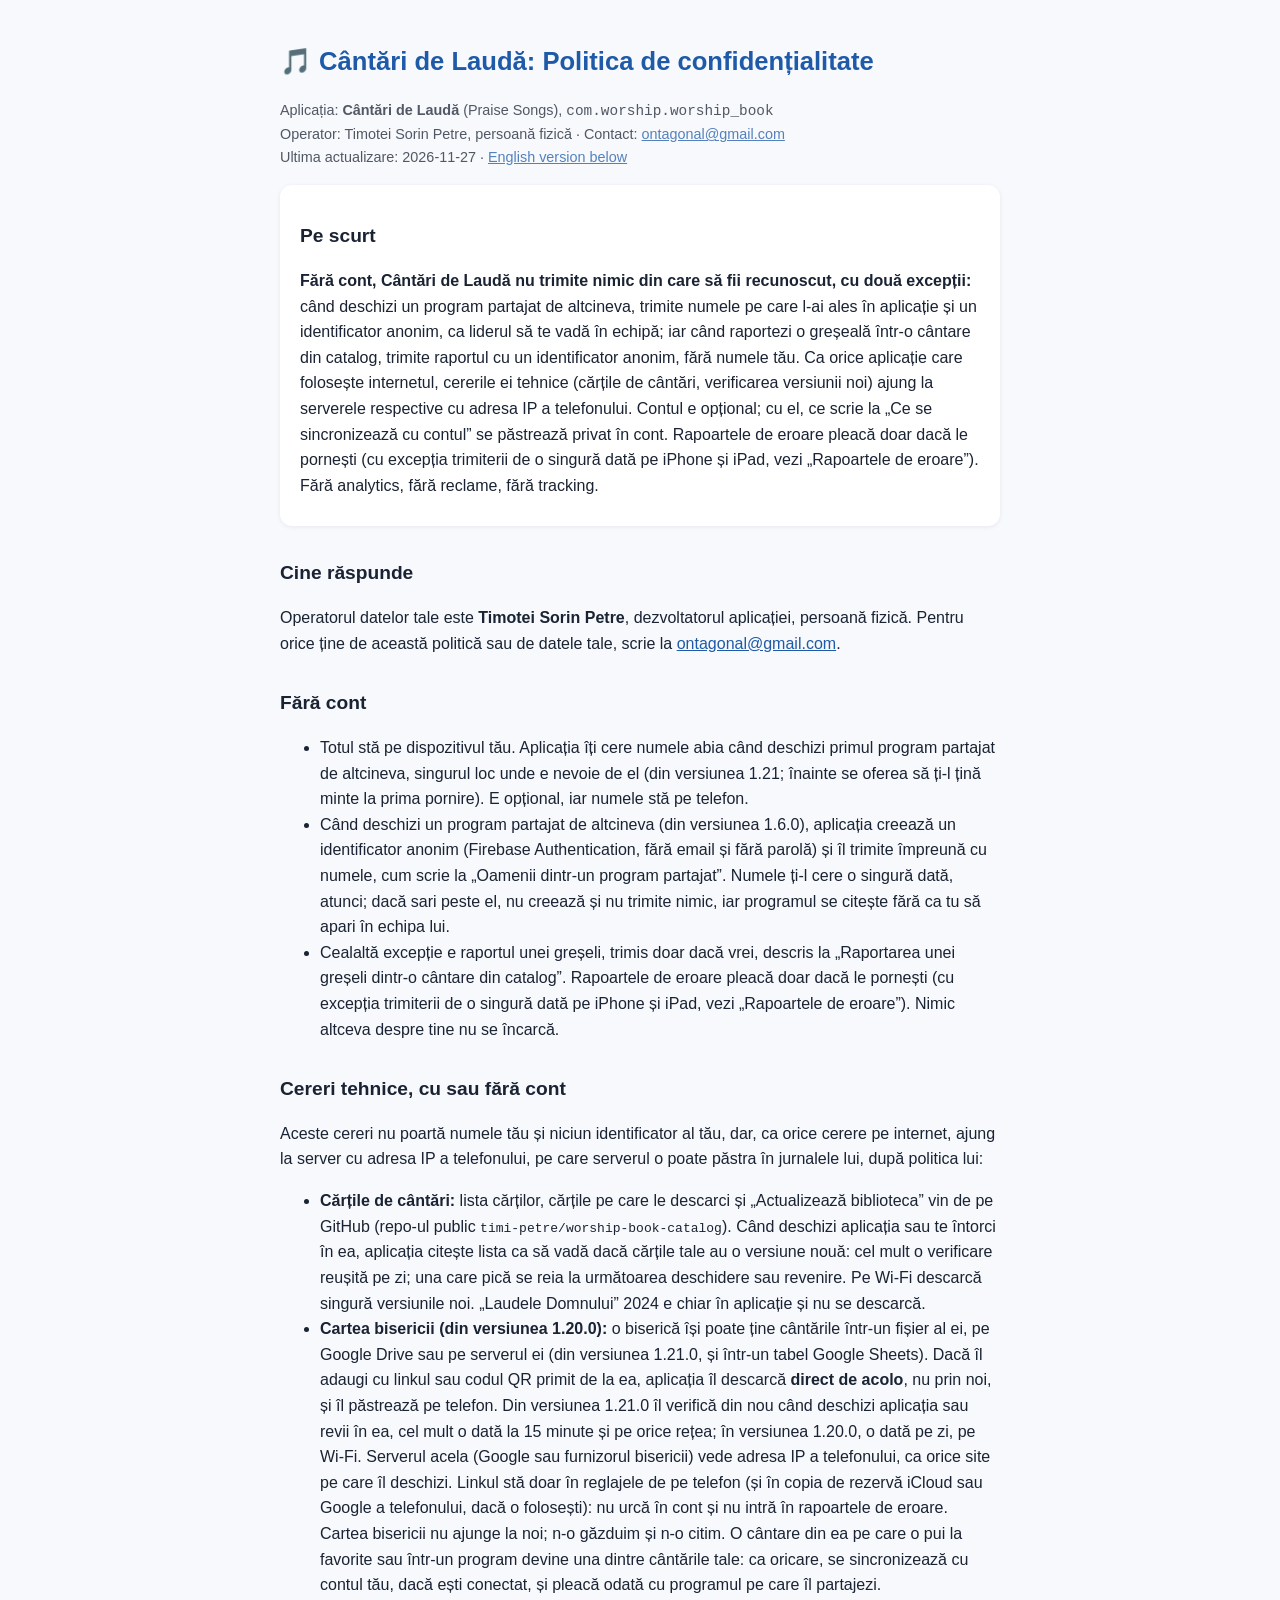
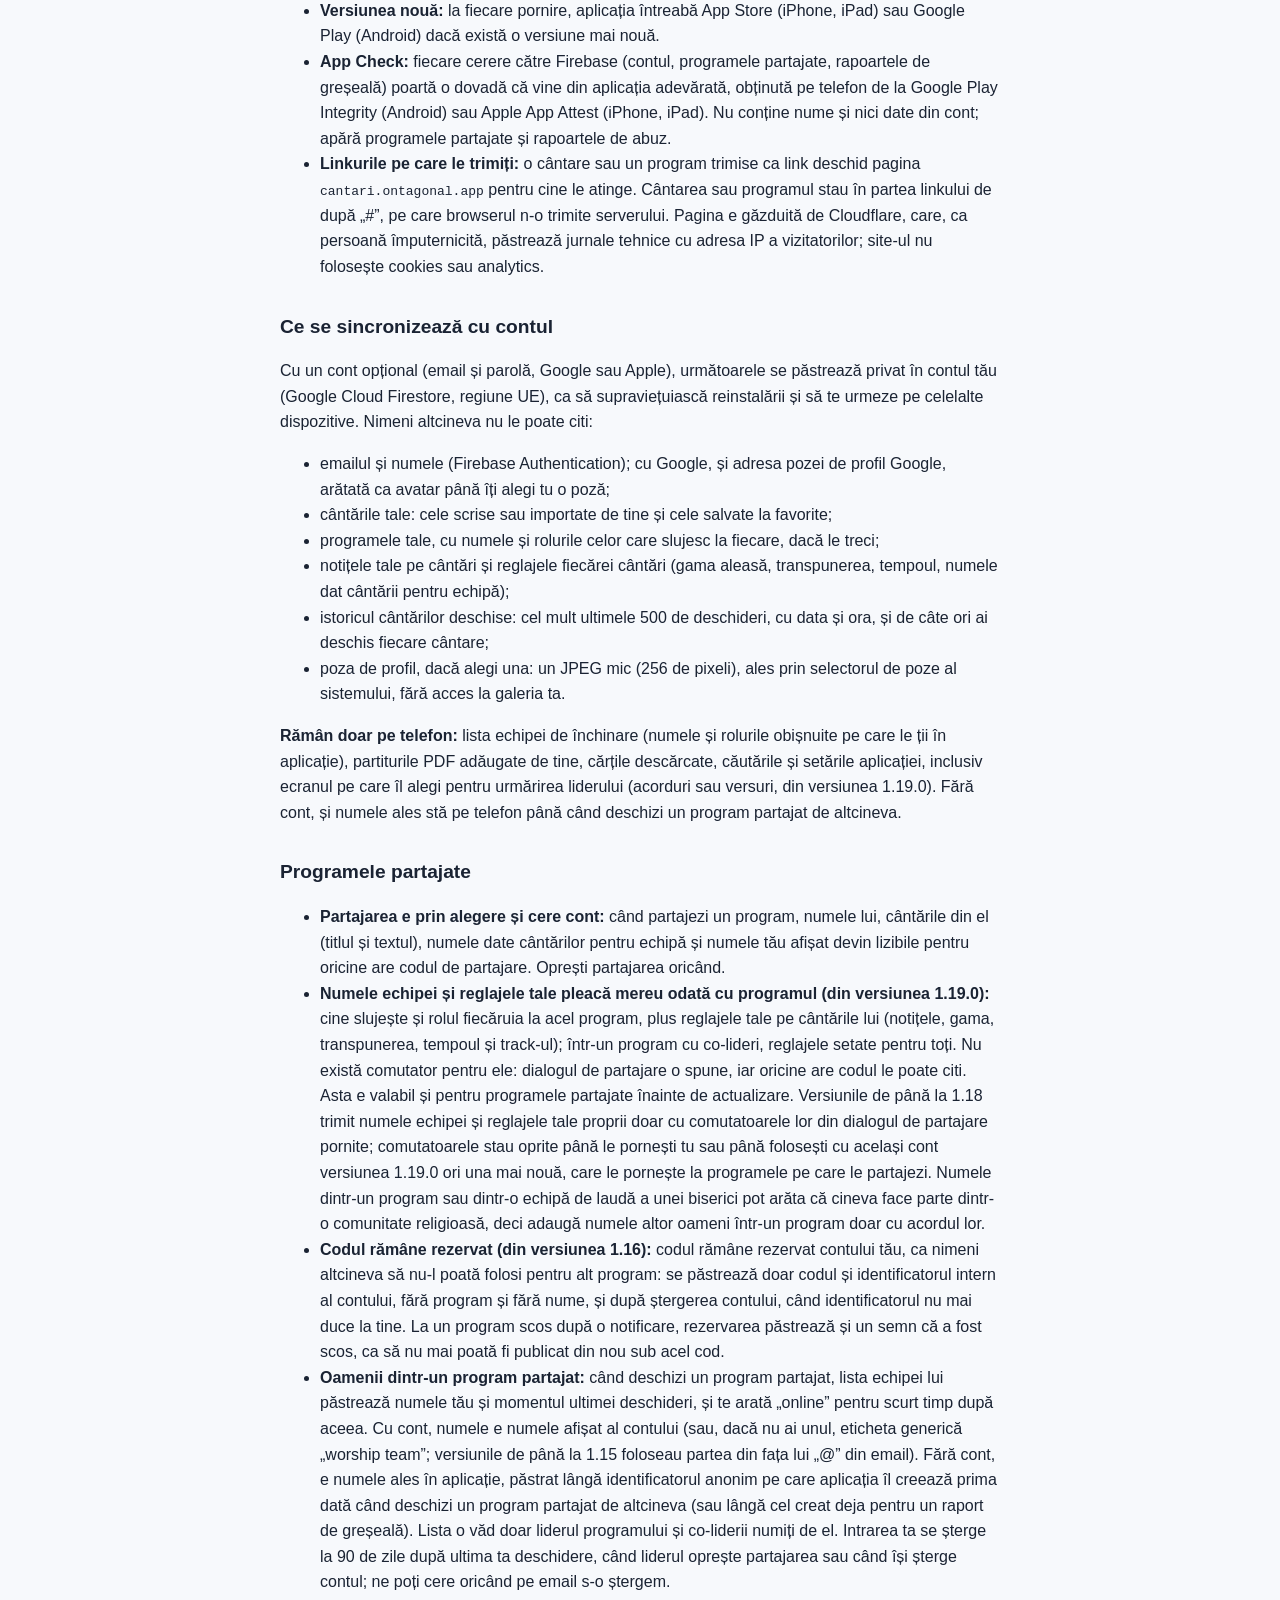
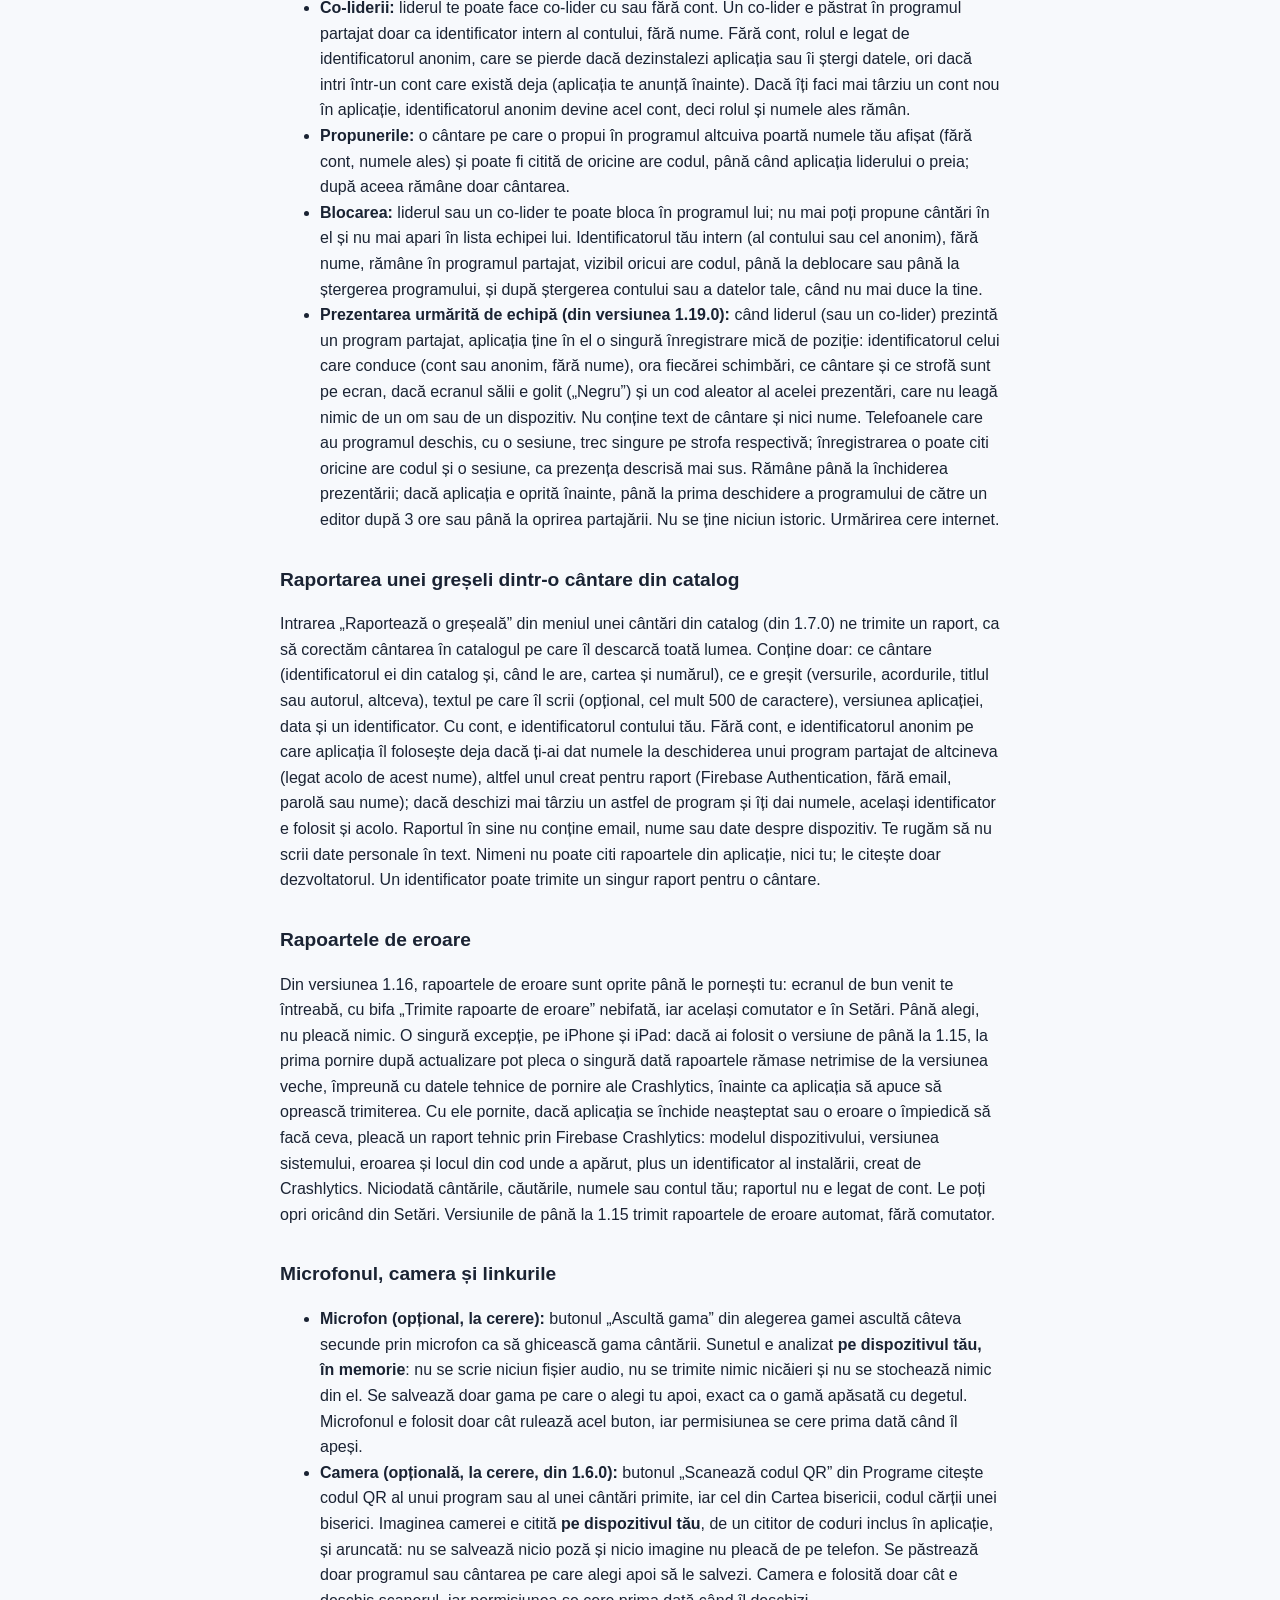
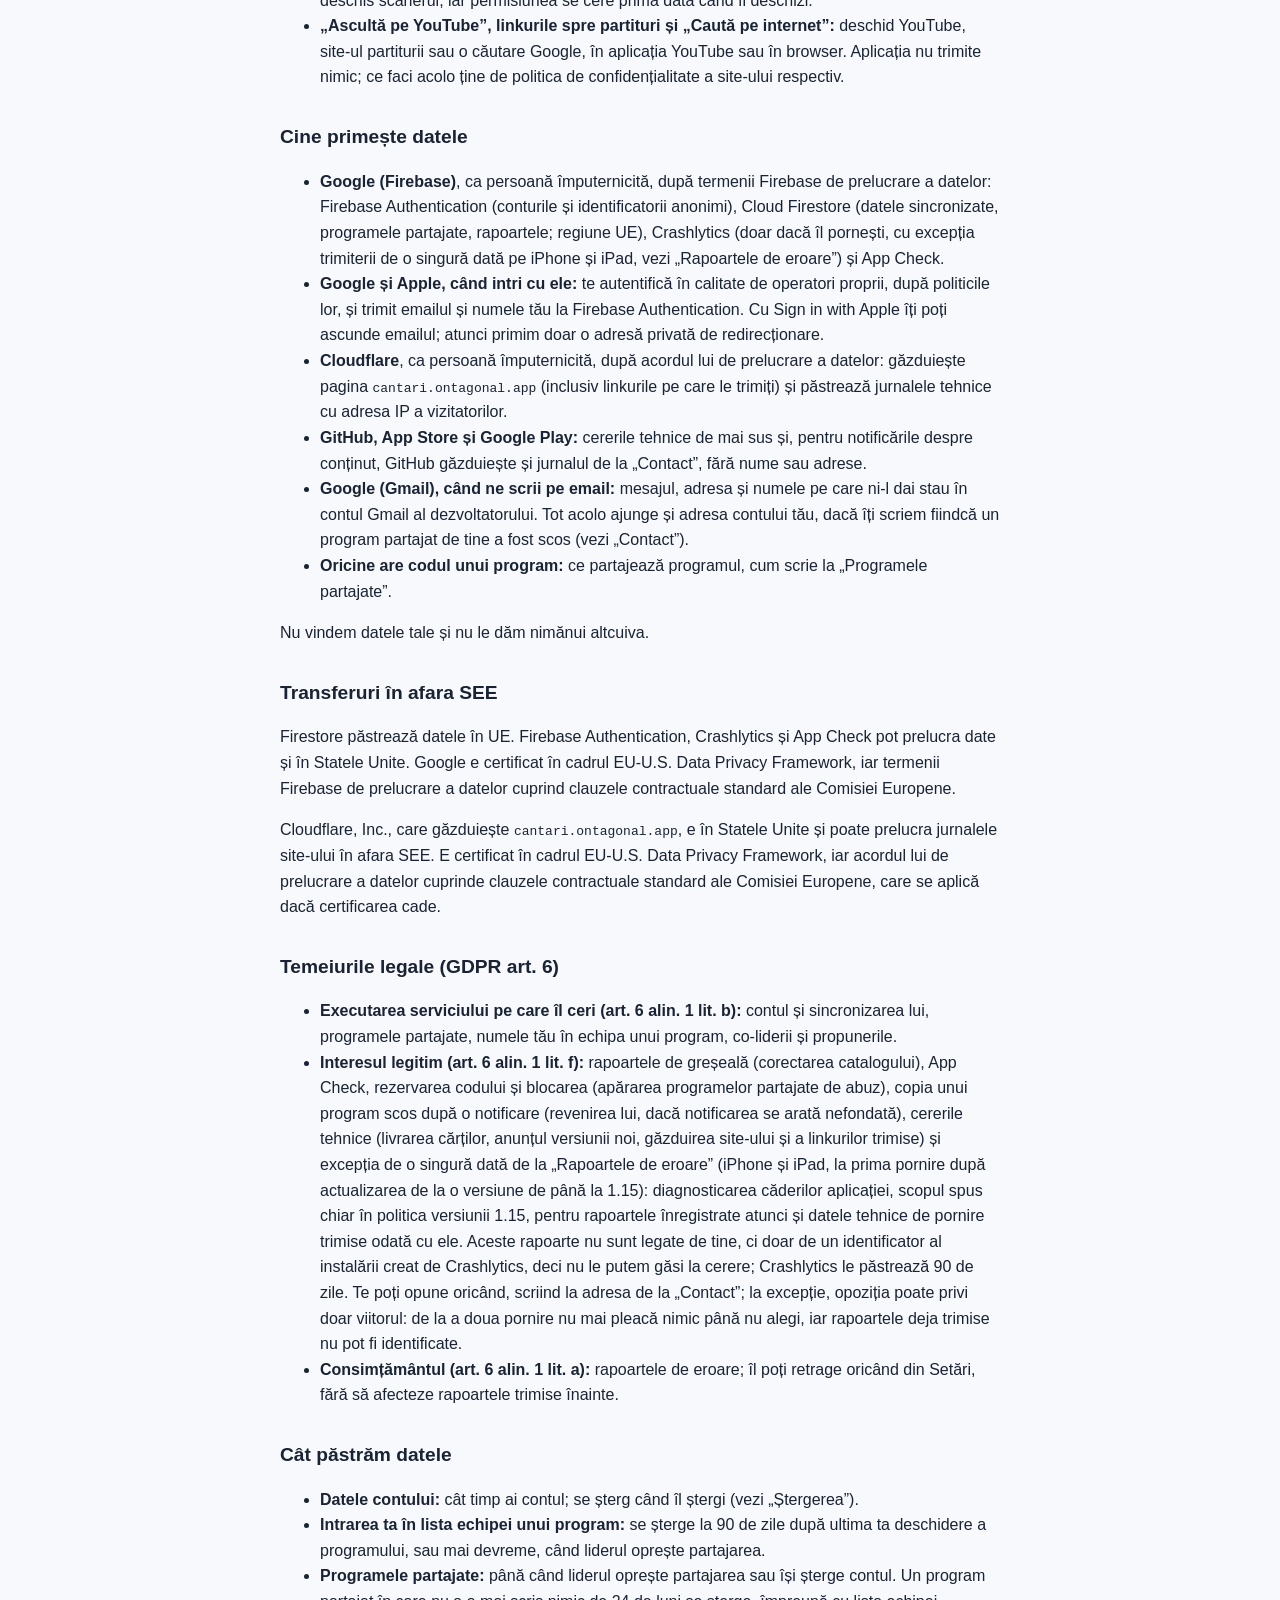
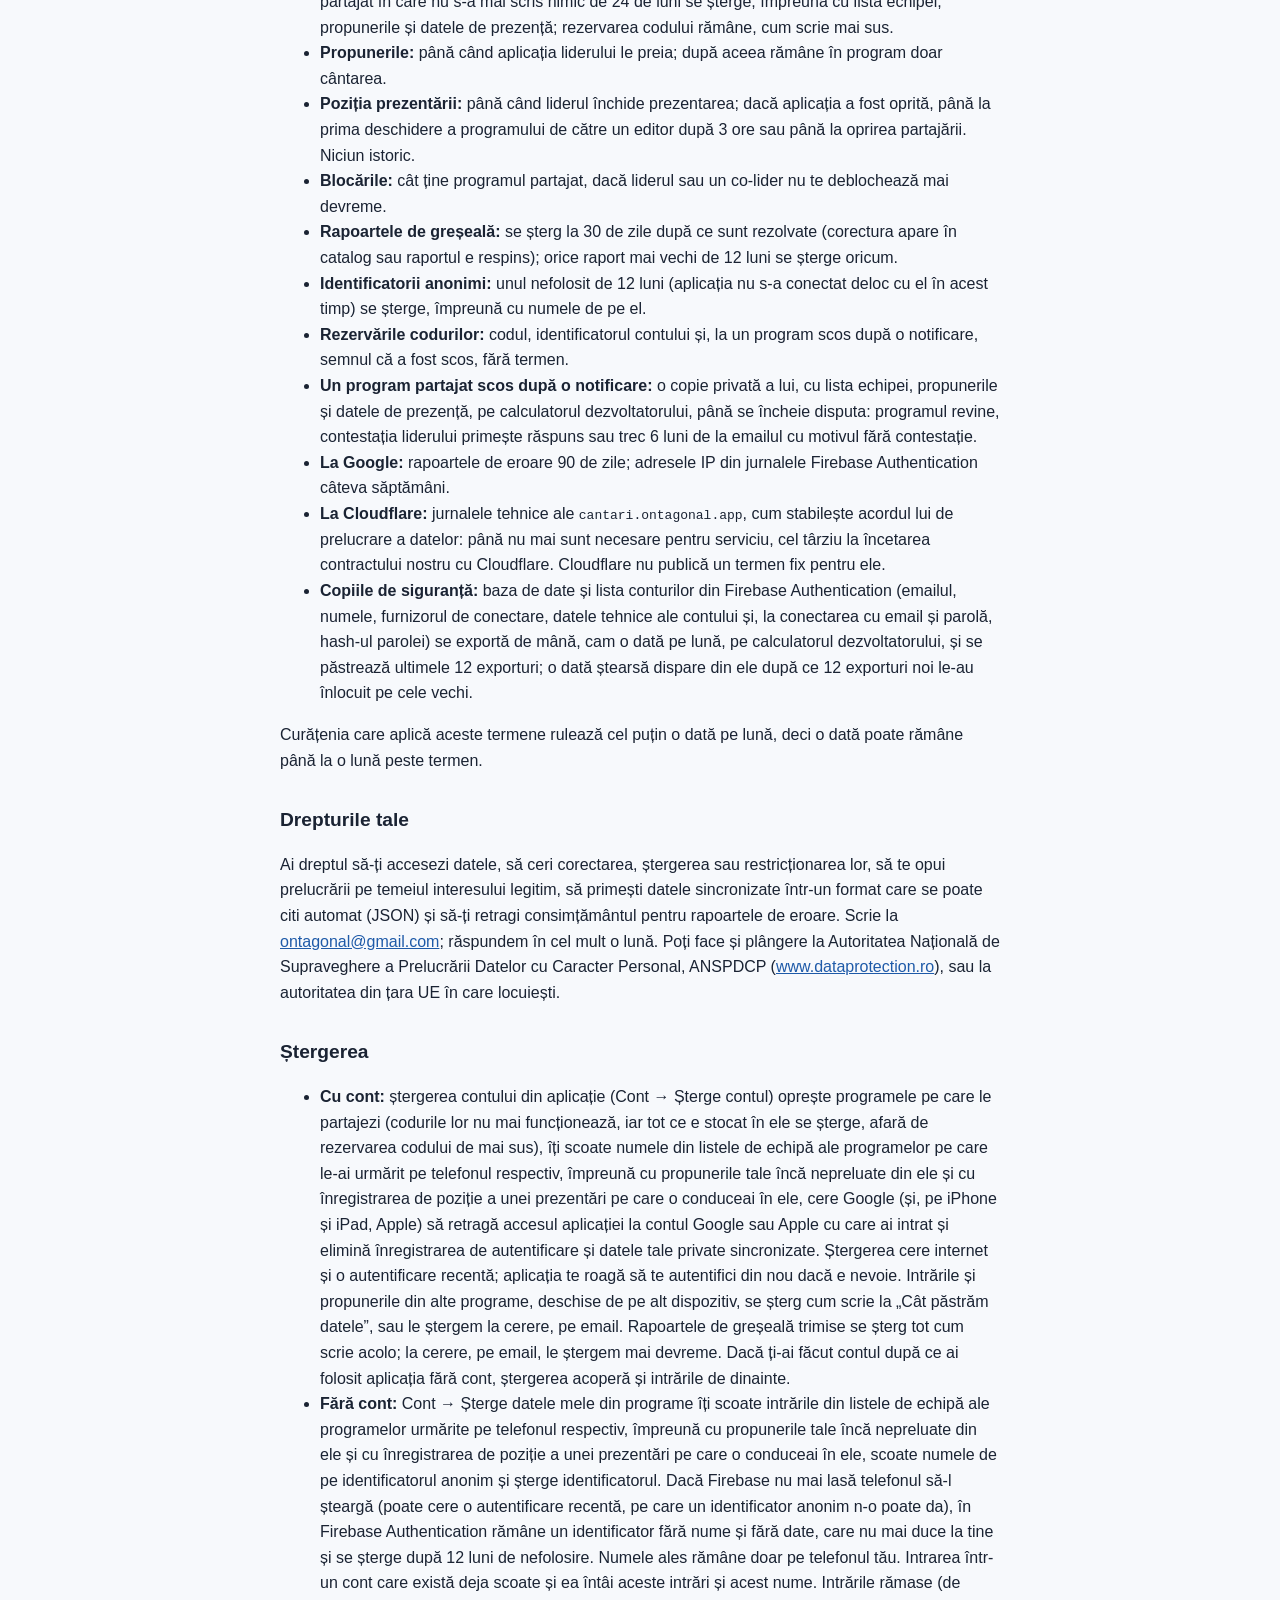
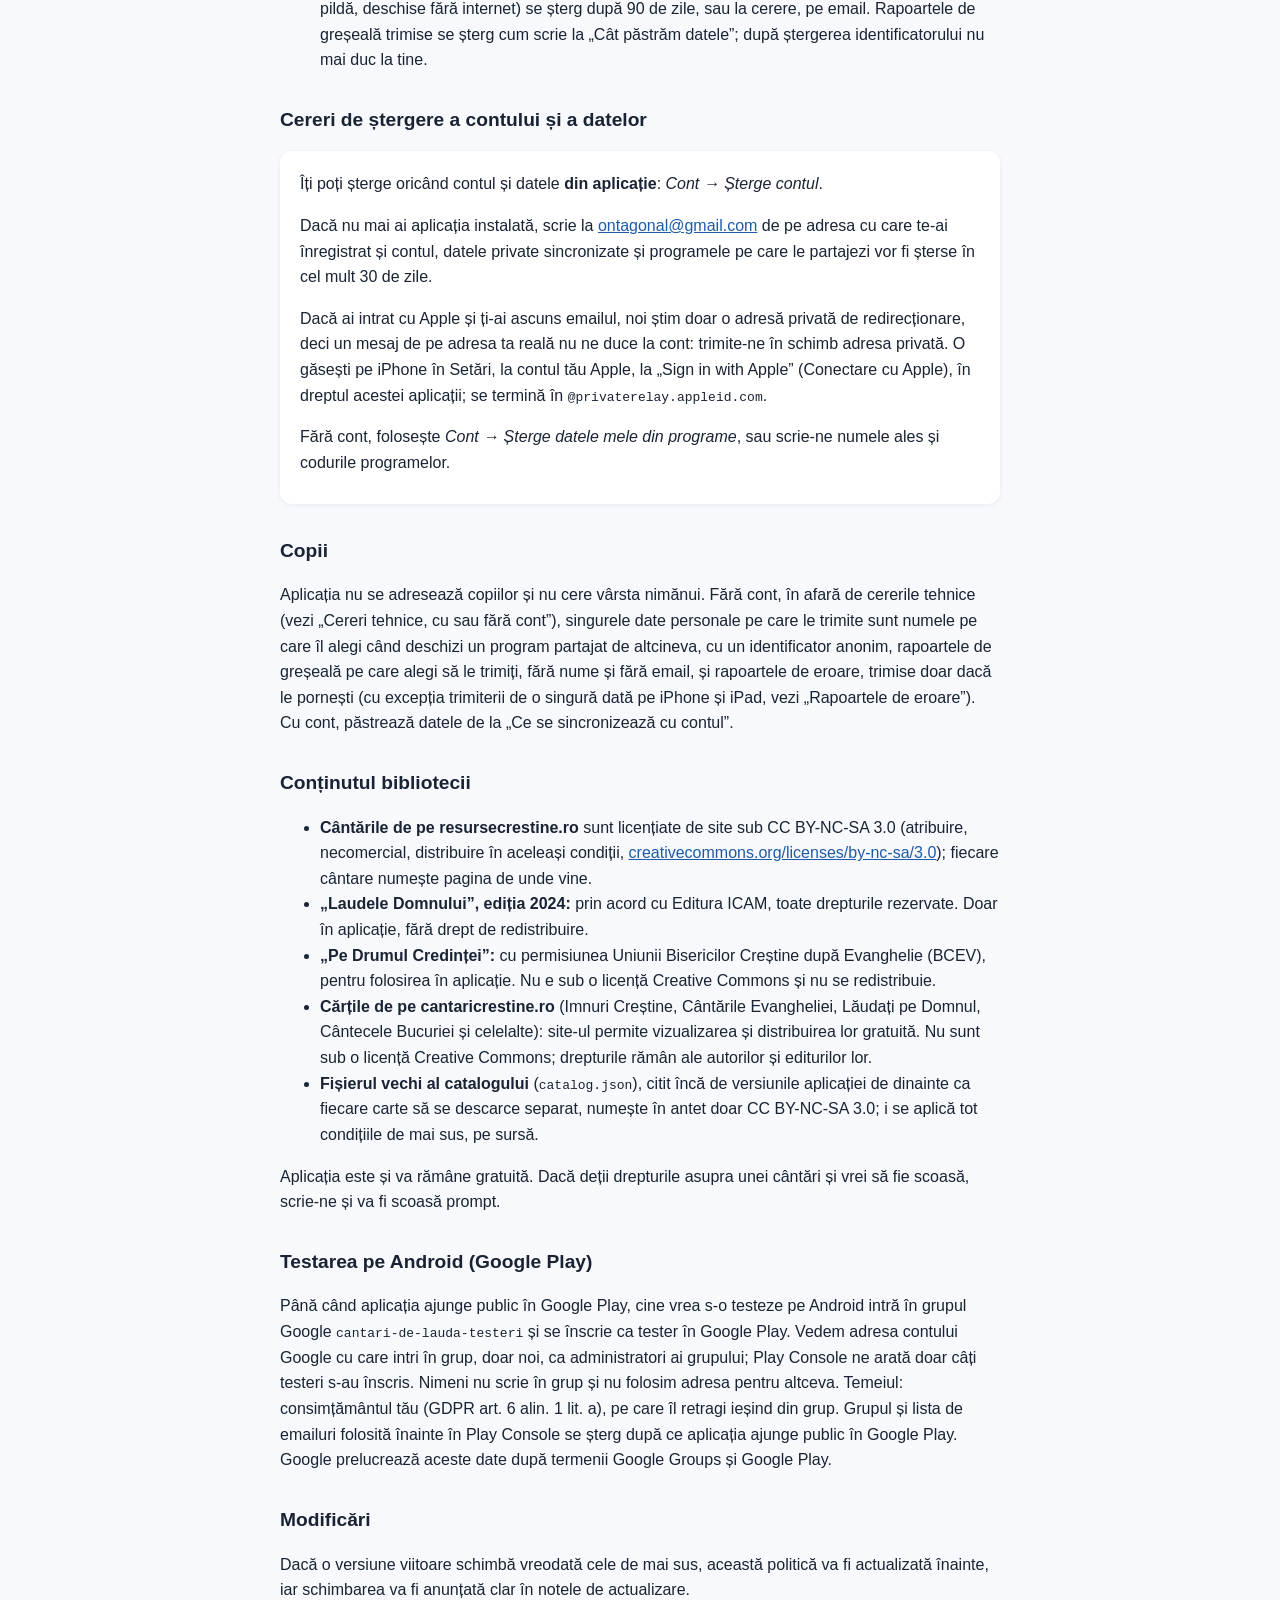
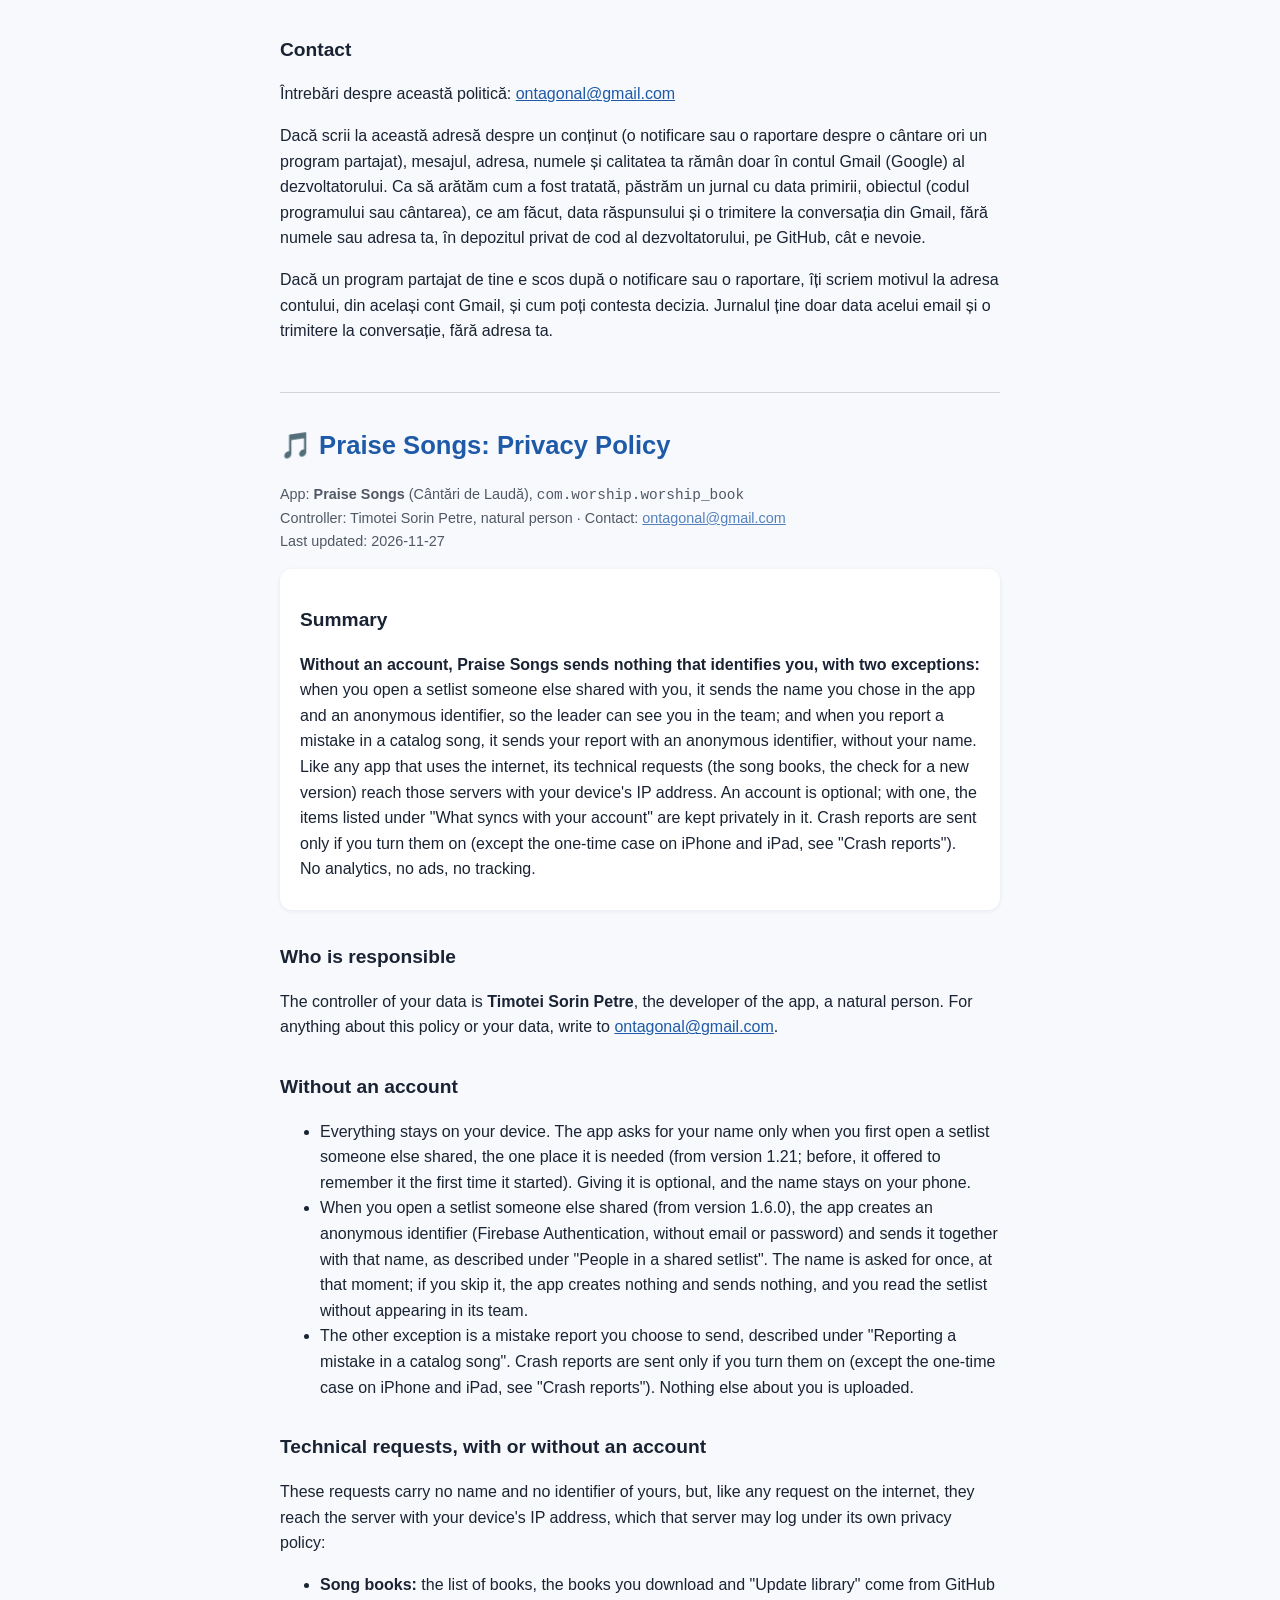
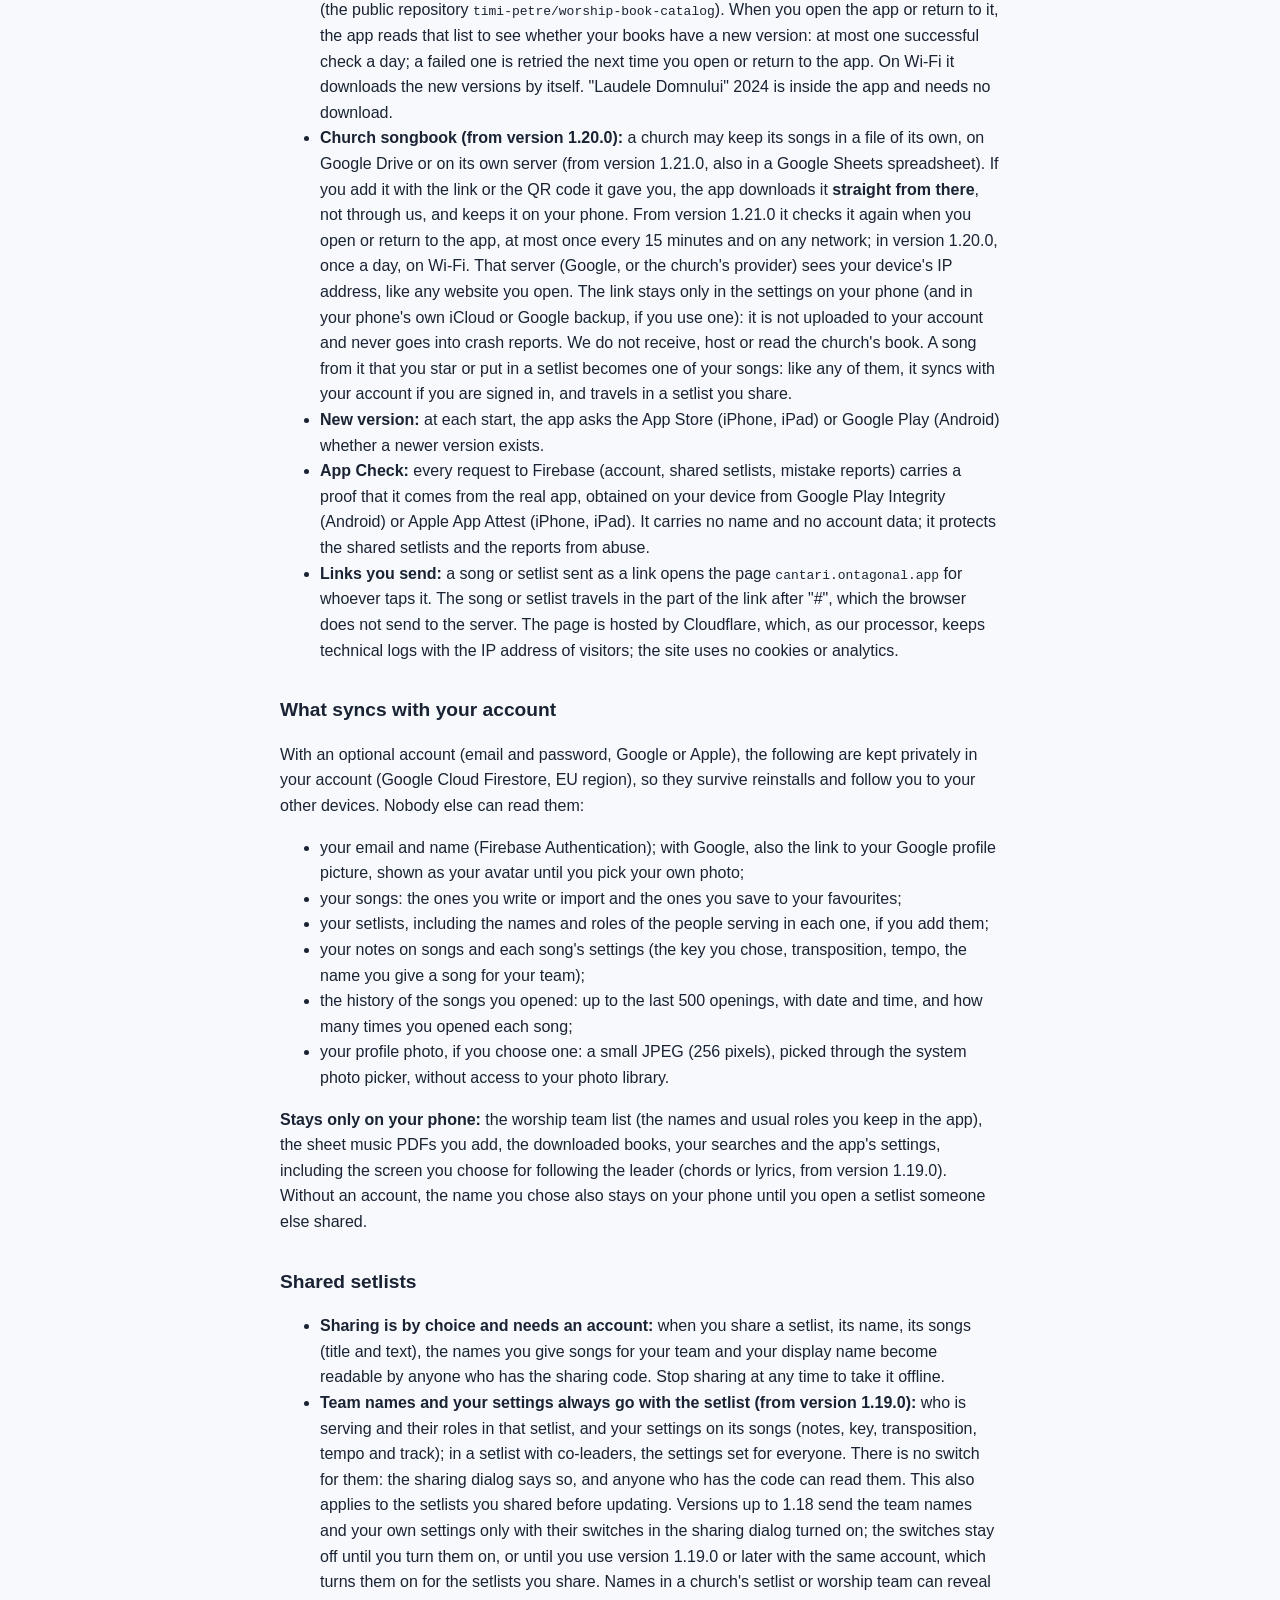
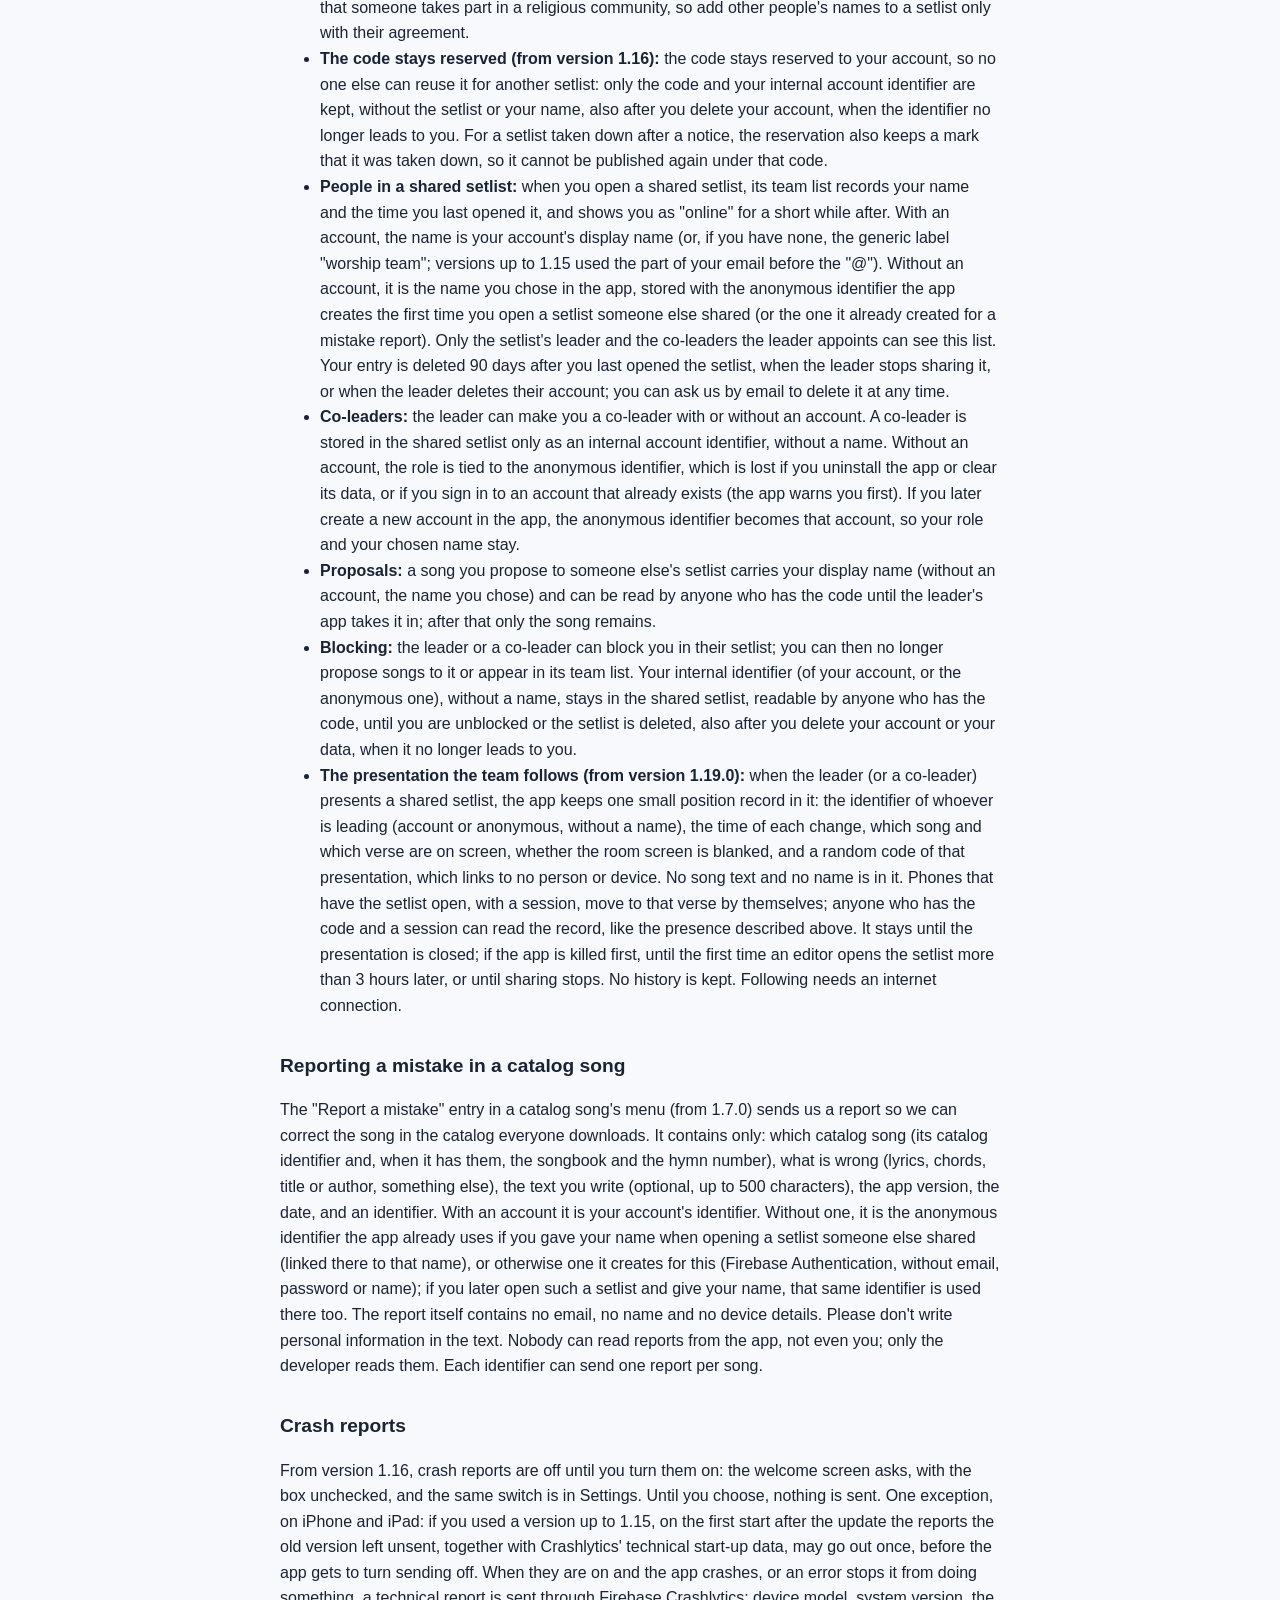
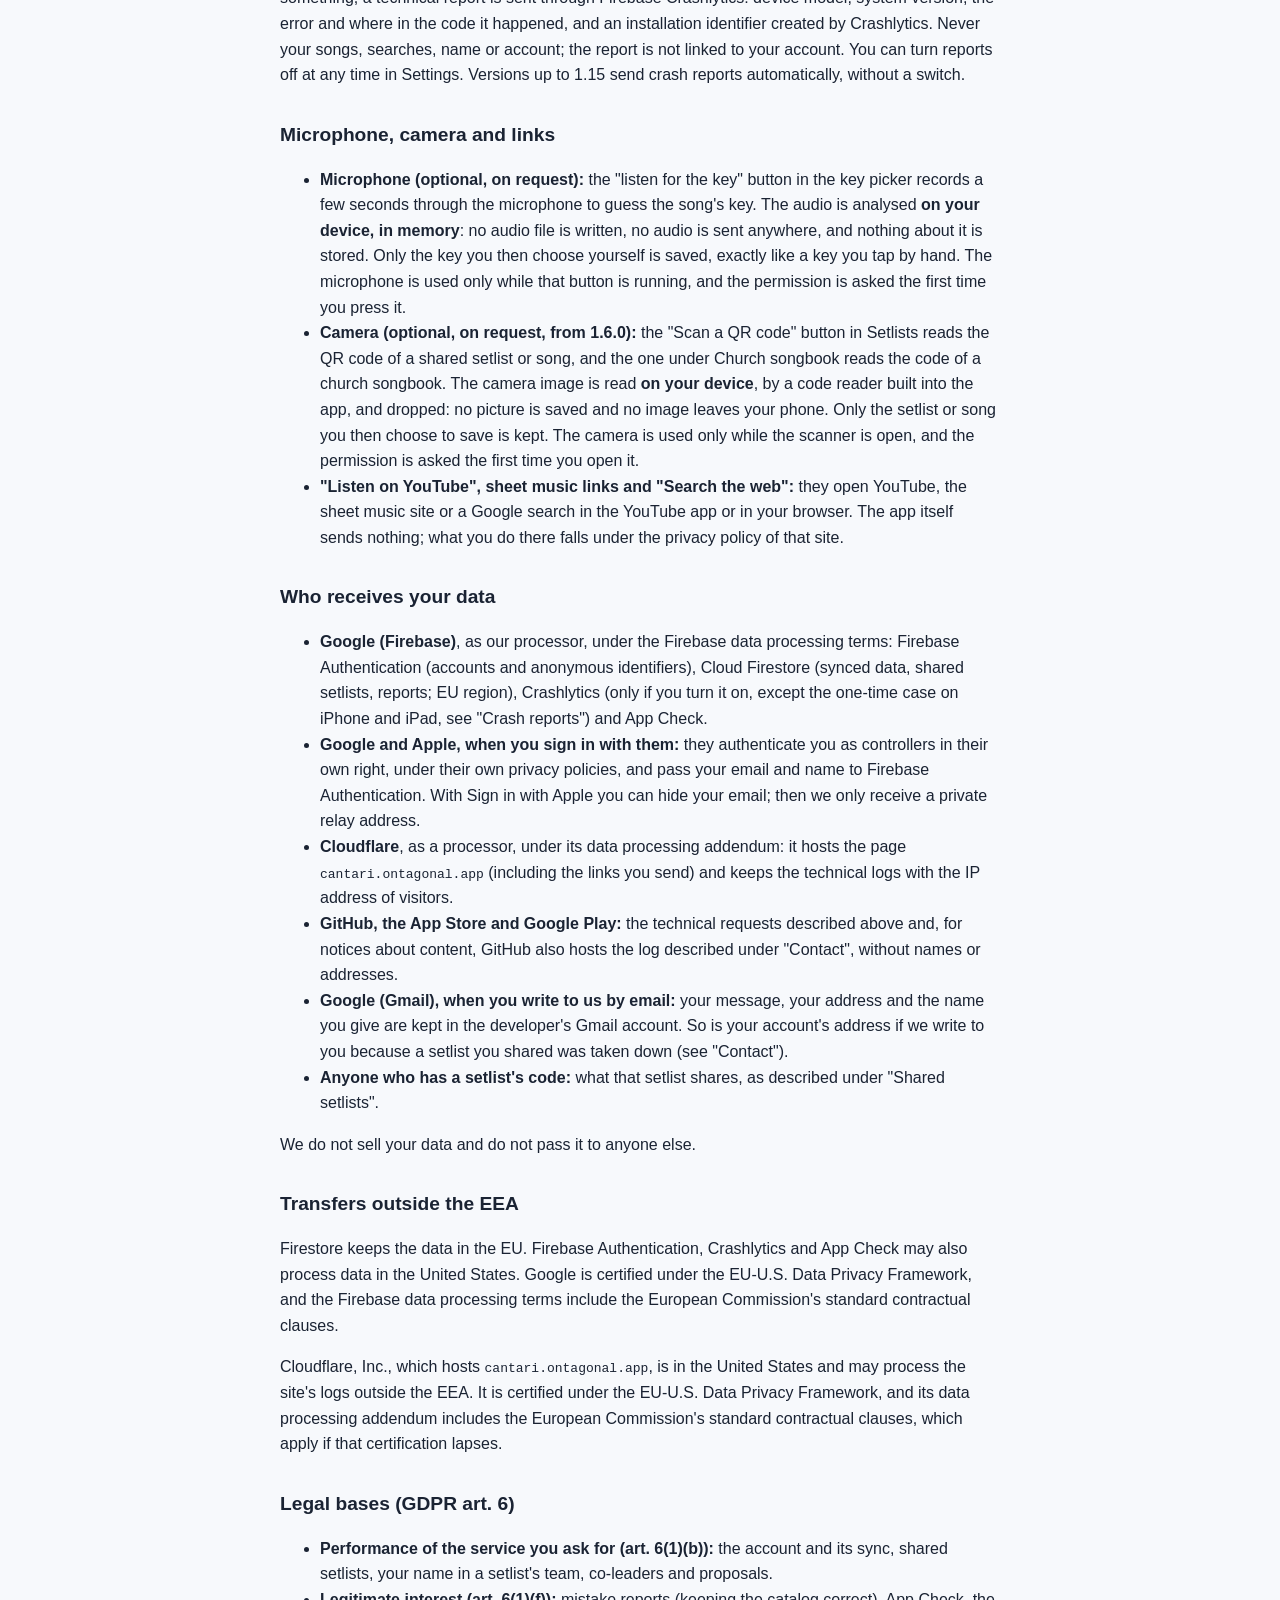
<file: docs/index.html>
<!doctype html>
<html lang="ro">
<head>
<meta charset="utf-8">
<meta name="viewport" content="width=device-width, initial-scale=1">
<title>Politica de confidențialitate: Cântări de Laudă / Privacy Policy: Praise Songs</title>
<style>
  :root { color-scheme: light dark; }
  body {
    font-family: -apple-system, "Segoe UI", Roboto, sans-serif;
    line-height: 1.6; max-width: 720px; margin: 0 auto; padding: 24px 20px 64px;
    color: #1a2333; background: #f7f9fc;
  }
  @media (prefers-color-scheme: dark) {
    body { color: #e6ebf2; background: #10151d; }
    a { color: #9cc3ff; }
    .card { background: #171e29; }
  }
  h1 { font-size: 1.6rem; color: #1e5aa8; }
  @media (prefers-color-scheme: dark) { h1 { color: #9cc3ff; } }
  h2 { font-size: 1.2rem; margin-top: 2rem; }
  h3 { font-size: 1.05rem; }
  .meta { font-size: .9rem; opacity: .75; }
  .card {
    background: #fff; border-radius: 12px; padding: 4px 20px 12px;
    margin: 16px 0; box-shadow: 0 1px 4px rgba(20, 40, 80, .08);
  }
  hr { border: none; border-top: 1px solid rgba(128,128,128,.3); margin: 3rem 0 2rem; }
  a { color: #1e5aa8; }
</style>
</head>
<body>

<h1>🎵 Cântări de Laudă: Politica de confidențialitate</h1>
<p class="meta">
  Aplicația: <strong>Cântări de Laudă</strong> (Praise Songs), <code>com.worship.worship_book</code><br>
  Operator: Timotei Sorin Petre, persoană fizică · Contact: <a href="mailto:ontagonal@gmail.com">ontagonal@gmail.com</a><br>
  Ultima actualizare: 2026-11-27 · <a href="#english">English version below</a>
</p>

<div class="card">
<h2>Pe scurt</h2>
<p><strong>Fără cont, Cântări de Laudă nu trimite nimic din care să fii recunoscut, cu
două excepții:</strong> când deschizi un program partajat de altcineva, trimite numele pe
care l-ai ales în aplicație și un identificator anonim, ca liderul să te vadă în echipă;
iar când raportezi o greșeală într-o cântare din catalog, trimite raportul cu un
identificator anonim, fără numele tău. Ca orice aplicație care folosește internetul,
cererile ei tehnice (cărțile de cântări, verificarea versiunii noi) ajung la serverele
respective cu adresa IP a telefonului. Contul e opțional; cu el, ce scrie la „Ce se
sincronizează cu contul” se păstrează privat în cont. Rapoartele de eroare
pleacă doar dacă le pornești (cu excepția trimiterii de o singură dată pe iPhone
și iPad, vezi „Rapoartele de eroare”). Fără analytics, fără reclame, fără
tracking.</p>
</div>

<h2>Cine răspunde</h2>
<p>Operatorul datelor tale este <strong>Timotei Sorin Petre</strong>, dezvoltatorul
aplicației, persoană fizică. Pentru orice ține de această politică sau de datele tale,
scrie la <a href="mailto:ontagonal@gmail.com">ontagonal@gmail.com</a>.</p>

<h2>Fără cont</h2>
<ul>
  <li>Totul stă pe dispozitivul tău. Aplicația îți cere numele abia când deschizi primul
  program partajat de altcineva, singurul loc unde e nevoie de el (din versiunea 1.21;
  înainte se oferea să ți-l țină minte la prima pornire). E opțional, iar numele stă pe
  telefon.</li>
  <li>Când deschizi un program partajat de altcineva (din versiunea 1.6.0), aplicația
  creează un identificator anonim (Firebase Authentication, fără email și fără parolă) și
  îl trimite împreună cu numele, cum scrie la „Oamenii dintr-un program partajat”. Numele
  ți-l cere o singură dată, atunci; dacă sari peste el, nu creează și nu trimite nimic, iar
  programul se citește fără ca tu să apari în echipa lui.</li>
  <li>Cealaltă excepție e raportul unei greșeli, trimis doar dacă vrei, descris la
  „Raportarea unei greșeli dintr-o cântare din catalog”. Rapoartele de eroare pleacă doar
  dacă le pornești (cu excepția trimiterii de o singură dată pe iPhone și iPad, vezi
  „Rapoartele de eroare”). Nimic altceva despre tine nu se încarcă.</li>
</ul>

<h2>Cereri tehnice, cu sau fără cont</h2>
<p>Aceste cereri nu poartă numele tău și niciun identificator al tău, dar, ca orice cerere
pe internet, ajung la server cu adresa IP a telefonului, pe care serverul o poate păstra în
jurnalele lui, după politica lui:</p>
<ul>
  <li><strong>Cărțile de cântări:</strong> lista cărților, cărțile pe care le descarci și
  „Actualizează biblioteca” vin de pe GitHub (repo-ul public
  <code>timi-petre/worship-book-catalog</code>). Când deschizi aplicația sau te întorci
  în ea, aplicația citește lista ca să vadă dacă cărțile tale au o versiune nouă: cel mult
  o verificare reușită pe zi; una care pică se reia la următoarea deschidere sau revenire.
  Pe Wi-Fi descarcă singură versiunile noi. „Laudele Domnului” 2024 e chiar în aplicație
  și nu se descarcă.</li>
  <li><strong>Cartea bisericii (din versiunea 1.20.0):</strong> o biserică își poate ține
  cântările într-un fișier al ei, pe Google Drive sau pe serverul ei (din versiunea
  1.21.0, și într-un tabel Google Sheets). Dacă îl adaugi cu linkul sau codul QR primit de
  la ea, aplicația îl descarcă <strong>direct de acolo</strong>, nu prin noi, și îl
  păstrează pe telefon. Din versiunea 1.21.0 îl verifică din nou când deschizi aplicația
  sau revii în ea, cel mult o dată la 15 minute și pe orice rețea; în versiunea 1.20.0, o
  dată pe zi, pe Wi-Fi. Serverul acela (Google sau furnizorul bisericii) vede adresa IP a
  telefonului, ca orice site pe care îl deschizi. Linkul stă doar în reglajele de pe
  telefon (și în copia de rezervă iCloud sau Google a telefonului, dacă o folosești): nu
  urcă în cont și nu intră în rapoartele de eroare. Cartea bisericii nu ajunge la noi;
  n-o găzduim și n-o citim. O cântare din ea pe care o pui la favorite sau într-un
  program devine una dintre cântările tale: ca oricare, se sincronizează cu contul tău,
  dacă ești conectat, și pleacă odată cu programul pe care îl partajezi.</li>
  <li><strong>Versiunea nouă:</strong> la fiecare pornire, aplicația întreabă App Store
  (iPhone, iPad) sau Google Play (Android) dacă există o versiune mai nouă.</li>
  <li><strong>App Check:</strong> fiecare cerere către Firebase (contul, programele
  partajate, rapoartele de greșeală) poartă o dovadă că vine din aplicația adevărată,
  obținută pe telefon de la Google Play Integrity (Android) sau Apple App Attest (iPhone,
  iPad). Nu conține nume și nici date din cont; apără programele partajate și rapoartele
  de abuz.</li>
  <li><strong>Linkurile pe care le trimiți:</strong> o cântare sau un program trimise ca
  link deschid pagina <code>cantari.ontagonal.app</code> pentru cine le atinge. Cântarea
  sau programul stau în partea linkului de după „#”, pe care browserul n-o trimite
  serverului. Pagina e găzduită de Cloudflare, care, ca persoană împuternicită, păstrează
  jurnale tehnice cu adresa IP a vizitatorilor; site-ul nu folosește cookies sau
  analytics.</li>
</ul>

<h2>Ce se sincronizează cu contul</h2>
<p>Cu un cont opțional (email și parolă, Google sau Apple), următoarele se păstrează
privat în contul tău (Google Cloud Firestore, regiune UE), ca să supraviețuiască
reinstalării și să te urmeze pe celelalte dispozitive. Nimeni altcineva nu le poate
citi:</p>
<ul>
  <li>emailul și numele (Firebase Authentication); cu Google, și adresa pozei de profil
  Google, arătată ca avatar până îți alegi tu o poză;</li>
  <li>cântările tale: cele scrise sau importate de tine și cele salvate la favorite;</li>
  <li>programele tale, cu numele și rolurile celor care slujesc la fiecare, dacă le
  treci;</li>
  <li>notițele tale pe cântări și reglajele fiecărei cântări (gama aleasă, transpunerea,
  tempoul, numele dat cântării pentru echipă);</li>
  <li>istoricul cântărilor deschise: cel mult ultimele 500 de deschideri, cu data și ora,
  și de câte ori ai deschis fiecare cântare;</li>
  <li>poza de profil, dacă alegi una: un JPEG mic (256 de pixeli), ales prin selectorul
  de poze al sistemului, fără acces la galeria ta.</li>
</ul>
<p><strong>Rămân doar pe telefon:</strong> lista echipei de închinare (numele și rolurile
obișnuite pe care le ții în aplicație), partiturile PDF adăugate de tine, cărțile
descărcate, căutările și setările aplicației, inclusiv ecranul pe care îl alegi pentru
urmărirea liderului (acorduri sau versuri, din versiunea 1.19.0). Fără cont, și numele
ales stă pe telefon până când deschizi un program partajat de altcineva.</p>

<h2>Programele partajate</h2>
<ul>
  <li><strong>Partajarea e prin alegere și cere cont:</strong> când partajezi un program,
  numele lui, cântările din el (titlul și textul), numele date cântărilor pentru echipă și
  numele tău afișat devin lizibile pentru oricine are codul de partajare. Oprești
  partajarea oricând.</li>
  <li><strong>Numele echipei și reglajele tale pleacă mereu odată cu programul (din
  versiunea 1.19.0):</strong> cine slujește și rolul fiecăruia la acel program, plus
  reglajele tale pe cântările lui (notițele, gama, transpunerea, tempoul și track-ul);
  într-un program cu co-lideri, reglajele setate pentru toți. Nu există comutator pentru
  ele: dialogul de partajare o spune, iar oricine are codul le poate citi. Asta e valabil
  și pentru programele partajate înainte de actualizare. Versiunile de până la 1.18 trimit
  numele echipei și reglajele tale proprii doar cu comutatoarele lor din dialogul de
  partajare pornite; comutatoarele stau oprite până le pornești tu sau până folosești cu
  același cont versiunea 1.19.0 ori una mai nouă, care le pornește la programele pe care
  le partajezi. Numele dintr-un program sau dintr-o echipă de laudă a unei biserici pot
  arăta că cineva face parte dintr-o comunitate religioasă, deci adaugă numele altor
  oameni într-un program doar cu acordul lor.</li>
  <li><strong>Codul rămâne rezervat (din versiunea 1.16):</strong> codul rămâne rezervat
  contului tău, ca nimeni altcineva să nu-l poată folosi pentru alt program: se păstrează
  doar codul și identificatorul intern al contului, fără program și fără nume,
  și după ștergerea contului, când identificatorul nu mai duce la tine. La un
  program scos după o notificare, rezervarea păstrează și un semn că a fost
  scos, ca să nu mai poată fi publicat din nou sub acel cod.</li>
  <li><strong>Oamenii dintr-un program partajat:</strong> când deschizi un program
  partajat, lista echipei lui păstrează numele tău și momentul ultimei deschideri, și te
  arată „online” pentru scurt timp după aceea. Cu cont, numele e numele afișat al contului
  (sau, dacă nu ai unul, eticheta generică „worship team”; versiunile de până la 1.15
  foloseau partea din fața lui „@” din email). Fără cont, e numele ales în aplicație,
  păstrat lângă identificatorul anonim pe care aplicația îl creează prima dată când
  deschizi un program partajat de altcineva (sau lângă cel creat deja pentru un raport de
  greșeală). Lista o văd doar liderul programului și co-liderii numiți de el. Intrarea ta
  se șterge la 90 de zile după ultima ta deschidere, când liderul oprește partajarea sau
  când își șterge contul; ne poți cere oricând pe email s-o ștergem.</li>
  <li><strong>Co-liderii:</strong> liderul te poate face co-lider cu sau fără cont. Un
  co-lider e păstrat în programul partajat doar ca identificator intern al contului, fără
  nume. Fără cont, rolul e legat de identificatorul anonim, care se pierde dacă
  dezinstalezi aplicația sau îi ștergi datele, ori dacă intri într-un cont care există
  deja (aplicația te anunță înainte). Dacă îți faci mai târziu un cont nou în aplicație,
  identificatorul anonim devine acel cont, deci rolul și numele ales rămân.</li>
  <li><strong>Propunerile:</strong> o cântare pe care o propui în programul altcuiva
  poartă numele tău afișat (fără cont, numele ales) și poate fi citită de oricine are
  codul, până când aplicația liderului o preia; după aceea rămâne doar cântarea.</li>
  <li><strong>Blocarea:</strong> liderul sau un co-lider te poate bloca în programul
  lui; nu mai poți propune cântări în el și nu mai apari în lista echipei lui.
  Identificatorul tău intern (al contului sau cel anonim), fără nume, rămâne în programul
  partajat, vizibil oricui are codul, până la deblocare sau până la ștergerea programului,
  și după ștergerea contului sau a datelor tale, când nu mai duce la tine.</li>
  <li><strong>Prezentarea urmărită de echipă (din versiunea 1.19.0):</strong> când
  liderul (sau un co-lider) prezintă un program partajat, aplicația ține în el o singură
  înregistrare mică de poziție: identificatorul celui care conduce (cont sau anonim, fără
  nume), ora fiecărei schimbări, ce cântare și ce strofă sunt pe ecran, dacă ecranul
  sălii e golit („Negru”) și un cod aleator al acelei prezentări, care nu leagă nimic de
  un om sau de un dispozitiv. Nu conține text de cântare și nici nume. Telefoanele care
  au programul deschis, cu o sesiune, trec singure pe strofa respectivă; înregistrarea o
  poate citi oricine are codul și o sesiune, ca prezența descrisă mai sus. Rămâne până la
  închiderea prezentării; dacă aplicația e oprită înainte, până la prima deschidere a
  programului de către un editor după 3 ore sau până la oprirea partajării. Nu se ține
  niciun istoric. Urmărirea cere internet.</li>
</ul>

<h2>Raportarea unei greșeli dintr-o cântare din catalog</h2>
<p>Intrarea „Raportează o greșeală” din meniul unei cântări din catalog (din 1.7.0) ne
trimite un raport, ca să corectăm cântarea în catalogul pe care îl descarcă toată lumea.
Conține doar: ce cântare (identificatorul ei din catalog și, când le are, cartea și
numărul), ce e greșit (versurile, acordurile, titlul sau autorul, altceva), textul pe care
îl scrii (opțional, cel mult 500 de caractere), versiunea aplicației, data și un
identificator. Cu cont, e identificatorul contului tău. Fără cont, e identificatorul anonim
pe care aplicația îl folosește deja dacă ți-ai dat numele la deschiderea unui program
partajat de altcineva (legat acolo de acest nume), altfel unul creat pentru raport
(Firebase Authentication, fără email, parolă sau nume); dacă deschizi mai târziu un astfel
de program și îți dai numele, același identificator e folosit și acolo. Raportul în sine
nu conține email, nume sau date despre dispozitiv. Te rugăm să nu scrii date personale în
text. Nimeni nu poate citi rapoartele din aplicație, nici tu; le citește doar
dezvoltatorul. Un identificator poate trimite un singur raport pentru o cântare.</p>

<h2>Rapoartele de eroare</h2>
<p>Din versiunea 1.16, rapoartele de eroare sunt oprite până le pornești tu: ecranul de
bun venit te întreabă, cu bifa „Trimite rapoarte de eroare” nebifată, iar același
comutator e în Setări. Până alegi, nu pleacă nimic. O singură excepție, pe iPhone și iPad: dacă ai
folosit o versiune de până la 1.15, la prima pornire după actualizare pot pleca o singură
dată rapoartele rămase netrimise de la versiunea veche, împreună cu datele tehnice de
pornire ale Crashlytics, înainte ca aplicația să apuce să oprească trimiterea. Cu ele
pornite, dacă aplicația se închide neașteptat sau o eroare o împiedică să facă ceva,
pleacă un raport tehnic prin Firebase Crashlytics: modelul dispozitivului, versiunea
sistemului, eroarea și locul din cod unde a apărut, plus un identificator al instalării,
creat de Crashlytics. Niciodată cântările, căutările, numele sau contul tău; raportul nu e
legat de cont. Le poți opri oricând din Setări. Versiunile de până la 1.15 trimit
rapoartele de eroare automat, fără comutator.</p>

<h2>Microfonul, camera și linkurile</h2>
<ul>
  <li><strong>Microfon (opțional, la cerere):</strong> butonul „Ascultă gama” din
  alegerea gamei ascultă câteva secunde prin microfon ca să ghicească gama cântării.
  Sunetul e analizat <strong>pe dispozitivul tău, în memorie</strong>: nu se scrie
  niciun fișier audio, nu se trimite nimic nicăieri și nu se stochează nimic din el.
  Se salvează doar gama pe care o alegi tu apoi, exact ca o gamă apăsată cu degetul.
  Microfonul e folosit doar cât rulează acel buton, iar permisiunea se cere prima dată
  când îl apeși.</li>
  <li><strong>Camera (opțională, la cerere, din 1.6.0):</strong> butonul „Scanează codul
  QR” din Programe citește codul QR al unui program sau al unei cântări primite, iar cel
  din Cartea bisericii, codul cărții unei biserici. Imaginea
  camerei e citită <strong>pe dispozitivul tău</strong>, de un cititor de coduri inclus în
  aplicație, și aruncată: nu se salvează nicio poză și nicio imagine nu pleacă de pe
  telefon. Se păstrează doar programul sau cântarea pe care alegi apoi să le salvezi.
  Camera e folosită doar cât e deschis scanerul, iar permisiunea se cere prima dată când
  îl deschizi.</li>
  <li><strong>„Ascultă pe YouTube”, linkurile spre partituri și „Caută pe
  internet”:</strong> deschid YouTube, site-ul partiturii sau o căutare Google, în
  aplicația YouTube sau în browser. Aplicația nu trimite nimic; ce faci acolo ține de
  politica de confidențialitate a site-ului respectiv.</li>
</ul>

<h2>Cine primește datele</h2>
<ul>
  <li><strong>Google (Firebase)</strong>, ca persoană împuternicită, după termenii Firebase
  de prelucrare a datelor: Firebase Authentication (conturile și identificatorii anonimi),
  Cloud Firestore (datele sincronizate, programele partajate, rapoartele; regiune UE),
  Crashlytics (doar dacă îl pornești, cu excepția trimiterii de o singură dată
  pe iPhone și iPad, vezi „Rapoartele de eroare”) și App Check.</li>
  <li><strong>Google și Apple, când intri cu ele:</strong> te autentifică în calitate de
  operatori proprii, după politicile lor, și trimit emailul și numele tău la Firebase
  Authentication. Cu Sign in with Apple îți poți ascunde emailul; atunci primim doar o
  adresă privată de redirecționare.</li>
  <li><strong>Cloudflare</strong>, ca persoană împuternicită, după acordul lui de prelucrare
  a datelor: găzduiește pagina <code>cantari.ontagonal.app</code> (inclusiv linkurile pe
  care le trimiți) și păstrează jurnalele tehnice cu adresa IP a vizitatorilor.</li>
  <li><strong>GitHub, App Store și Google Play:</strong> cererile tehnice de mai
  sus și, pentru notificările despre conținut, GitHub găzduiește și jurnalul de
  la „Contact”, fără nume sau adrese.</li>
  <li><strong>Google (Gmail), când ne scrii pe email:</strong> mesajul, adresa și numele pe
  care ni-l dai stau în contul Gmail al dezvoltatorului. Tot acolo ajunge și adresa
  contului tău, dacă îți scriem fiindcă un program partajat de tine a fost scos (vezi
  „Contact”).</li>
  <li><strong>Oricine are codul unui program:</strong> ce partajează programul, cum scrie
  la „Programele partajate”.</li>
</ul>
<p>Nu vindem datele tale și nu le dăm nimănui altcuiva.</p>

<h2>Transferuri în afara SEE</h2>
<p>Firestore păstrează datele în UE. Firebase Authentication, Crashlytics și App Check pot
prelucra date și în Statele Unite. Google e certificat în cadrul EU-U.S. Data Privacy
Framework, iar termenii Firebase de prelucrare a datelor cuprind clauzele contractuale
standard ale Comisiei Europene.</p>
<p>Cloudflare, Inc., care găzduiește <code>cantari.ontagonal.app</code>, e în Statele Unite
și poate prelucra jurnalele site-ului în afara SEE. E certificat în cadrul EU-U.S. Data
Privacy Framework, iar acordul lui de prelucrare a datelor cuprinde clauzele contractuale
standard ale Comisiei Europene, care se aplică dacă certificarea cade.</p>

<h2>Temeiurile legale (GDPR art. 6)</h2>
<ul>
  <li><strong>Executarea serviciului pe care îl ceri (art. 6 alin. 1 lit. b):</strong>
  contul și sincronizarea lui, programele partajate, numele tău în echipa unui program,
  co-liderii și propunerile.</li>
  <li><strong>Interesul legitim (art. 6 alin. 1 lit. f):</strong> rapoartele de greșeală
  (corectarea catalogului), App Check, rezervarea codului și blocarea (apărarea
  programelor partajate de abuz), copia unui program scos după o notificare (revenirea
  lui, dacă notificarea se arată nefondată), cererile tehnice (livrarea cărților, anunțul
  versiunii noi, găzduirea site-ului și a linkurilor trimise) și
  excepția de o singură dată de la „Rapoartele de eroare” (iPhone și iPad, la prima pornire după
  actualizarea de la o versiune de până la 1.15): diagnosticarea căderilor aplicației, scopul spus
  chiar în politica versiunii 1.15, pentru rapoartele înregistrate atunci și
  datele tehnice de pornire trimise odată cu ele. Aceste rapoarte nu sunt legate
  de tine, ci doar de un identificator al instalării creat de Crashlytics, deci
  nu le putem găsi la cerere; Crashlytics le păstrează 90 de zile. Te poți opune
  oricând, scriind la adresa de la „Contact”; la excepție, opoziția poate privi
  doar viitorul: de la a doua pornire nu mai pleacă nimic până nu alegi, iar
  rapoartele deja trimise nu pot fi identificate.</li>
  <li><strong>Consimțământul (art. 6 alin. 1 lit. a):</strong> rapoartele de eroare; îl
  poți retrage oricând din Setări, fără să afecteze rapoartele trimise înainte.</li>
</ul>

<h2>Cât păstrăm datele</h2>
<ul>
  <li><strong>Datele contului:</strong> cât timp ai contul; se șterg când îl ștergi (vezi
  „Ștergerea”).</li>
  <li><strong>Intrarea ta în lista echipei unui program:</strong> se șterge la 90 de zile
  după ultima ta deschidere a programului, sau mai devreme, când liderul oprește
  partajarea.</li>
  <li><strong>Programele partajate:</strong> până când liderul oprește partajarea sau își
  șterge contul. Un program partajat în care nu s-a mai scris nimic de 24 de luni se
  șterge, împreună cu lista echipei, propunerile și datele de prezență; rezervarea codului
  rămâne, cum scrie mai sus.</li>
  <li><strong>Propunerile:</strong> până când aplicația liderului le preia; după aceea
  rămâne în program doar cântarea.</li>
  <li><strong>Poziția prezentării:</strong> până când liderul închide prezentarea; dacă
  aplicația a fost oprită, până la prima deschidere a programului de către un editor după
  3 ore sau până la oprirea partajării. Niciun istoric.</li>
  <li><strong>Blocările:</strong> cât ține programul partajat, dacă liderul sau un
  co-lider nu te deblochează mai devreme.</li>
  <li><strong>Rapoartele de greșeală:</strong> se șterg la 30 de zile după ce sunt
  rezolvate (corectura apare în catalog sau raportul e respins); orice raport mai vechi de
  12 luni se șterge oricum.</li>
  <li><strong>Identificatorii anonimi:</strong> unul nefolosit de 12 luni (aplicația nu
  s-a conectat deloc cu el în acest timp) se șterge, împreună cu numele de pe el.</li>
  <li><strong>Rezervările codurilor:</strong> codul, identificatorul contului
  și, la un program scos după o notificare, semnul că a fost scos, fără
  termen.</li>
  <li><strong>Un program partajat scos după o notificare:</strong> o copie privată a lui,
  cu lista echipei, propunerile și datele de prezență, pe calculatorul dezvoltatorului,
  până se încheie disputa: programul revine, contestația liderului primește răspuns sau
  trec 6 luni de la emailul cu motivul fără contestație.</li>
  <li><strong>La Google:</strong> rapoartele de eroare 90 de zile; adresele IP din
  jurnalele Firebase Authentication câteva săptămâni.</li>
  <li><strong>La Cloudflare:</strong> jurnalele tehnice ale <code>cantari.ontagonal.app</code>,
  cum stabilește acordul lui de prelucrare a datelor: până nu mai sunt necesare pentru
  serviciu, cel târziu la încetarea contractului nostru cu Cloudflare. Cloudflare nu
  publică un termen fix pentru ele.</li>
  <li><strong>Copiile de siguranță:</strong> baza de date și lista conturilor din Firebase
  Authentication (emailul, numele, furnizorul de conectare, datele tehnice ale contului și, la
  conectarea cu email și parolă, hash-ul parolei) se exportă de mână, cam o dată pe lună, pe calculatorul dezvoltatorului, și se păstrează
  ultimele 12 exporturi; o dată ștearsă dispare din ele după ce 12 exporturi noi le-au
  înlocuit pe cele vechi.</li>
</ul>
<p>Curățenia care aplică aceste termene rulează cel puțin o dată pe lună, deci o dată
poate rămâne până la o lună peste termen.</p>

<h2>Drepturile tale</h2>
<p>Ai dreptul să-ți accesezi datele, să ceri corectarea, ștergerea sau restricționarea
lor, să te opui prelucrării pe temeiul interesului legitim, să primești datele
sincronizate într-un format care se poate citi automat (JSON) și să-ți retragi
consimțământul pentru rapoartele de eroare. Scrie la
<a href="mailto:ontagonal@gmail.com">ontagonal@gmail.com</a>; răspundem în cel mult o lună.
Poți face și plângere la Autoritatea Națională de Supraveghere a Prelucrării Datelor cu
Caracter Personal, ANSPDCP (<a href="https://www.dataprotection.ro">www.dataprotection.ro</a>),
sau la autoritatea din țara UE în care locuiești.</p>

<h2>Ștergerea</h2>
<ul>
  <li><strong>Cu cont:</strong> ștergerea contului din aplicație (Cont → Șterge contul)
  oprește programele pe care le partajezi (codurile lor nu mai funcționează, iar tot ce e
  stocat în ele se șterge, afară de rezervarea codului de mai sus), îți scoate numele din
  listele de echipă ale programelor pe care le-ai urmărit pe telefonul respectiv,
  împreună cu propunerile tale încă nepreluate din ele și cu înregistrarea de poziție a
  unei prezentări pe care o conduceai în ele, cere Google (și, pe iPhone și iPad, Apple) să retragă accesul aplicației la contul Google sau
  Apple cu care ai intrat și elimină înregistrarea de autentificare și datele tale private
  sincronizate. Ștergerea cere
  internet și o autentificare recentă; aplicația te roagă să te autentifici din nou dacă e
  nevoie. Intrările și propunerile din alte programe, deschise de pe alt dispozitiv, se
  șterg cum scrie
  la „Cât păstrăm datele”, sau le ștergem la cerere, pe email. Rapoartele de greșeală
  trimise se șterg tot cum scrie acolo; la cerere, pe email, le ștergem mai devreme. Dacă
  ți-ai făcut contul după ce ai folosit aplicația fără cont, ștergerea acoperă și
  intrările de dinainte.</li>
  <li><strong>Fără cont:</strong> Cont → Șterge datele mele din programe îți scoate
  intrările din listele de echipă ale programelor urmărite pe telefonul respectiv,
  împreună cu propunerile tale încă nepreluate din ele și cu înregistrarea de poziție a
  unei prezentări pe care o conduceai în ele, scoate numele de pe identificatorul anonim și șterge identificatorul. Dacă Firebase nu mai lasă
  telefonul să-l șteargă (poate cere o autentificare recentă, pe care un identificator
  anonim n-o poate da), în Firebase Authentication rămâne un identificator fără nume și
  fără date, care nu mai duce la tine și se șterge după 12 luni de nefolosire. Numele ales
  rămâne doar pe telefonul tău. Intrarea într-un cont care există deja scoate și ea întâi
  aceste intrări și acest nume. Intrările rămase (de pildă, deschise fără internet) se
  șterg după 90 de zile, sau la cerere, pe email. Rapoartele de greșeală trimise se șterg
  cum scrie la „Cât păstrăm datele”; după ștergerea identificatorului nu mai duc la
  tine.</li>
</ul>

<h2 id="stergere">Cereri de ștergere a contului și a datelor</h2>
<div class="card">
<p>Îți poți șterge oricând contul și datele <strong>din aplicație</strong>:
<em>Cont → Șterge contul</em>.</p>
<p>Dacă nu mai ai aplicația instalată, scrie la
<a href="mailto:ontagonal@gmail.com?subject=%C8%98tergere%20cont%20C%C3%A2nt%C4%83ri%20de%20Laud%C4%83">ontagonal@gmail.com</a>
de pe adresa cu care te-ai înregistrat și contul, datele private sincronizate și programele
pe care le partajezi vor fi șterse în cel mult 30 de zile.</p>
<p>Dacă ai intrat cu Apple și ți-ai ascuns emailul, noi știm doar o adresă privată de
redirecționare, deci un mesaj de pe adresa ta reală nu ne duce la cont: trimite-ne în
schimb adresa privată. O găsești pe iPhone în Setări, la contul tău Apple, la „Sign in with
Apple” (Conectare cu Apple), în dreptul acestei aplicații; se termină în
<code>@privaterelay.appleid.com</code>.</p>
<p>Fără cont, folosește <em>Cont → Șterge datele mele din programe</em>, sau scrie-ne
numele ales și codurile programelor.</p>
</div>

<h2>Copii</h2>
<p>Aplicația nu se adresează copiilor și nu cere vârsta nimănui. Fără cont, în afară de
cererile tehnice (vezi „Cereri tehnice, cu sau fără cont”), singurele date personale pe
care le trimite sunt numele pe care îl alegi când deschizi un program partajat de
altcineva, cu un identificator anonim, rapoartele de greșeală pe care alegi să le trimiți,
fără nume și fără email, și rapoartele de eroare, trimise doar dacă le pornești (cu
excepția trimiterii de o singură dată pe iPhone și iPad, vezi „Rapoartele de eroare”). Cu
cont, păstrează datele de la „Ce se sincronizează cu contul”.</p>

<h2>Conținutul bibliotecii</h2>
<ul>
  <li><strong>Cântările de pe resursecrestine.ro</strong> sunt licențiate de site sub
  CC BY-NC-SA 3.0 (atribuire, necomercial, distribuire în aceleași condiții,
  <a href="https://creativecommons.org/licenses/by-nc-sa/3.0/">creativecommons.org/licenses/by-nc-sa/3.0</a>);
  fiecare cântare numește pagina de unde vine.</li>
  <li><strong>„Laudele Domnului”, ediția 2024:</strong> prin acord cu Editura ICAM, toate
  drepturile rezervate. Doar în aplicație, fără drept de redistribuire.</li>
  <li><strong>„Pe Drumul Credinței”:</strong> cu permisiunea Uniunii Bisericilor Creștine
  după Evanghelie (BCEV), pentru folosirea în aplicație. Nu e sub o licență Creative
  Commons și nu se redistribuie.</li>
  <li><strong>Cărțile de pe cantaricrestine.ro</strong> (Imnuri Creștine, Cântările
  Evangheliei, Lăudați pe Domnul, Cântecele Bucuriei și celelalte): site-ul permite
  vizualizarea și distribuirea lor gratuită. Nu sunt sub o licență Creative Commons;
  drepturile rămân ale autorilor și editurilor lor.</li>
  <li><strong>Fișierul vechi al catalogului</strong> (<code>catalog.json</code>), citit
  încă de versiunile aplicației de dinainte ca fiecare carte să se descarce separat,
  numește în antet doar CC BY-NC-SA 3.0; i se aplică tot condițiile de mai sus, pe
  sursă.</li>
</ul>
<p>Aplicația este și va rămâne gratuită. Dacă deții drepturile asupra unei cântări și vrei
să fie scoasă, scrie-ne și va fi scoasă prompt.</p>

<h2 id="testare-android">Testarea pe Android (Google Play)</h2>
<p>Până când aplicația ajunge public în Google Play, cine vrea s-o testeze pe Android intră
în grupul Google <code>cantari-de-lauda-testeri</code> și se înscrie ca tester în Google
Play. Vedem adresa contului Google cu care intri în grup, doar noi, ca administratori ai
grupului; Play Console ne arată doar câți testeri s-au înscris. Nimeni nu scrie în grup și
nu folosim adresa pentru altceva. Temeiul: consimțământul tău (GDPR art. 6 alin. 1 lit. a),
pe care îl retragi ieșind din grup. Grupul și lista de emailuri folosită înainte în Play
Console se șterg după ce aplicația ajunge public în Google Play. Google prelucrează aceste
date după termenii Google Groups și Google Play.</p>

<h2>Modificări</h2>
<p>Dacă o versiune viitoare schimbă vreodată cele de mai sus, această politică va fi
actualizată înainte, iar schimbarea va fi anunțată clar în notele de actualizare.</p>

<h2>Contact</h2>
<p>Întrebări despre această politică:
<a href="mailto:ontagonal@gmail.com">ontagonal@gmail.com</a></p>

<p>Dacă scrii la această adresă despre un conținut (o notificare sau o raportare despre o
cântare ori un program partajat), mesajul, adresa, numele și calitatea ta rămân doar în
contul Gmail (Google) al dezvoltatorului. Ca să arătăm cum a fost tratată, păstrăm un jurnal
cu data primirii, obiectul (codul programului sau cântarea), ce am făcut, data răspunsului și
o trimitere la conversația din Gmail, fără numele sau adresa ta, în depozitul privat de cod
al dezvoltatorului, pe GitHub, cât e nevoie.</p>

<p>Dacă un program partajat de tine e scos după o notificare sau o raportare, îți scriem
motivul la adresa contului, din același cont Gmail, și cum poți contesta decizia. Jurnalul
ține doar data acelui email și o trimitere la conversație, fără adresa ta.</p>

<hr>

<h1 id="english">🎵 Praise Songs: Privacy Policy</h1>
<p class="meta">
  App: <strong>Praise Songs</strong> (Cântări de Laudă), <code>com.worship.worship_book</code><br>
  Controller: Timotei Sorin Petre, natural person · Contact: <a href="mailto:ontagonal@gmail.com">ontagonal@gmail.com</a><br>
  Last updated: 2026-11-27
</p>

<div class="card">
<h2>Summary</h2>
<p><strong>Without an account, Praise Songs sends nothing that identifies you, with two
exceptions:</strong> when you open a setlist someone else shared with you, it sends the
name you chose in the app and an anonymous identifier, so the leader can see you in the
team; and when you report a mistake in a catalog song, it sends your report with an
anonymous identifier, without your name. Like any app that uses the internet, its
technical requests (the song books, the check for a new version) reach those servers with
your device's IP address. An account is optional; with one, the items listed under "What
syncs with your account" are kept privately in it. Crash reports are sent only
if you turn them on (except the one-time case on iPhone and iPad, see "Crash
reports"). No analytics, no ads, no tracking.</p>
</div>

<h2>Who is responsible</h2>
<p>The controller of your data is <strong>Timotei Sorin Petre</strong>, the developer of
the app, a natural person. For anything about this policy or your data, write to
<a href="mailto:ontagonal@gmail.com">ontagonal@gmail.com</a>.</p>

<h2>Without an account</h2>
<ul>
  <li>Everything stays on your device. The app asks for your name only when you first open
  a setlist someone else shared, the one place it is needed (from version 1.21; before, it
  offered to remember it the first time it started). Giving it is optional, and the name
  stays on your phone.</li>
  <li>When you open a setlist someone else shared (from version 1.6.0), the app creates an
  anonymous identifier (Firebase Authentication, without email or password) and sends it
  together with that name, as described under "People in a shared setlist". The name
  is asked for once, at that moment; if you skip it, the app creates nothing and sends
  nothing, and you read the setlist without appearing in its team.</li>
  <li>The other exception is a mistake report you choose to send, described under
  "Reporting a mistake in a catalog song". Crash reports are sent only if you turn them on
  (except the one-time case on iPhone and iPad, see "Crash reports"). Nothing else about you
  is uploaded.</li>
</ul>

<h2>Technical requests, with or without an account</h2>
<p>These requests carry no name and no identifier of yours, but, like any request on the
internet, they reach the server with your device's IP address, which that server may log
under its own privacy policy:</p>
<ul>
  <li><strong>Song books:</strong> the list of books, the books you download and "Update
  library" come from GitHub (the public repository
  <code>timi-petre/worship-book-catalog</code>). When you open the app or return to it, the
  app reads that list to see whether your books have a new version: at most one successful
  check a day; a failed one is retried the next time you open or return to the app. On
  Wi-Fi it downloads the new versions by itself. "Laudele Domnului" 2024 is inside the app
  and needs no download.</li>
  <li><strong>Church songbook (from version 1.20.0):</strong> a church may keep its songs in
  a file of its own, on Google Drive or on its own server (from version 1.21.0, also in a
  Google Sheets spreadsheet). If you add it with the link or the QR code it gave you, the
  app downloads it <strong>straight from there</strong>, not through us, and keeps it on
  your phone. From version 1.21.0 it checks it again when you open or return to the app,
  at most once every 15 minutes and on any network; in version 1.20.0, once a day, on
  Wi-Fi. That server (Google, or the church's provider) sees your device's IP address, like any
  website you open. The link stays only in the settings on your phone (and in your
  phone's own iCloud or Google backup, if you use one): it is not uploaded to your
  account and never goes into crash reports. We do not receive, host or read the
  church's book. A song from it that you star or put in a setlist becomes one of your
  songs: like any of them, it syncs with your account if you are signed in, and travels
  in a setlist you share.</li>
  <li><strong>New version:</strong> at each start, the app asks the App Store (iPhone,
  iPad) or Google Play (Android) whether a newer version exists.</li>
  <li><strong>App Check:</strong> every request to Firebase (account, shared setlists,
  mistake reports) carries a proof that it comes from the real app, obtained on your
  device from Google Play Integrity (Android) or Apple App Attest (iPhone, iPad). It
  carries no name and no account data; it protects the shared setlists and the reports
  from abuse.</li>
  <li><strong>Links you send:</strong> a song or setlist sent as a link opens the page
  <code>cantari.ontagonal.app</code> for whoever taps it. The song or setlist travels in
  the part of the link after "#", which the browser does not send to the server. The page
  is hosted by Cloudflare, which, as our processor, keeps technical logs with the IP
  address of visitors; the site uses no cookies or analytics.</li>
</ul>

<h2>What syncs with your account</h2>
<p>With an optional account (email and password, Google or Apple), the following are kept
privately in your account (Google Cloud Firestore, EU region), so they survive reinstalls
and follow you to your other devices. Nobody else can read them:</p>
<ul>
  <li>your email and name (Firebase Authentication); with Google, also the link to your
  Google profile picture, shown as your avatar until you pick your own photo;</li>
  <li>your songs: the ones you write or import and the ones you save to your
  favourites;</li>
  <li>your setlists, including the names and roles of the people serving in each one, if
  you add them;</li>
  <li>your notes on songs and each song's settings (the key you chose, transposition,
  tempo, the name you give a song for your team);</li>
  <li>the history of the songs you opened: up to the last 500 openings, with date and
  time, and how many times you opened each song;</li>
  <li>your profile photo, if you choose one: a small JPEG (256 pixels), picked through the
  system photo picker, without access to your photo library.</li>
</ul>
<p><strong>Stays only on your phone:</strong> the worship team list (the names and usual
roles you keep in the app), the sheet music PDFs you add, the downloaded books, your
searches and the app's settings, including the screen you choose for following the
leader (chords or lyrics, from version 1.19.0). Without an account, the name you chose
also stays on your phone until you open a setlist someone else shared.</p>

<h2>Shared setlists</h2>
<ul>
  <li><strong>Sharing is by choice and needs an account:</strong> when you share a
  setlist, its name, its songs (title and text), the names you give songs for your team
  and your display name become readable by anyone who has the sharing code. Stop sharing
  at any time to take it offline.</li>
  <li><strong>Team names and your settings always go with the setlist (from version
  1.19.0):</strong> who is serving and their roles in that setlist, and your settings on
  its songs (notes, key, transposition, tempo and track); in a setlist with co-leaders,
  the settings set for everyone. There is no switch for them: the sharing dialog says so,
  and anyone who has the code can read them. This also applies to the setlists you shared
  before updating. Versions up to 1.18 send the team names and your own settings only with
  their switches in the sharing dialog turned on; the switches stay off until you turn
  them on, or until you use version 1.19.0 or later with the same account, which turns
  them on for the setlists you share. Names in a church's setlist or worship team can
  reveal that someone takes part in a religious community, so add other people's names
  to a setlist only with their agreement.</li>
  <li><strong>The code stays reserved (from version 1.16):</strong> the code stays
  reserved to your account, so no one else can reuse it for another setlist: only the code
  and your internal account identifier are kept, without the setlist or your
  name, also after you delete your account, when the identifier no longer leads
  to you. For a setlist taken down after a notice, the reservation also keeps a
  mark that it was taken down, so it cannot be published again under that
  code.</li>
  <li><strong>People in a shared setlist:</strong> when you open a shared setlist, its
  team list records your name and the time you last opened it, and shows you as "online"
  for a short while after. With an account, the name is your account's display name (or,
  if you have none, the generic label "worship team"; versions up to 1.15 used the part of
  your email before the "@"). Without an account, it is the name you chose in the app,
  stored with the anonymous identifier the app creates the first time you open a setlist
  someone else shared (or the one it already created for a mistake report). Only the
  setlist's leader and the co-leaders the leader appoints can see this list. Your entry is
  deleted 90 days after you last opened the setlist, when the leader stops sharing it, or
  when the leader deletes their account; you can ask us by email to delete it at any
  time.</li>
  <li><strong>Co-leaders:</strong> the leader can make you a co-leader with or without an
  account. A co-leader is stored in the shared setlist only as an internal account
  identifier, without a name. Without an account, the role is tied to the anonymous
  identifier, which is lost if you uninstall the app or clear its data, or if you sign in
  to an account that already exists (the app warns you first). If you later create a new
  account in the app, the anonymous identifier becomes that account, so your role and your
  chosen name stay.</li>
  <li><strong>Proposals:</strong> a song you propose to someone else's setlist carries
  your display name (without an account, the name you chose) and can be read by anyone who
  has the code until the leader's app takes it in; after that only the song remains.</li>
  <li><strong>Blocking:</strong> the leader or a co-leader can block you in their setlist;
  you can then no longer propose songs to it or appear in its team list. Your internal
  identifier (of your account, or the anonymous one), without a name, stays in the shared
  setlist, readable by anyone who has the code, until you are unblocked or the setlist is
  deleted, also after you delete your account or your data, when it no longer leads to
  you.</li>
  <li><strong>The presentation the team follows (from version 1.19.0):</strong> when the
  leader (or a co-leader) presents a shared setlist, the app keeps one small position
  record in it: the identifier of whoever is leading (account or anonymous, without a
  name), the time of each change, which song and which verse are on screen, whether the
  room screen is blanked, and a random code of that presentation, which links to no
  person or device. No song text and no name is in it. Phones that have the setlist open,
  with a session, move to that verse by themselves; anyone who has the code and a session
  can read the record, like the presence described above. It stays until the
  presentation is closed; if the app is killed first, until the first time an editor
  opens the setlist more than 3 hours later, or until sharing stops. No history is kept.
  Following needs an internet connection.</li>
</ul>

<h2>Reporting a mistake in a catalog song</h2>
<p>The "Report a mistake" entry in a catalog song's menu (from 1.7.0) sends us a report
so we can correct the song in the catalog everyone downloads. It contains only: which
catalog song (its catalog identifier and, when it has them, the songbook and the hymn
number), what is wrong (lyrics, chords, title or author, something else), the text you
write (optional, up to 500 characters), the app version, the date, and an identifier. With
an account it is your account's identifier. Without one, it is the anonymous identifier
the app already uses if you gave your name when opening a setlist someone else shared
(linked there to that name), or otherwise one it creates for this (Firebase
Authentication, without email, password or name); if you later open such a setlist and
give your name, that same identifier is used there too. The report itself contains no
email, no name and no device details. Please don't write personal information in the
text. Nobody can read reports from the app, not even you; only the developer reads them.
Each identifier can send one report per song.</p>

<h2>Crash reports</h2>
<p>From version 1.16, crash reports are off until you turn them on: the welcome screen
asks, with the box unchecked, and the same switch is in Settings. Until you choose,
nothing is sent. One exception, on iPhone and iPad: if you used a version up to 1.15, on the first
start after the update the reports the old version left unsent, together with Crashlytics'
technical start-up data, may go out once, before the app gets to turn sending off. When
they are on and the app crashes, or an error stops it from doing something, a technical
report is sent through Firebase Crashlytics: device model, system version, the error and
where in the code it happened, and an installation identifier created by Crashlytics.
Never your songs, searches, name or account; the report is not linked to your account. You
can turn reports off at any time in Settings. Versions up to 1.15 send crash reports
automatically, without a switch.</p>

<h2>Microphone, camera and links</h2>
<ul>
  <li><strong>Microphone (optional, on request):</strong> the "listen for the key"
  button in the key picker records a few seconds through the microphone to guess the
  song's key. The audio is analysed <strong>on your device, in memory</strong>: no audio
  file is written, no audio is sent anywhere, and nothing about it is stored. Only the
  key you then choose yourself is saved, exactly like a key you tap by hand. The
  microphone is used only while that button is running, and the permission is asked the
  first time you press it.</li>
  <li><strong>Camera (optional, on request, from 1.6.0):</strong> the "Scan a QR code"
  button in Setlists reads the QR code of a shared setlist or song, and the one under
  Church songbook reads the code of a church songbook. The camera image is
  read <strong>on your device</strong>, by a code reader built into the app, and dropped:
  no picture is saved and no image leaves your phone. Only the setlist or song you then
  choose to save is kept. The camera is used only while the scanner is open, and the
  permission is asked the first time you open it.</li>
  <li><strong>"Listen on YouTube", sheet music links and "Search the web":</strong> they
  open YouTube, the sheet music site or a Google search in the YouTube app or in your
  browser. The app itself sends nothing; what you do there falls under the privacy policy
  of that site.</li>
</ul>

<h2>Who receives your data</h2>
<ul>
  <li><strong>Google (Firebase)</strong>, as our processor, under the Firebase data
  processing terms: Firebase Authentication (accounts and anonymous identifiers), Cloud
  Firestore (synced data, shared setlists, reports; EU region), Crashlytics
  (only if you turn it on, except the one-time case on iPhone and iPad, see
  "Crash reports") and App Check.</li>
  <li><strong>Google and Apple, when you sign in with them:</strong> they authenticate you
  as controllers in their own right, under their own privacy policies, and pass your email
  and name to Firebase Authentication. With Sign in with Apple you can hide your email;
  then we only receive a private relay address.</li>
  <li><strong>Cloudflare</strong>, as a processor, under its data processing addendum: it
  hosts the page <code>cantari.ontagonal.app</code> (including the links you send) and
  keeps the technical logs with the IP address of visitors.</li>
  <li><strong>GitHub, the App Store and Google Play:</strong> the technical
  requests described above and, for notices about content, GitHub also hosts the
  log described under "Contact", without names or addresses.</li>
  <li><strong>Google (Gmail), when you write to us by email:</strong> your message, your
  address and the name you give are kept in the developer's Gmail account. So is your
  account's address if we write to you because a setlist you shared was taken down (see
  "Contact").</li>
  <li><strong>Anyone who has a setlist's code:</strong> what that setlist shares, as
  described under "Shared setlists".</li>
</ul>
<p>We do not sell your data and do not pass it to anyone else.</p>

<h2>Transfers outside the EEA</h2>
<p>Firestore keeps the data in the EU. Firebase Authentication, Crashlytics and App Check
may also process data in the United States. Google is certified under the EU-U.S. Data
Privacy Framework, and the Firebase data processing terms include the European
Commission's standard contractual clauses.</p>
<p>Cloudflare, Inc., which hosts <code>cantari.ontagonal.app</code>, is in the United States
and may process the site's logs outside the EEA. It is certified under the EU-U.S. Data
Privacy Framework, and its data processing addendum includes the European Commission's
standard contractual clauses, which apply if that certification lapses.</p>

<h2>Legal bases (GDPR art. 6)</h2>
<ul>
  <li><strong>Performance of the service you ask for (art. 6(1)(b)):</strong> the account
  and its sync, shared setlists, your name in a setlist's team, co-leaders and
  proposals.</li>
  <li><strong>Legitimate interest (art. 6(1)(f)):</strong> mistake reports (keeping the
  catalog correct), App Check, the code reservation and blocking (keeping the shared
  setlists safe from abuse), the copy of a setlist taken down after a notice (restoring it
  if the notice proves unfounded), the technical requests (delivering the books, telling
  you about new versions, hosting the site and the links you send), and the one-time
  exception described under "Crash reports" (iPhone and iPad, on the
  first start after updating from a version up to 1.15): diagnosing the app's crashes, the purpose
  stated in the policy of version 1.15, for the reports recorded under it and
  the technical start-up data sent with them. These reports are not linked to
  you, only to an installation identifier created by Crashlytics, so we cannot
  find them on request; Crashlytics keeps them for 90 days. You can object to
  these at any time by writing to the address under "Contact"; for the
  exception, an objection can only concern the future: from the second start
  nothing is sent until you choose, and the reports already sent cannot be
  identified.</li>
  <li><strong>Consent (art. 6(1)(a)):</strong> crash reports, which you can withdraw at
  any time in Settings, without affecting the reports sent before.</li>
</ul>

<h2>How long we keep data</h2>
<ul>
  <li><strong>Account data:</strong> as long as you keep the account; deleted when you
  delete it (see "Deletion").</li>
  <li><strong>Your entry in a setlist's team list:</strong> deleted 90 days after you last
  opened the setlist, or earlier, when the leader stops sharing it.</li>
  <li><strong>Shared setlists:</strong> until the leader stops sharing them or deletes
  their account. A shared setlist in which nothing has been written for 24 months is
  deleted, together with its team list, proposals and presence data; its code reservation
  stays, as described above.</li>
  <li><strong>Proposals:</strong> until the leader's app takes them in; then only the song
  remains in the setlist.</li>
  <li><strong>The presentation position:</strong> until the leader closes the
  presentation; if the app was killed, until the first time an editor opens the setlist
  after 3 hours, or until sharing stops. No history is kept.</li>
  <li><strong>Blocks:</strong> as long as the shared setlist lasts, unless the leader or a
  co-leader unblocks you sooner.</li>
  <li><strong>Mistake reports:</strong> deleted 30 days after being handled (the
  correction is published in the catalog or the report is rejected); any report older than
  12 months is deleted regardless.</li>
  <li><strong>Anonymous identifiers:</strong> one unused for 12 months (the app has not
  connected with it at all in that time) is deleted, together with the name on it.</li>
  <li><strong>Code reservations:</strong> the code, the account identifier and,
  for a setlist taken down after a notice, the mark that it was taken down,
  without a time limit.</li>
  <li><strong>A shared setlist taken down after a notice:</strong> a private copy of it,
  with its team list, proposals and presence data, on the developer's computer, until the
  dispute is closed: the setlist is restored, the leader's objection is answered, or 6
  months pass after we email you the reason without one.</li>
  <li><strong>At Google:</strong> crash reports for 90 days; IP addresses logged by
  Firebase Authentication for a few weeks.</li>
  <li><strong>At Cloudflare:</strong> the technical logs of <code>cantari.ontagonal.app</code>,
  as its data processing addendum sets: until they are no longer needed to provide the
  service, at the latest when our agreement with Cloudflare ends. Cloudflare publishes no
  fixed period for them.</li>
  <li><strong>Backups:</strong> the database and the list of accounts in Firebase
  Authentication (email, name, sign-in provider, the account's technical data and, for email
  sign-in, the password hash) are exported by hand, about once a month, to the developer's computer, and the last 12
  exports are kept; deleted data disappears from them once 12 newer exports have replaced
  the old ones.</li>
</ul>
<p>The cleanup that applies these terms runs at least once a month, so an item can stay
up to a month past its term.</p>

<h2>Your rights</h2>
<p>You have the right to access your data, to have it corrected, erased or restricted, to
object to processing based on legitimate interest, to receive your synced data in a
machine-readable format (JSON) and to withdraw your consent to crash reports. Write to
<a href="mailto:ontagonal@gmail.com">ontagonal@gmail.com</a>; we answer within one month.
You can also complain to the Romanian data protection authority, ANSPDCP
(<a href="https://www.dataprotection.ro">www.dataprotection.ro</a>), or to the authority of
the EU country where you live.</p>

<h2>Deletion</h2>
<ul>
  <li><strong>With an account:</strong> deleting your account in the app (Account → Delete
  account) stops the setlists you share (their codes stop working and everything stored
  in them is removed, except the code reservation described above), removes your name
  from the team lists of the setlists you followed on that phone, together with your
  proposals to them not yet taken in and the position record of a presentation you were
  leading in them, asks Google (and, on
  iPhone and iPad, Apple) to remove the app's access to the Google or Apple account you
  signed in with, and removes your authentication record and your private synced
  data. This needs an internet connection
  and a recent sign-in; the app asks you to sign in again if necessary. Entries and
  proposals in other setlists that you opened from a different device are deleted as described under "How
  long we keep data", or we remove them on request by email. Mistake reports you sent are
  deleted as described there too; we delete them sooner on request by email. If you
  created the account after using the app without one, this also covers the entries from
  before.</li>
  <li><strong>Without an account:</strong> Account → Delete my data from setlists removes
  your entries from the team lists of the setlists you followed on that phone, together
  with your proposals to them not yet taken in and the position record of a presentation
  you were leading in them, removes your name from the anonymous identifier and deletes the identifier. If Firebase no
  longer lets the phone delete it (it can ask for a recent sign-in, which an anonymous
  identifier cannot give), an identifier without a name or any data remains in Firebase
  Authentication; it no longer leads to you and is deleted after 12 months unused. The name you chose stays only on your phone. Signing in to an account that
  already exists removes those entries and that name first, too. Entries left behind (for
  example, opened offline) are deleted after 90 days, or on request by email. Mistake
  reports you sent are deleted as described under "How long we keep data"; once the
  identifier is deleted, they no longer lead to you.</li>
</ul>

<h2 id="deletion">Account &amp; data deletion requests</h2>
<div class="card">
<p>You can delete your account and its data at any time <strong>inside the app</strong>:
<em>Account → Delete account</em>.</p>
<p>If you no longer have the app installed, email
<a href="mailto:ontagonal@gmail.com?subject=Account%20deletion%20Praise%20Songs">ontagonal@gmail.com</a>
from the address you registered with and your account, private synced data and the setlists
you share will be deleted within 30 days.</p>
<p>If you signed in with Apple and chose to hide your email, we only know a private relay
address, so a message from your real address does not lead us to your account: send us
that private address instead. You find it on your iPhone in Settings, under your Apple
Account, at "Sign in with Apple", in the entry for this app; it ends in
<code>@privaterelay.appleid.com</code>.</p>
<p>Without an account, use <em>Account → Delete my data from setlists</em>, or email us
the name you chose and the setlist codes.</p>
</div>

<h2>Children</h2>
<p>The app is not directed at children and does not ask anyone's age. Without an account,
apart from the technical requests (see "Technical requests, with or without an account"),
the only personal data it sends is the name you choose when you open a setlist someone
else shared, with an anonymous identifier, the mistake reports you choose to send, which
carry no name and no email, and the crash reports, sent only if you turn them on (except
the one-time case on iPhone and iPad, see "Crash reports"). With an account, it keeps the
data listed under "What syncs with your account".</p>

<h2>Library content</h2>
<ul>
  <li><strong>Songs from resursecrestine.ro</strong> are licensed by that site under
  CC BY-NC-SA 3.0 (attribution, non-commercial, share-alike,
  <a href="https://creativecommons.org/licenses/by-nc-sa/3.0/">creativecommons.org/licenses/by-nc-sa/3.0</a>);
  each song names the page it comes from.</li>
  <li><strong>"Laudele Domnului", 2024 edition:</strong> by agreement with Editura ICAM,
  all rights reserved. Only inside the app, not for redistribution.</li>
  <li><strong>"Pe Drumul Credinței":</strong> with the permission of Uniunea Bisericilor
  Creștine după Evanghelie (BCEV), for use in the app only. It is not under a Creative
  Commons licence and is not for redistribution.</li>
  <li><strong>The songbooks from cantaricrestine.ro</strong> (Imnuri Creștine, Cântările
  Evangheliei, Lăudați pe Domnul, Cântecele Bucuriei and the others): that site allows
  viewing and distributing them free of charge. They are not under a Creative Commons
  licence; the rights stay with their authors and publishers.</li>
  <li><strong>The old catalog file</strong> (<code>catalog.json</code>), still read by app
  versions from before books were downloaded one by one, names only CC BY-NC-SA 3.0 in its
  header; the terms above, by source, apply to it too.</li>
</ul>
<p>The app is and will remain free of charge. If you hold the rights to a song and want
it removed, email us and it will be taken out promptly.</p>

<h2>Testing on Android (Google Play)</h2>
<p>Until the app is public on Google Play, anyone who wants to test it on Android joins the
Google group <code>cantari-de-lauda-testeri</code> and opts in as a tester on Google Play.
We see the Google account address you join the group with, only us, as the group's
managers; Play Console shows us only how many testers have opted in. Nobody posts in the
group and we don't use the address for anything else. Legal basis: your consent
(GDPR art. 6(1)(a)), which you withdraw by leaving the group. The group, and the email
list used before it in Play Console, are deleted once the app is public on Google Play.
Google processes this data under the Google Groups and Google Play terms.</p>

<h2>Changes</h2>
<p>If a future version ever changes any of the above, this policy will be updated first
and the change will be clearly announced in the app's update notes.</p>

<h2>Contact</h2>
<p>Questions about this policy:
<a href="mailto:ontagonal@gmail.com">ontagonal@gmail.com</a></p>

<p>If you write to this address about content (a notice or a report about a song or a shared
setlist), your message, your address, your name and your capacity stay only in the
developer's Gmail account (Google). To show how the notice was handled, we keep a log with
the date it arrived, what it is about (the setlist code or the song), what we did, when we
answered and a reference to the conversation in Gmail, without your name or address, in the
developer's private code repository on GitHub, for as long as needed.</p>

<p>If a setlist you share is taken down after a notice or a report, we email you the reason
at your account's address, from the same Gmail account, and tell you how to contest the
decision. The log keeps only the date of that email and a reference to the conversation,
without your address.</p>

</body>
</html>
</file>
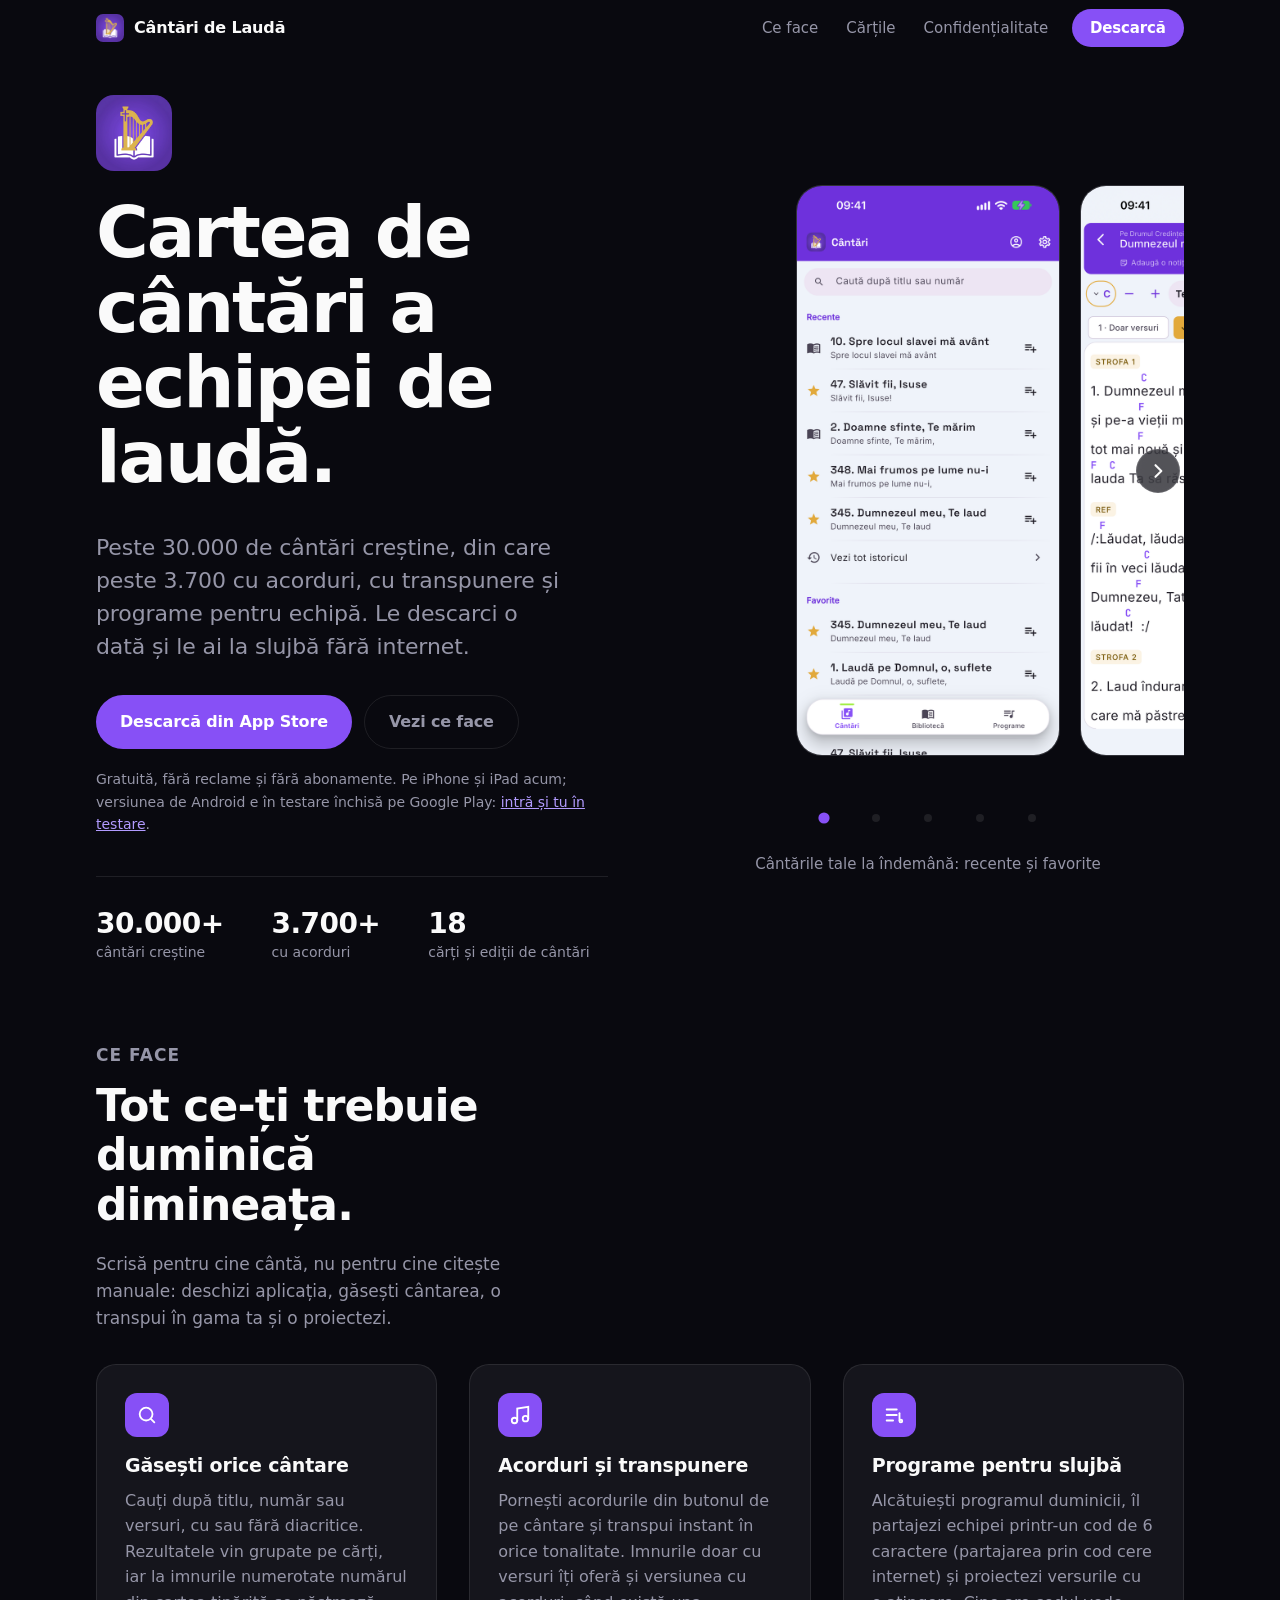
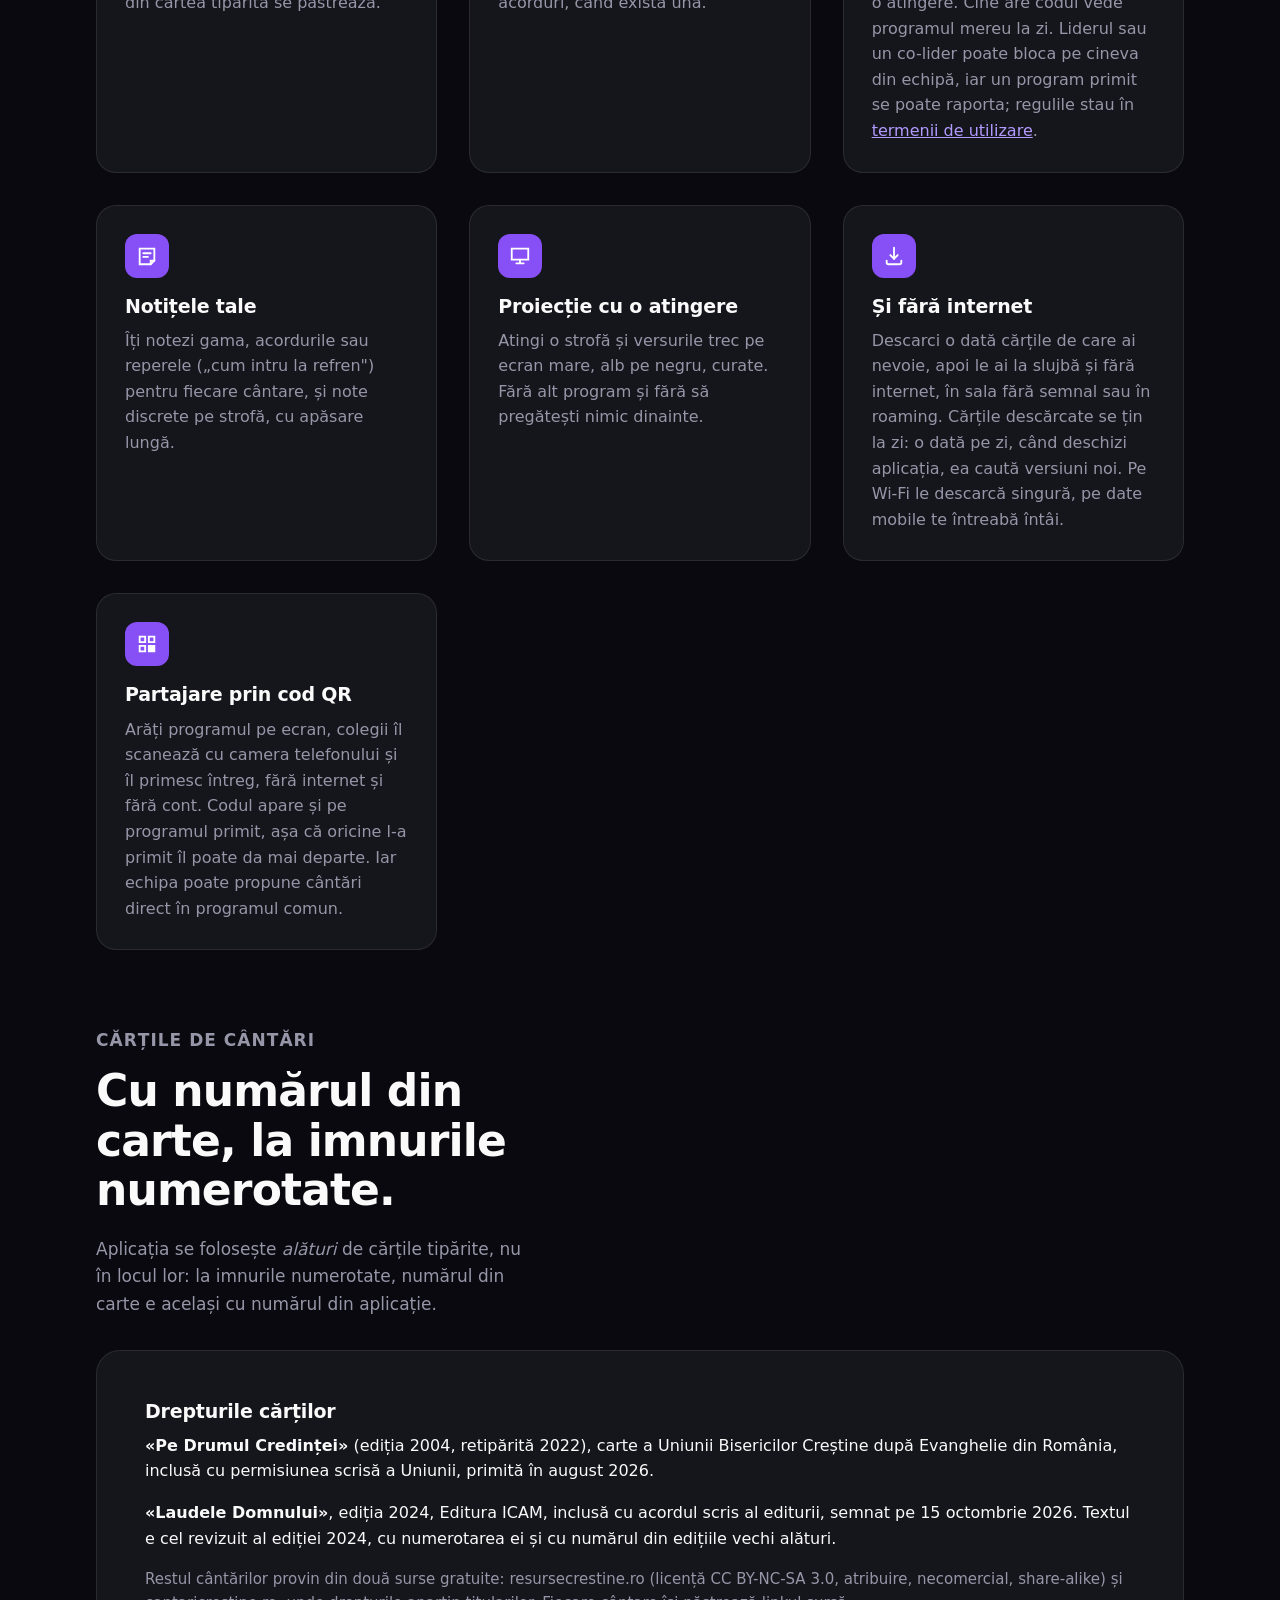
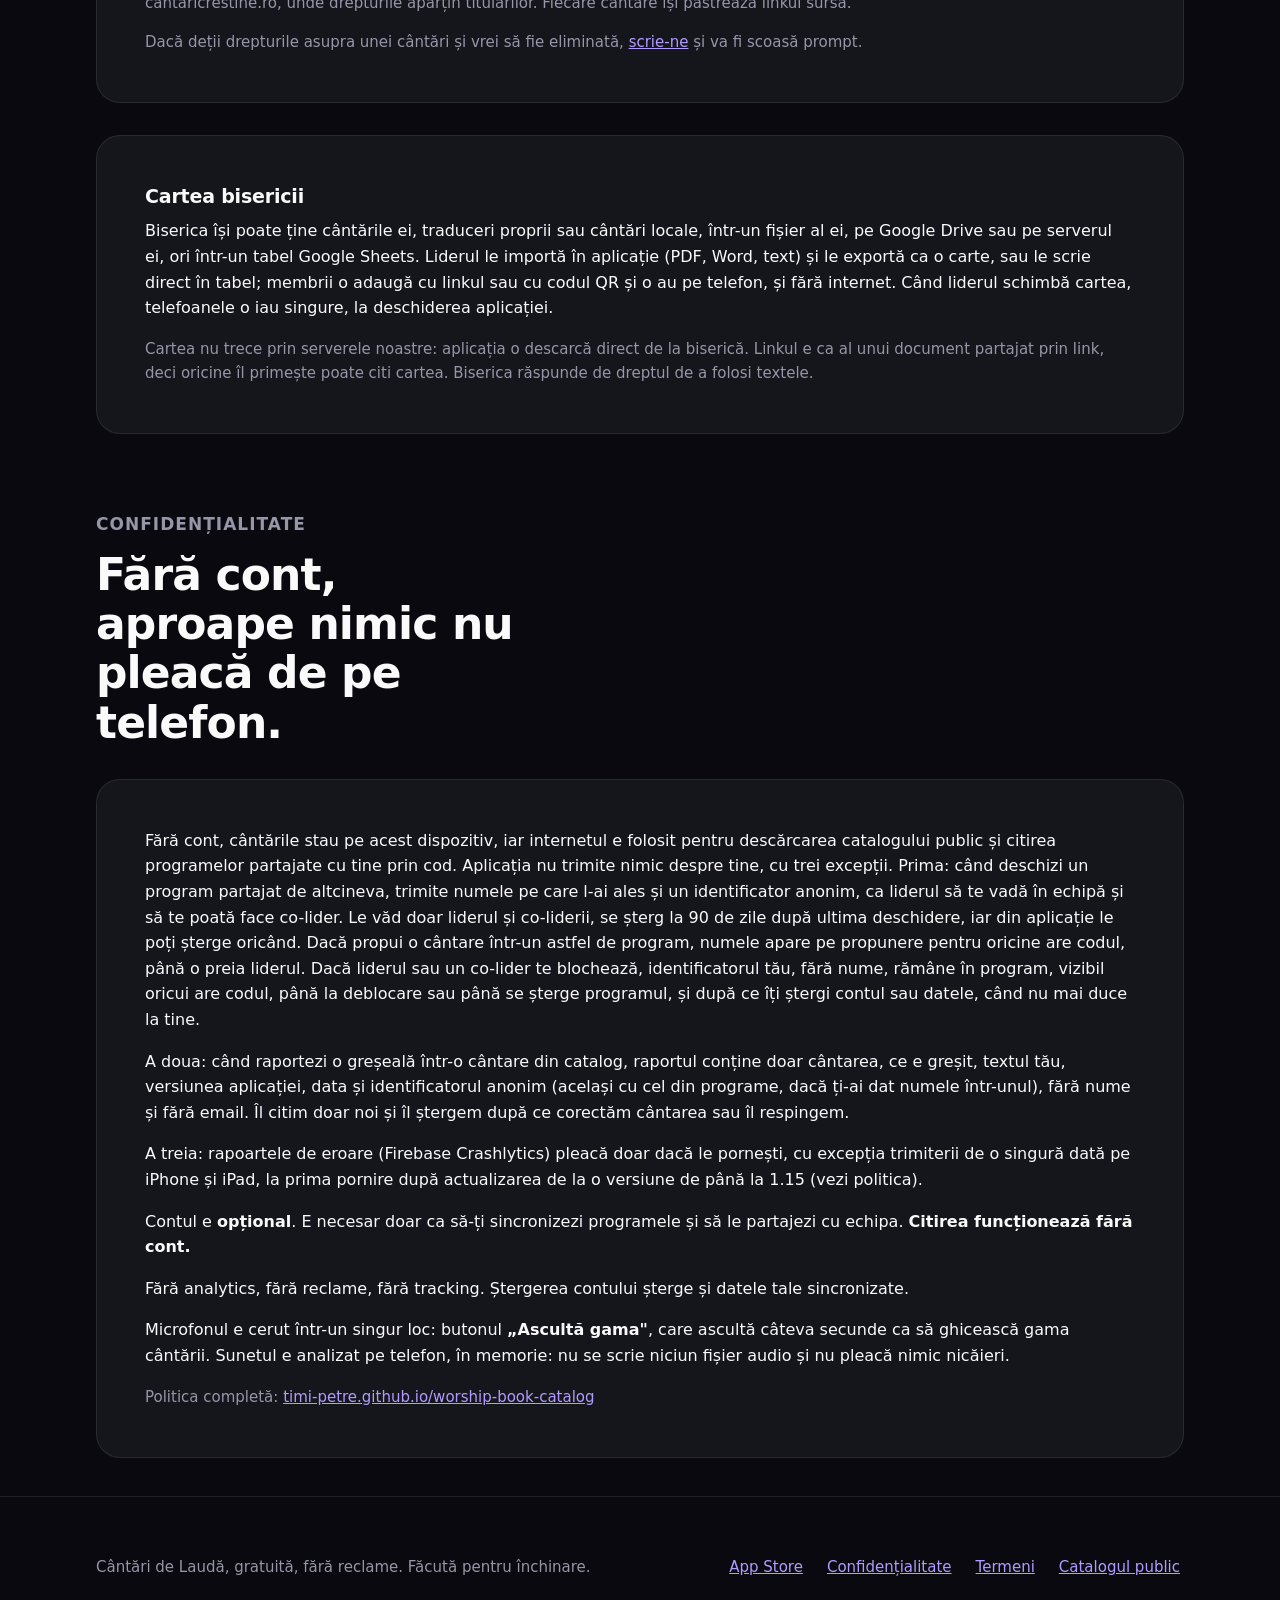
<file: docs/app/index.html>
<!doctype html>
<html lang="ro" data-theme="dark">
<head>
<meta charset="utf-8">
<meta name="viewport" content="width=device-width, initial-scale=1">
<title>Cântări de Laudă, cartea de cântări a echipei de laudă, offline</title>
<meta name="description" content="Peste 30.000 de cântări creștine, din care peste 3.700 cu acorduri, cu transpunere și programe pentru echipa de laudă. Le descarci o dată și le ai la slujbă fără internet. Gratuită, fără reclame.">
<!-- Site-ul e doar pe tema închisă (Timi, 19 nov 2026), fără comutator. -->
<meta name="theme-color" content="#09090f">
<link rel="icon" href="assets/icon.png">
<link rel="apple-touch-icon" href="assets/icon.png">
<link rel="stylesheet" href="assets/style.css?v=13">


<!-- Adresa oficială e cea de pe Cloudflare; copia de pe GitHub Pages rămâne
     accesibilă, dar arată tot spre asta, ca să nu existe două pagini identice
     în ochii motoarelor de căutare. -->
<link rel="canonical" href="https://cantari.ontagonal.app/">

<meta property="og:type" content="website">
<meta property="og:title" content="Cântări de Laudă">
<meta property="og:description" content="Peste 30.000 de cântări creștine, din care peste 3.700 cu acorduri, cu transpunere și programe pentru echipa de laudă. Le descarci o dată și le ai la slujbă fără internet.">
<!-- Absolut, nu relativ: cei care generează previzualizarea la partajare nu
     rezolvă căi relative. -->
<meta property="og:image" content="https://cantari.ontagonal.app/assets/fundal.jpg">
<meta property="og:url" content="https://cantari.ontagonal.app/">
<meta property="og:locale" content="ro_RO">
<meta name="twitter:card" content="summary_large_image">
</head>
<body>

<header class="nav">
  <div class="wrap nav-row">
    <a class="nav-brand" href="#">
      <img src="assets/icon.png" alt="" width="28" height="28">
      Cântări de Laudă
    </a>
    <nav class="nav-links" aria-label="Secțiuni">
      <a href="#ce-face">Ce face</a>
      <a href="#carti">Cărțile</a>
      <a href="#confidentialitate">Confidențialitate</a>
    </nav>
    <a class="btn btn-primary" href="https://apps.apple.com/ro/app/id6796594509">Descarcă</a>
  </div>
</header>

<main>

<section class="hero">
  <div class="wrap hero-grid">
    <div>
      <img class="hero-icon" src="assets/icon.png" alt="Iconița aplicației Cântări de Laudă" width="76" height="76">
      <h1>Cartea de cântări a echipei de laudă.</h1>
      <p class="lead">
        Peste 30.000 de cântări creștine, din care peste 3.700 cu acorduri,
        cu transpunere și programe pentru echipă. Le descarci o dată și le ai
        la slujbă fără internet.
      </p>

      <div class="hero-actions">
        <a class="btn btn-primary" href="https://apps.apple.com/ro/app/id6796594509">
          Descarcă din App Store
        </a>
        <a class="btn btn-quiet" href="#ce-face">Vezi ce face</a>
      </div>

      <p class="hero-note">
        Gratuită, fără reclame și fără abonamente. Pe iPhone și iPad acum;
        versiunea de Android e în testare închisă pe Google Play:
        <a href="android/">intră și tu în testare</a>.
      </p>

      <div class="stats">
        <div class="stat"><b>30.000+</b><span>cântări creștine</span></div>
        <div class="stat"><b>3.700+</b><span>cu acorduri</span></div>
        <div class="stat"><b>18</b><span>cărți și ediții de cântări</span></div>
      </div>
    </div>

    <!-- Caruselul: se trage cu degetul, păstrează viteza la eliberare și
         rezistă la capete. Vezi assets/carousel.js. -->
    <div class="shots" data-carousel tabindex="0" role="group"
         aria-label="Capturi din aplicație, folosește săgețile stânga și dreapta">
      <!-- Cadrul care taie pista lată ȘI ancorează săgețile: legate de tot
           blocul, ele ar cădea sub jumătatea telefoanelor, fiindcă punctele
           și legenda de dedesubt trag centrul în jos. -->
      <div class="shots-viewport">
      <div class="shots-track">
        <figure class="shot" data-caption="Cântările tale la îndemână: recente și favorite">
          <img src="assets/01-lista-cantari.png" alt="Pagina Cântări, cu bara de căutare sus, cântările deschise recent și cele cu stea din Pe Drumul Credinței, numerotate ca în carte" width="640" height="1390" loading="eager" draggable="false">
        </figure>
        <figure class="shot" data-caption="Bara de gamă: transpui în orice tonalitate, pe loc">
          <img src="assets/02-cantare-gama.png" alt="O cântare cu acordurile deasupra versurilor, cu gama, butoanele de transpunere și tempoul sus, și varianta cu acorduri aleasă dintre cele două" width="640" height="1390" loading="lazy" draggable="false">
        </figure>
        <figure class="shot" data-caption="Căutarea iartă greșelile de tastare">
          <img src="assets/03-cautare.png" alt="Căutare după titlu cu două litere inversate, Doanme, și rezultatele asemănătoare, cântări cu Doamne în titlu" width="640" height="1390" loading="lazy" draggable="false">
        </figure>
        <figure class="shot" data-caption="Programul slujbei: cântări și momente, în ordine">
          <img src="assets/04-program.png" alt="Programul Duminică dimineață, cu cinci cântări și o citire din Psalmul 23" width="640" height="1390" loading="lazy" draggable="false">
        </figure>
        <figure class="shot" data-caption="Biblioteca: fiecare carte cu numărul ei de cântări">
          <img src="assets/05-biblioteca.png" alt="Biblioteca cu cărțile de cântări descărcate, fiecare cu numărul ei de cântări" width="640" height="1390" loading="lazy" draggable="false">
        </figure>
      </div>

      <button class="shots-arrow" data-side="prev" type="button"
              aria-label="Captura anterioară" aria-disabled="true">
        <svg viewBox="0 0 24 24" fill="none" stroke="currentColor" stroke-width="2.5" stroke-linecap="round" stroke-linejoin="round" aria-hidden="true"><path d="m15 5-7 7 7 7"/></svg>
      </button>
      <button class="shots-arrow" data-side="next" type="button"
              aria-label="Captura următoare">
        <svg viewBox="0 0 24 24" fill="none" stroke="currentColor" stroke-width="2.5" stroke-linecap="round" stroke-linejoin="round" aria-hidden="true"><path d="m9 5 7 7-7 7"/></svg>
      </button>
      </div>

      <div class="shots-dots" role="tablist" aria-label="Alege captura">
        <button class="dot" role="tab" aria-selected="true" aria-label="Captura 1"></button>
        <button class="dot" role="tab" aria-selected="false" aria-label="Captura 2"></button>
        <button class="dot" role="tab" aria-selected="false" aria-label="Captura 3"></button>
        <button class="dot" role="tab" aria-selected="false" aria-label="Captura 4"></button>
        <button class="dot" role="tab" aria-selected="false" aria-label="Captura 5"></button>
      </div>
      <p class="shot-caption" aria-live="polite"></p>
    </div>
  </div>
</section>

<section class="section" id="ce-face">
  <div class="wrap">
    <div class="section-head">
      <p class="eyebrow">Ce face</p>
      <h2>Tot ce-ți trebuie duminică dimineața.</h2>
      <p>
        Scrisă pentru cine cântă, nu pentru cine citește manuale: deschizi
        aplicația, găsești cântarea, o transpui în gama ta și o proiectezi.
      </p>
    </div>

    <div class="cards">
      <article class="card">
        <div class="card-icon" aria-hidden="true">
          <svg viewBox="0 0 24 24" fill="none" stroke="currentColor" stroke-width="2" stroke-linecap="round"><circle cx="11" cy="11" r="7"/><path d="m20 20-3.5-3.5"/></svg>
        </div>
        <h3>Găsești orice cântare</h3>
        <p>
          Cauți după titlu, număr sau versuri, cu sau fără diacritice.
          Rezultatele vin grupate pe cărți, iar la imnurile numerotate numărul din
          cartea tipărită se păstrează.
        </p>
      </article>

      <article class="card">
        <div class="card-icon" aria-hidden="true">
          <svg viewBox="0 0 24 24" fill="none" stroke="currentColor" stroke-width="2" stroke-linecap="round"><path d="M9 18V5l12-2v13"/><circle cx="6" cy="18" r="3"/><circle cx="18" cy="16" r="3"/></svg>
        </div>
        <h3>Acorduri și transpunere</h3>
        <p>
          Pornești acordurile din butonul de pe cântare și transpui instant în
          orice tonalitate. Imnurile doar cu versuri îți oferă și versiunea cu
          acorduri, când există una.
        </p>
      </article>

      <article class="card">
        <div class="card-icon" aria-hidden="true">
          <svg viewBox="0 0 24 24" fill="none" stroke="currentColor" stroke-width="2" stroke-linecap="round"><path d="M4 6h11M4 12h11M4 18h7"/><path d="M18 10v8"/><circle cx="19.5" cy="18.5" r="1.5"/></svg>
        </div>
        <h3>Programe pentru slujbă</h3>
        <p>
          Alcătuiești programul duminicii, îl partajezi echipei printr-un cod
          de 6 caractere (partajarea prin cod cere internet) și proiectezi
          versurile cu o atingere. Cine are codul vede programul mereu la zi.
          Liderul sau un co-lider poate bloca pe cineva din echipă, iar un program primit se
          poate raporta; regulile stau în
          <a href="termeni/">termenii de utilizare</a>.
        </p>
      </article>

      <article class="card">
        <div class="card-icon" aria-hidden="true">
          <svg viewBox="0 0 24 24" fill="none" stroke="currentColor" stroke-width="2" stroke-linecap="round"><path d="M4 4h16v13l-4 4H4z"/><path d="M20 17h-4v4"/><path d="M8 9h8M8 13h5"/></svg>
        </div>
        <h3>Notițele tale</h3>
        <p>
          Îți notezi gama, acordurile sau reperele („cum intru la refren")
          pentru fiecare cântare, și note discrete pe strofă, cu apăsare
          lungă.
        </p>
      </article>

      <article class="card">
        <div class="card-icon" aria-hidden="true">
          <svg viewBox="0 0 24 24" fill="none" stroke="currentColor" stroke-width="2" stroke-linecap="round"><path d="M3 4h18v12H3z"/><path d="M12 16v4M8 20h8"/></svg>
        </div>
        <h3>Proiecție cu o atingere</h3>
        <p>
          Atingi o strofă și versurile trec pe ecran mare, alb pe negru,
          curate. Fără alt program și fără să pregătești nimic dinainte.
        </p>
      </article>

      <article class="card">
        <div class="card-icon" aria-hidden="true">
          <svg viewBox="0 0 24 24" fill="none" stroke="currentColor" stroke-width="2" stroke-linecap="round"><path d="M12 3v12"/><path d="m8 11 4 4 4-4"/><path d="M4 17v2a2 2 0 0 0 2 2h12a2 2 0 0 0 2-2v-2"/></svg>
        </div>
        <h3>Și fără internet</h3>
        <p>
          Descarci o dată cărțile de care ai nevoie, apoi le ai la slujbă și
          fără internet, în sala fără semnal sau în roaming.
          Cărțile descărcate se țin la zi: o dată pe zi, când deschizi
          aplicația, ea caută versiuni noi. Pe Wi&#8209;Fi le descarcă singură, pe
          date mobile te întreabă întâi.
        </p>
      </article>

      <article class="card">
        <div class="card-icon" aria-hidden="true">
          <svg viewBox="0 0 24 24" fill="none" stroke="currentColor" stroke-width="2" stroke-linecap="round"><path d="M4 4h6v6H4zM14 4h6v6h-6zM4 14h6v6H4z"/><path d="M14 14h2v2h-2zM18 14h2v2h-2zM14 18h2v2h-2zM18 18h2v2h-2z"/></svg>
        </div>
        <h3>Partajare prin cod QR</h3>
        <p>
          Arăți programul pe ecran, colegii îl scanează cu camera telefonului
          și îl primesc întreg, fără internet și fără cont. Codul apare și pe
          programul primit, așa că oricine l-a primit îl poate da mai departe.
          Iar echipa poate propune cântări direct în programul comun.
        </p>
      </article>
    </div>
  </div>
</section>

<section class="section" id="carti">
  <div class="wrap">
    <div class="section-head">
      <p class="eyebrow">Cărțile de cântări</p>
      <h2>Cu numărul din carte, la imnurile numerotate.</h2>
      <p>
        Aplicația se folosește <em>alături</em> de cărțile tipărite, nu în
        locul lor: la imnurile numerotate, numărul din carte e același cu numărul
        din aplicație.
      </p>
    </div>

    <div class="panel">
      <h3>Drepturile cărților</h3>
      <p>
        <strong>«Pe Drumul Credinței»</strong> (ediția 2004, retipărită 2022),
        carte a Uniunii Bisericilor Creștine după Evanghelie din România,
        inclusă cu permisiunea scrisă a Uniunii, primită în august 2026.
      </p>
      <p>
        <strong>«Laudele Domnului»</strong>, ediția 2024, Editura ICAM,
        inclusă cu acordul scris al editurii, semnat pe 15 octombrie 2026.
        Textul e cel revizuit al ediției 2024, cu numerotarea ei și cu numărul
        din edițiile vechi alături.
      </p>
      <p class="muted">
        Restul cântărilor provin din două surse gratuite: resursecrestine.ro
        (licență CC BY-NC-SA 3.0, atribuire, necomercial, share-alike) și
        cantaricrestine.ro, unde drepturile aparțin titularilor. Fiecare
        cântare își păstrează linkul sursă.
      </p>
      <p class="muted">
        Dacă deții drepturile asupra unei cântări și vrei să fie eliminată,
        <a href="mailto:ontagonal@gmail.com">scrie-ne</a> și va fi scoasă prompt.
      </p>
    </div>

    <div class="panel">
      <h3>Cartea bisericii</h3>
      <p>
        Biserica își poate ține cântările ei, traduceri proprii sau cântări
        locale, într-un fișier al ei, pe Google Drive sau pe serverul ei, ori
        într-un tabel Google Sheets. Liderul le importă în aplicație (PDF,
        Word, text) și le exportă ca o carte, sau le scrie direct în tabel;
        membrii o adaugă cu linkul sau cu codul QR și o au pe telefon, și fără
        internet. Când liderul schimbă cartea, telefoanele o iau singure, la
        deschiderea aplicației.
      </p>
      <p class="muted">
        Cartea nu trece prin serverele noastre: aplicația o descarcă direct de
        la biserică. Linkul e ca al unui document partajat prin link, deci
        oricine îl primește poate citi cartea. Biserica răspunde de dreptul de
        a folosi textele.
      </p>
    </div>
  </div>
</section>

<section class="section" id="confidentialitate">
  <div class="wrap">
    <div class="section-head">
      <p class="eyebrow">Confidențialitate</p>
      <h2>Fără cont, aproape nimic nu pleacă de pe telefon.</h2>
    </div>

    <div class="panel">
      <p>
        Fără cont, cântările stau pe acest dispozitiv, iar internetul e folosit
        pentru descărcarea catalogului public și citirea programelor partajate
        cu tine prin cod.
        Aplicația nu trimite nimic despre tine, cu trei excepții. Prima: când
        deschizi un program partajat de altcineva, trimite numele pe care
        l-ai ales și un identificator anonim, ca liderul să te vadă în echipă și să te poată
        face co-lider. Le văd doar liderul și co-liderii, se șterg la 90 de
        zile după ultima deschidere, iar din aplicație le poți șterge oricând.
        Dacă propui o cântare într-un astfel de program, numele apare pe
        propunere pentru oricine are codul, până o preia liderul. Dacă liderul
        sau un co-lider te blochează, identificatorul tău, fără nume, rămâne în
        program, vizibil oricui are codul, până la deblocare sau până se șterge
        programul, și după ce îți ștergi contul sau datele, când nu mai duce la
        tine.
      </p>
      <p>
        A doua: când raportezi o greșeală într-o cântare din catalog, raportul
        conține doar cântarea, ce e greșit, textul tău, versiunea aplicației,
        data și identificatorul anonim (același cu cel din programe, dacă ți-ai dat numele într-unul), fără nume și fără email. Îl citim doar noi și îl
        ștergem după ce corectăm cântarea sau îl respingem.
      </p>
      <p>
        A treia: rapoartele de eroare (Firebase Crashlytics) pleacă doar dacă
        le pornești, cu excepția trimiterii de o singură dată pe iPhone și
        iPad, la prima pornire după actualizarea de la o versiune de până la
        1.15 (vezi politica).
      </p>
      <p>
        Contul e <strong>opțional</strong>. E necesar doar ca să-ți
        sincronizezi programele și să le partajezi cu echipa. <strong>Citirea funcționează fără cont.</strong>
      </p>
      <p>
        Fără analytics, fără reclame, fără tracking. Ștergerea contului șterge
        și datele tale sincronizate.
      </p>
      <p>
        Microfonul e cerut într-un singur loc: butonul <strong>„Ascultă
        gama"</strong>, care ascultă câteva secunde ca să ghicească gama
        cântării. Sunetul e analizat pe telefon, în memorie: nu se scrie niciun
        fișier audio și nu pleacă nimic nicăieri.
      </p>
      <p class="muted">
        Politica completă:
        <a href="https://timi-petre.github.io/worship-book-catalog/">timi-petre.github.io/worship-book-catalog</a>
      </p>
    </div>
  </div>
</section>

</main>

<footer class="footer">
  <div class="wrap footer-row">
    <span>Cântări de Laudă, gratuită, fără reclame. Făcută pentru închinare.</span>
    <nav aria-label="Legături utile">
      <a href="https://apps.apple.com/ro/app/id6796594509">App Store</a>
      <a href="https://timi-petre.github.io/worship-book-catalog/">Confidențialitate</a>
      <a href="termeni/">Termeni</a>
      <a href="https://github.com/timi-petre/worship-book-catalog">Catalogul public</a>
    </nav>
  </div>
</footer>

<script src="assets/carousel.js?v=12" defer></script>
</body>
</html>
</file>
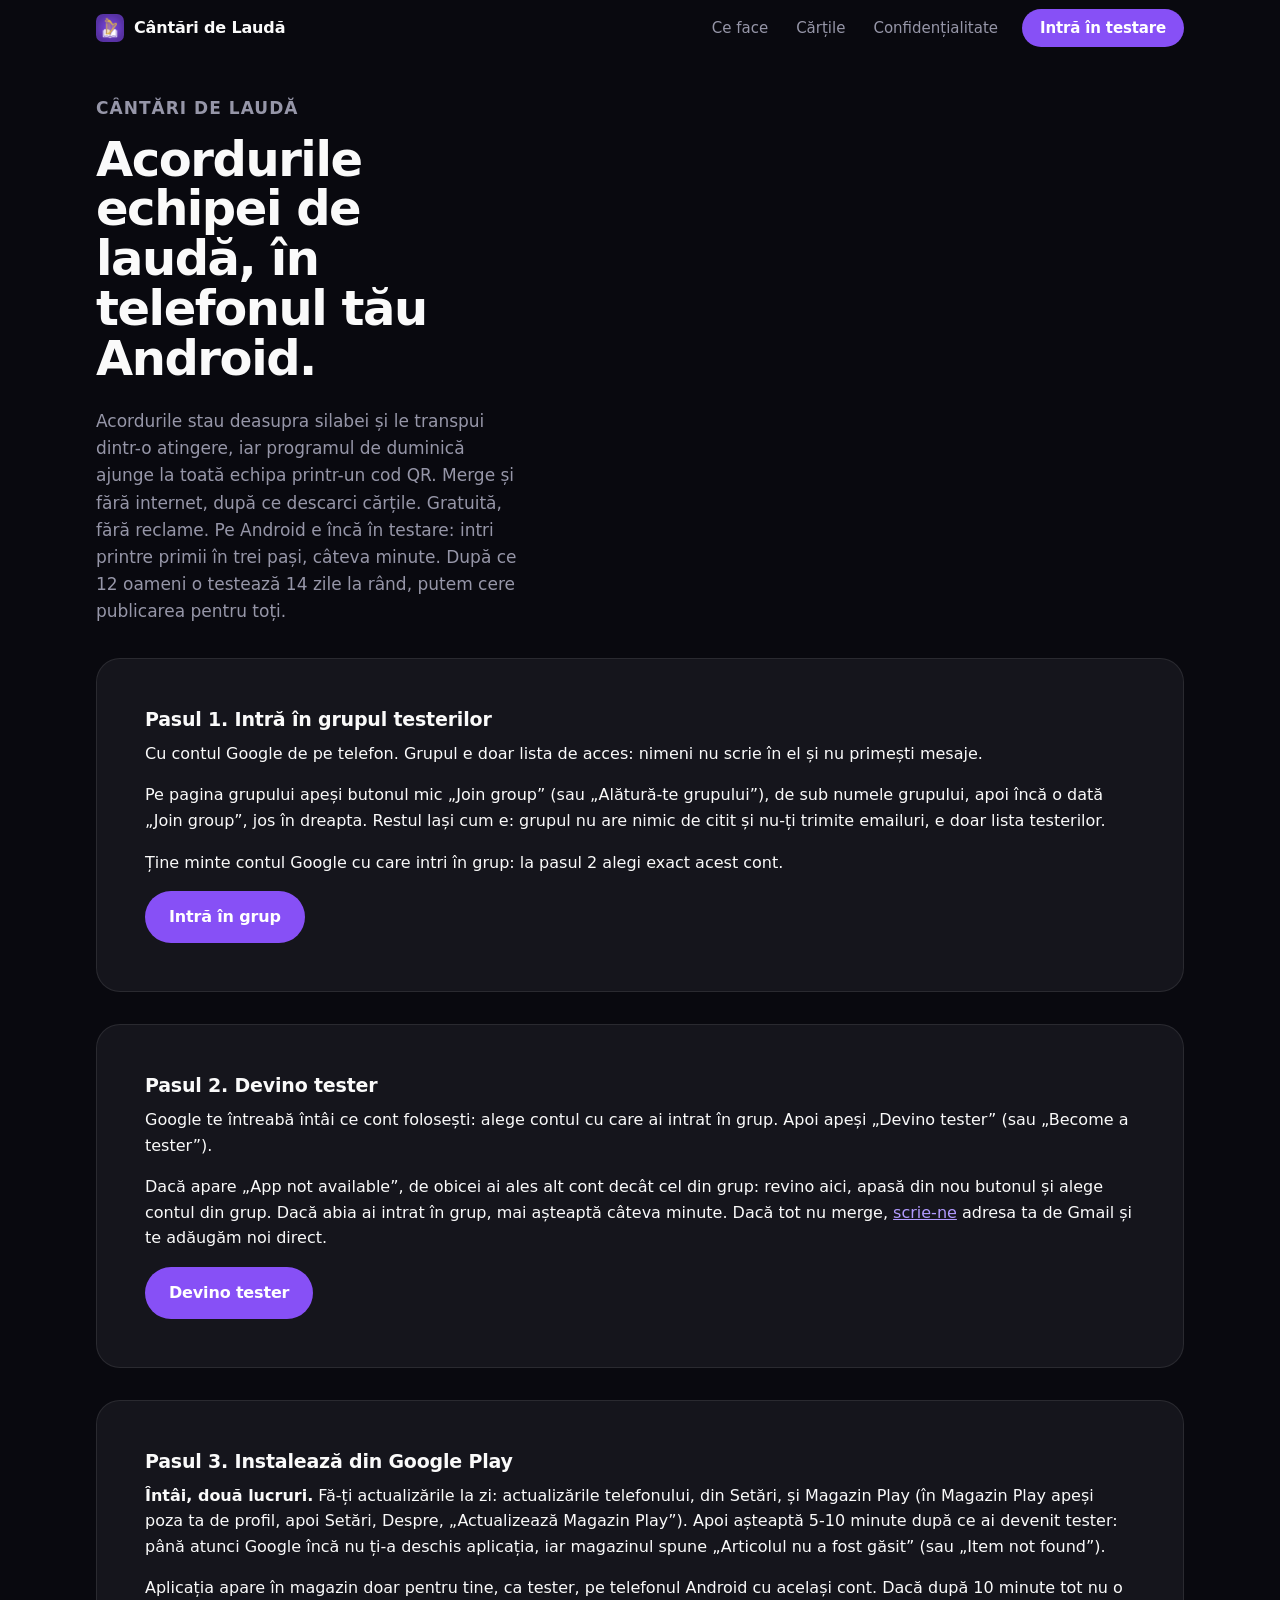
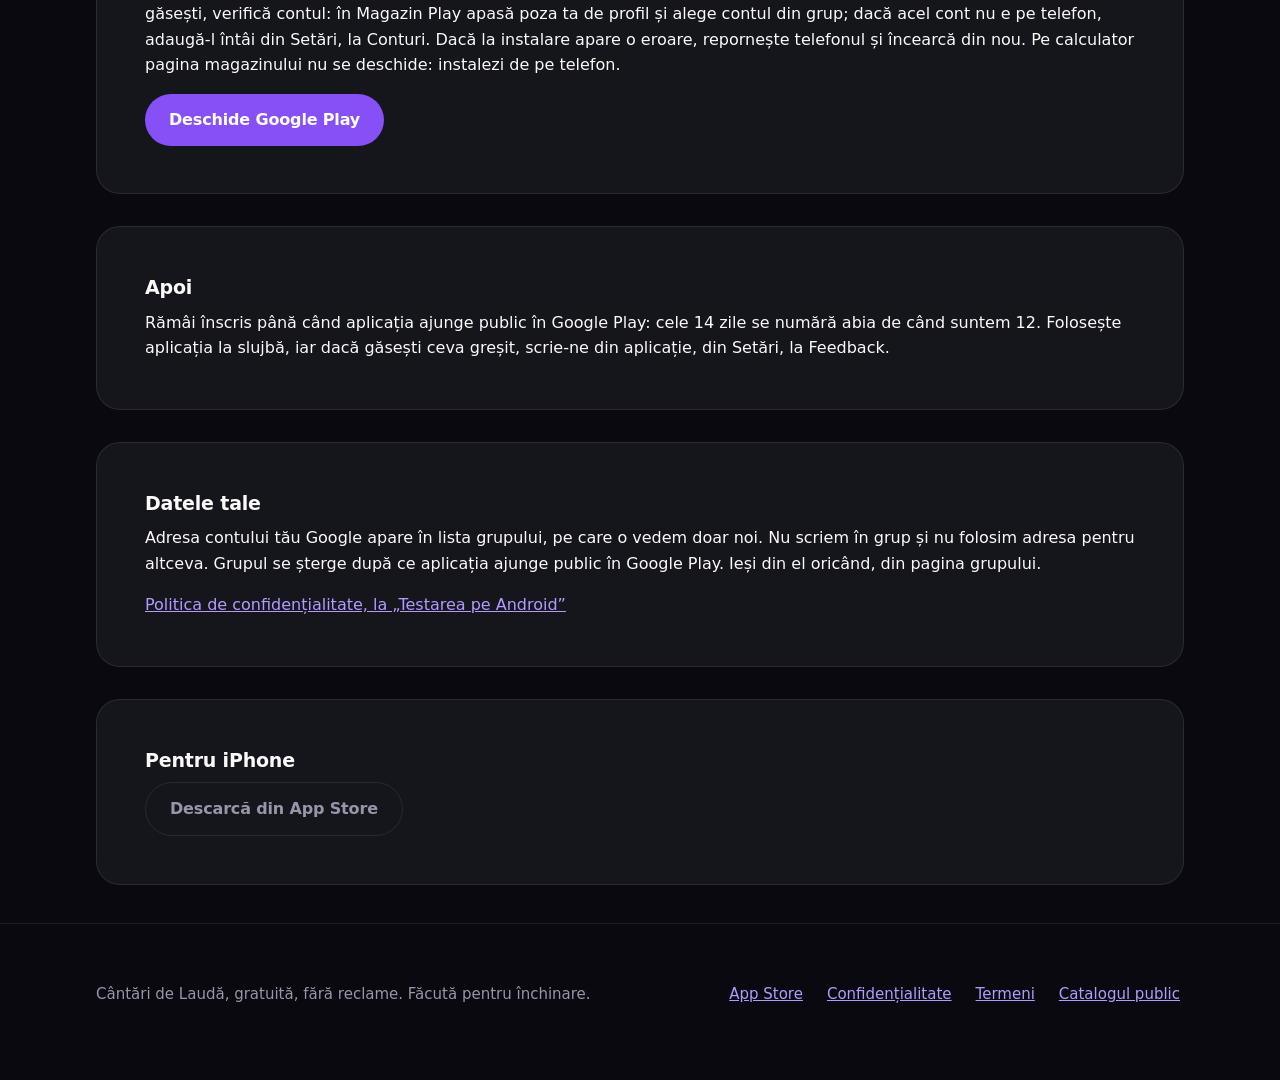
<file: docs/app/android/index.html>
<!doctype html>
<html lang="ro" data-theme="dark">
<head>
<meta charset="utf-8">
<meta name="viewport" content="width=device-width, initial-scale=1">
<title>Cântări de Laudă pe Android</title>
<meta name="description" content="Acordurile echipei de laudă în telefon: le transpui dintr-o atingere și trimiți programul prin cod QR. Gratuită, fără reclame. Intră printre primii pe Android, în trei pași.">
<!-- Pagina testerilor e doar pe tema închisă (Timi, 19 nov 2026), fără comutator. -->
<meta name="theme-color" content="#09090f">
<link rel="icon" href="../assets/icon.png">
<link rel="apple-touch-icon" href="../assets/icon.png">
<link rel="stylesheet" href="../assets/style.css?v=13">


<link rel="canonical" href="https://cantari.ontagonal.app/android/">

<meta property="og:type" content="website">
<meta property="og:title" content="Cântări de Laudă pe Android">
<meta property="og:description" content="Acordurile echipei de laudă în telefon: le transpui dintr-o atingere și trimiți programul prin cod QR. Gratuită, fără reclame. Intră printre primii pe Android, în trei pași.">
<meta property="og:image" content="https://cantari.ontagonal.app/assets/fundal.jpg">
<meta property="og:url" content="https://cantari.ontagonal.app/android/">
<meta property="og:locale" content="ro_RO">
<meta name="twitter:card" content="summary_large_image">
</head>
<body>

<header class="nav">
  <div class="wrap nav-row">
    <a class="nav-brand" href="../">
      <img src="../assets/icon.png" alt="" width="28" height="28">
      Cântări de Laudă
    </a>
    <nav class="nav-links" aria-label="Secțiuni">
      <a href="../#ce-face">Ce face</a>
      <a href="../#carti">Cărțile</a>
      <a href="../#confidentialitate">Confidențialitate</a>
    </nav>
    <a class="btn btn-primary" href="#pasul-1">Intră în testare</a>
  </div>
</header>

<main>

<section class="section legal">
  <div class="wrap">
    <div class="section-head">
      <p class="eyebrow">Cântări de Laudă</p>
      <h1>Acordurile echipei de laudă, în telefonul tău Android.</h1>
      <p>
        Acordurile stau deasupra silabei și le transpui dintr-o atingere, iar
        programul de duminică ajunge la toată echipa printr-un cod QR. Merge și
        fără internet, după ce descarci cărțile. Gratuită, fără reclame. Pe
        Android e încă în testare: intri printre primii în trei pași, câteva
        minute. După ce 12 oameni o testează 14 zile la rând, putem cere
        publicarea pentru toți.
      </p>
    </div>

    <div class="panel" id="pasul-1">
      <h3>Pasul 1. Intră în grupul testerilor</h3>
      <p>Cu contul Google de pe telefon. Grupul e doar lista de acces: nimeni
      nu scrie în el și nu primești mesaje.</p>
      <p>Pe pagina grupului apeși butonul mic „Join group” (sau
      „Alătură-te grupului”), de sub numele grupului, apoi încă o dată
      „Join group”, jos în dreapta. Restul lași cum e: grupul nu are nimic
      de citit și nu-ți trimite emailuri, e doar lista testerilor.</p>
      <p>Ține minte contul Google cu care intri în grup: la pasul 2 alegi
      exact acest cont.</p>
      <p><a class="btn btn-primary" target="_blank" rel="noopener" data-android="chrome" href="https://groups.google.com/g/cantari-de-lauda-testeri">Intră în grup</a></p>
    </div>

    <div class="panel">
      <h3>Pasul 2. Devino tester</h3>
      <p>Google te întreabă întâi ce cont folosești: alege contul cu care ai
      intrat în grup. Apoi apeși „Devino tester” (sau „Become a tester”).</p>
      <p>Dacă apare „App not available”, de obicei ai ales alt cont decât cel
      din grup: revino aici, apasă din nou butonul și alege contul din grup.
      Dacă abia ai intrat în grup, mai așteaptă câteva minute. Dacă tot nu
      merge, <a href="mailto:ontagonal@gmail.com?subject=Tester%20Android">scrie-ne</a>
      adresa ta de Gmail și te adăugăm noi direct.</p>
      <p><a class="btn btn-primary" target="_blank" rel="noopener" data-android="chrome" href="https://accounts.google.com/AccountChooser?continue=https%3A%2F%2Fplay.google.com%2Fapps%2Ftesting%2Fcom.worship.worship_book">Devino tester</a></p>
    </div>

    <div class="panel">
      <h3>Pasul 3. Instalează din Google Play</h3>
      <p><strong>Întâi, două lucruri.</strong> Fă-ți actualizările la zi:
      actualizările telefonului, din Setări, și Magazin Play (în Magazin Play
      apeși poza ta de profil, apoi Setări, Despre, „Actualizează Magazin
      Play”). Apoi așteaptă 5-10 minute după ce ai devenit tester: până
      atunci Google încă nu ți-a deschis aplicația, iar magazinul spune
      „Articolul nu a fost găsit” (sau „Item not found”).</p>
      <p>Aplicația apare în magazin doar pentru tine, ca tester, pe telefonul
      Android cu același cont. Dacă după 10 minute tot nu o găsești,
      verifică contul: în Magazin Play apasă poza ta de profil și alege
      contul din grup; dacă acel cont nu e pe telefon, adaugă-l întâi din
      Setări, la Conturi. Dacă la instalare apare o eroare, repornește
      telefonul și încearcă din nou. Pe calculator pagina magazinului nu se
      deschide: instalezi de pe telefon.</p>
      <p><a class="btn btn-primary" target="_blank" rel="noopener" data-android="magazin" href="https://play.google.com/store/apps/details?id=com.worship.worship_book">Deschide Google Play</a></p>
    </div>

    <div class="panel">
      <h3>Apoi</h3>
      <p>Rămâi înscris până când aplicația ajunge public în Google Play:
      cele 14 zile se numără abia de când suntem 12. Folosește aplicația la
      slujbă, iar dacă găsești ceva greșit, scrie-ne din aplicație, din
      Setări, la Feedback.</p>
    </div>

    <div class="panel">
      <h3>Datele tale</h3>
      <p>Adresa contului tău Google apare în lista grupului, pe care o vedem
      doar noi. Nu scriem în grup și nu folosim adresa pentru altceva. Grupul
      se șterge după ce aplicația ajunge public în Google Play. Ieși din el
      oricând, din pagina grupului.</p>
      <p><a href="https://timi-petre.github.io/worship-book-catalog/#testare-android">Politica de
      confidențialitate, la „Testarea pe Android”</a></p>
    </div>

    <div class="panel">
      <h3>Pentru iPhone</h3>
      <p><a class="btn btn-quiet" href="https://apps.apple.com/ro/app/id6796594509">Descarcă din App Store</a></p>
    </div>
  </div>
</section>

</main>

<footer class="footer">
  <div class="wrap footer-row">
    <span>Cântări de Laudă, gratuită, fără reclame. Făcută pentru închinare.</span>
    <nav aria-label="Legături utile">
      <a href="https://apps.apple.com/ro/app/id6796594509">App Store</a>
      <a href="https://timi-petre.github.io/worship-book-catalog/">Confidențialitate</a>
      <a href="../termeni/">Termeni</a>
      <a href="https://github.com/timi-petre/worship-book-catalog">Catalogul public</a>
    </nav>
  </div>
</footer>

<script src="../assets/carousel.js?v=12" defer></script>
<script src="../assets/android.js?v=1" defer></script>
</body>
</html>
</file>
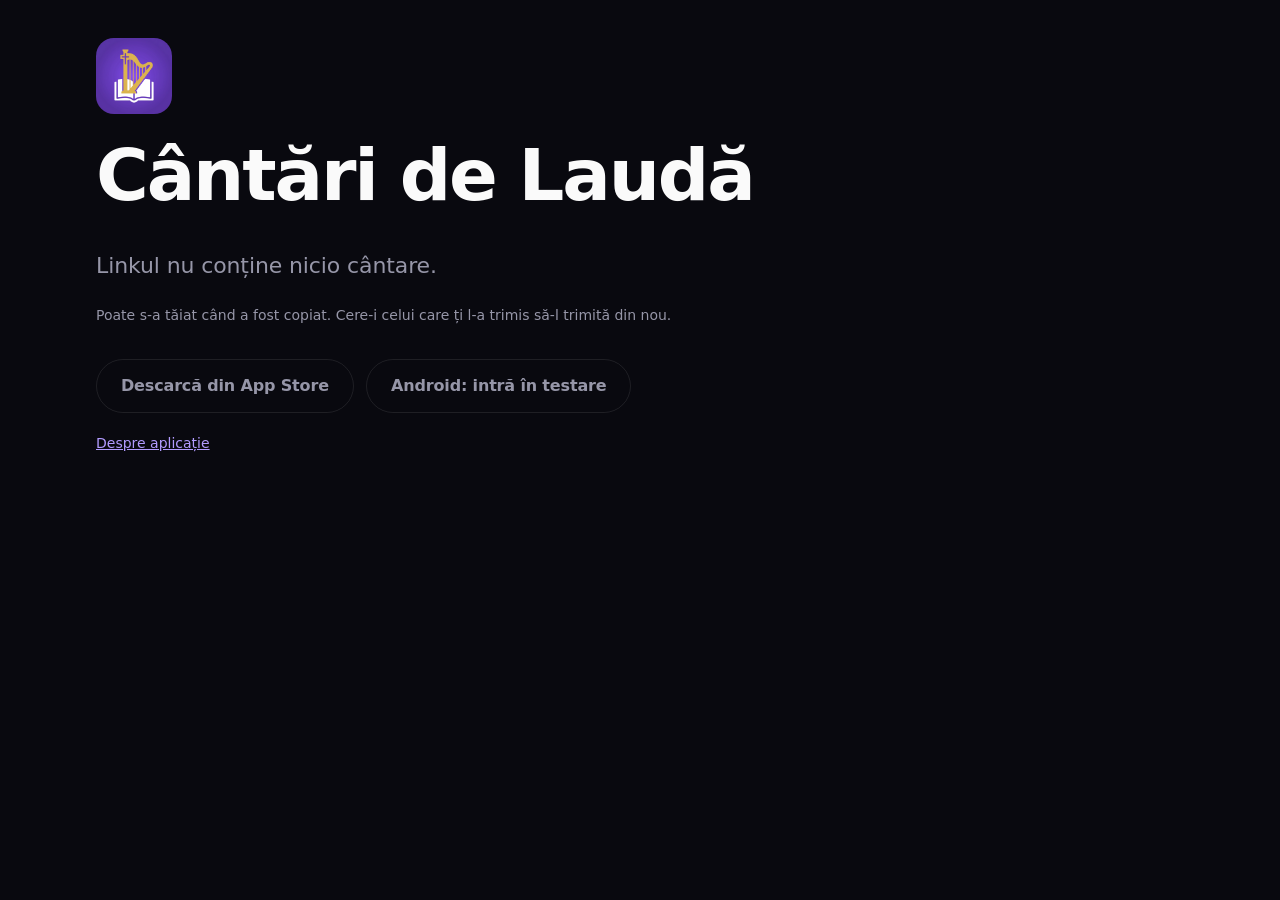
<file: docs/app/c/index.html>
<!doctype html>
<html lang="ro" data-theme="dark">
<head>
<meta charset="utf-8">
<meta name="viewport" content="width=device-width, initial-scale=1">
<title>Cântări de Laudă</title>
<!-- Pagina de rezervă a linkului de partajare din aplicație (din 1.6.0):
     https://cantari.ontagonal.app/c/#d=... Cu aplicația instalată, linkul o
     deschide direct și pagina nu se vede. Fără ea, sau cu o versiune mai
     veche de 1.6.0, omul ajunge aici. Fragmentul #d=... nu pleacă spre
     server, iar pagina nu afișează nimic din el: fără versuri aici.
     Logica stă în link.js (CSP-ul nu permite scripturi inline noi). -->
<meta name="robots" content="noindex">
<!-- Site-ul e doar pe tema închisă (Timi, 19 nov 2026), fără comutator. -->
<meta name="theme-color" content="#09090f">
<link rel="icon" href="../assets/icon.png">
<link rel="apple-touch-icon" href="../assets/icon.png">
<link rel="stylesheet" href="../assets/style.css?v=13">
<script src="link.js?v=1" defer></script>
</head>
<body>

<main class="hero">
  <div class="wrap">
    <img class="hero-icon" src="../assets/icon.png" alt="Iconița aplicației Cântări de Laudă" width="76" height="76">
    <h1>Cântări de Laudă</h1>

    <!-- Unul din cele două blocuri îl arată link.js, după fragment. Fără
         JavaScript rămân ascunse amândouă și se văd doar magazinele. -->
    <div id="cu-link" hidden>
      <p class="lead">Cineva ți-a trimis o cântare sau un program din aplicație.</p>
      <div class="hero-actions">
        <a class="btn btn-primary" id="deschide" href="../">Deschide în aplicație</a>
      </div>
      <p class="hero-note">
        Dacă apare o eroare sau nu se deschide nimic, aplicația nu e
        instalată pe acest telefon. O găsești gratuit mai jos; după
        instalare, atinge din nou linkul primit.
      </p>
      <p class="hero-note">
        Nimic din ce ți s-a trimis nu trece prin acest site: stă chiar în
        link și se deschide direct în aplicație.
      </p>
    </div>

    <div id="fara-link" hidden>
      <p class="lead">Linkul nu conține nicio cântare.</p>
      <p class="hero-note">
        Poate s-a tăiat când a fost copiat. Cere-i celui care ți l-a trimis
        să-l trimită din nou.
      </p>
    </div>

    <div class="hero-actions">
      <a class="btn btn-quiet" href="https://apps.apple.com/ro/app/id6796594509">Descarcă din App Store</a>
      <a class="btn btn-quiet" href="../android/">Android: intră în testare</a>
    </div>

    <p class="hero-note"><a href="../">Despre aplicație</a></p>
  </div>
</main>

</body>
</html>
</file>
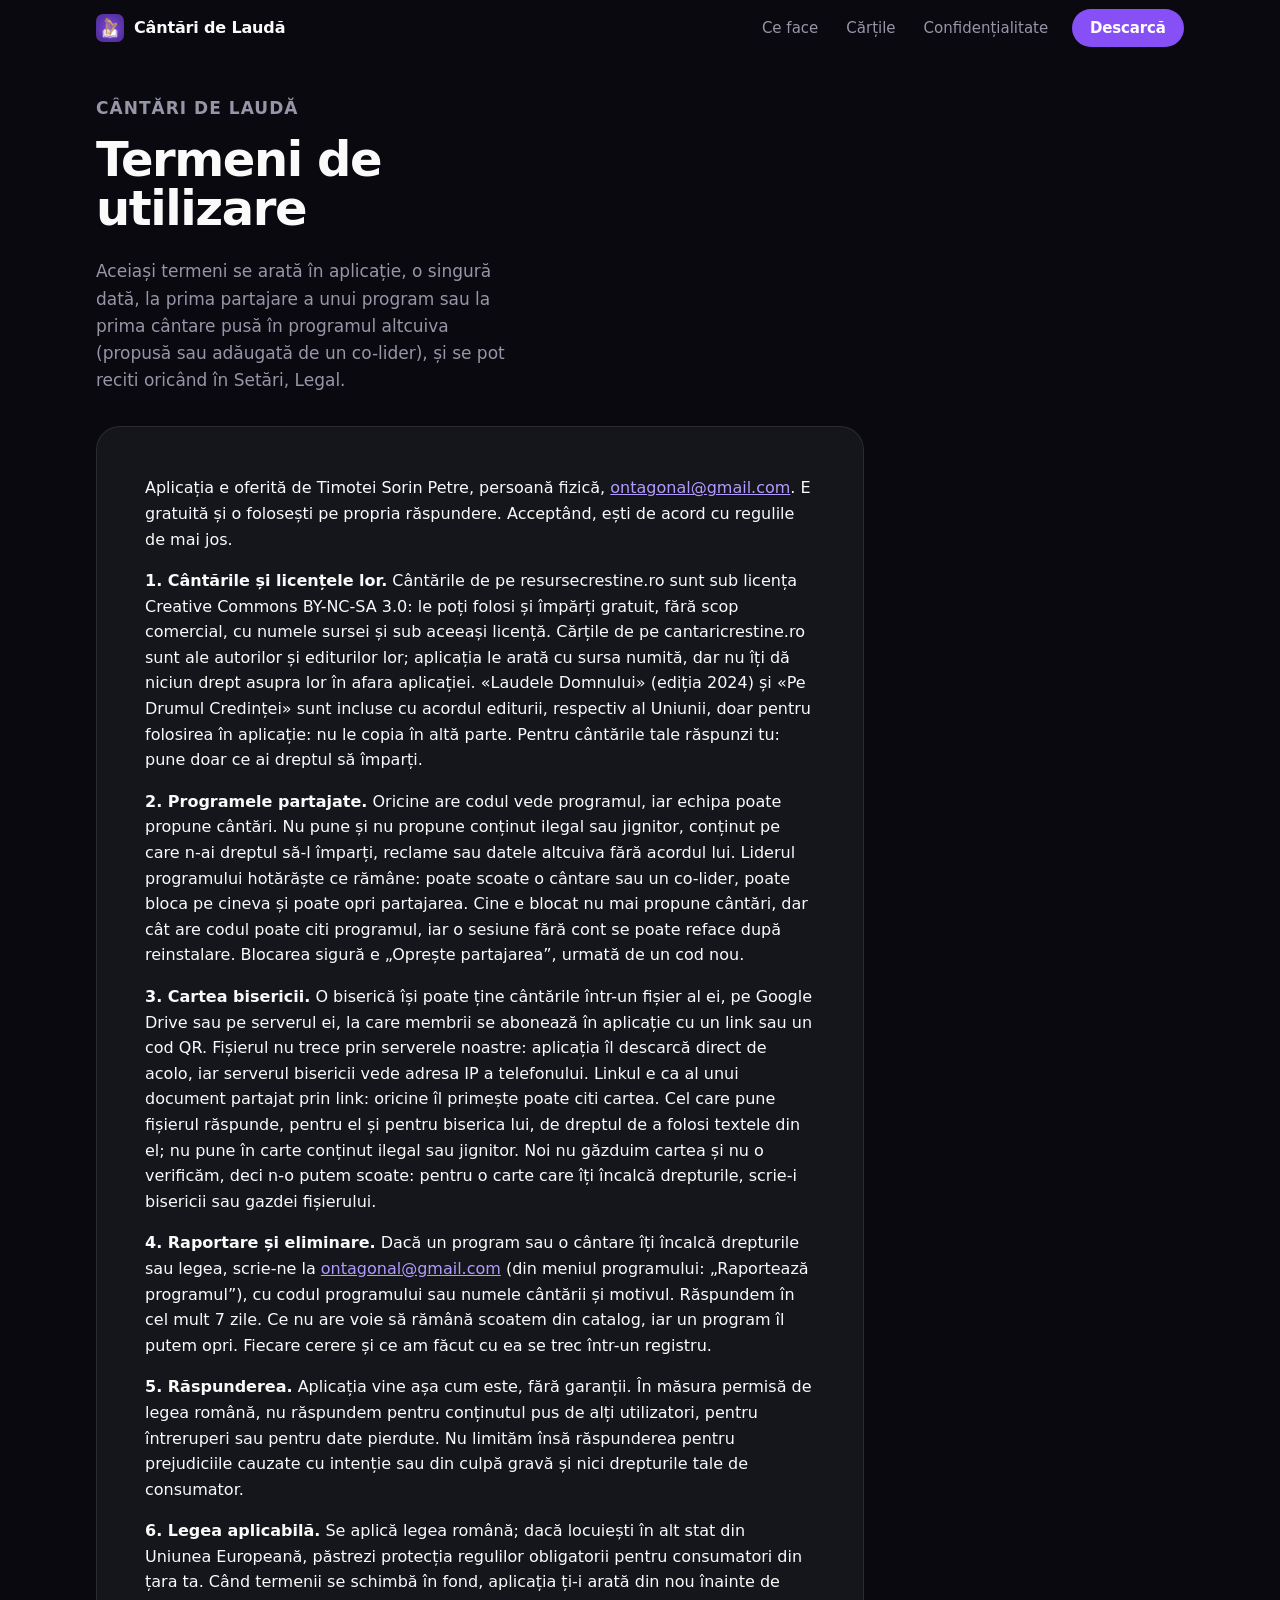
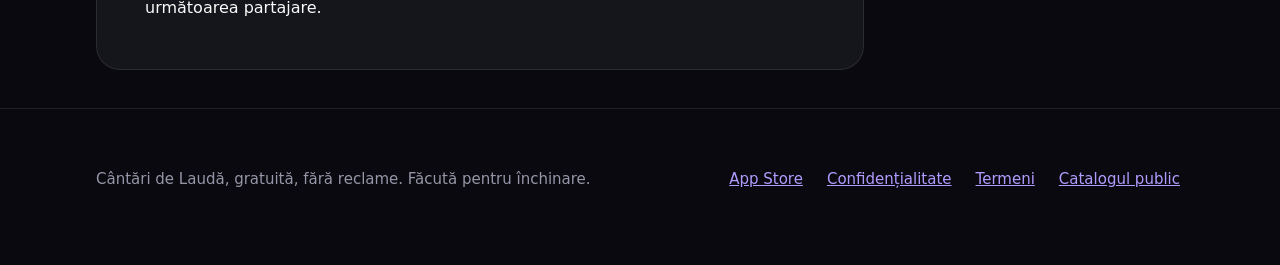
<file: docs/app/termeni/index.html>
<!doctype html>
<html lang="ro" data-theme="dark">
<head>
<meta charset="utf-8">
<meta name="viewport" content="width=device-width, initial-scale=1">
<title>Termeni de utilizare, Cântări de Laudă</title>
<meta name="description" content="Termenii de utilizare ai aplicației Cântări de Laudă pentru programele partajate: licențele cântărilor, ce nu se pune într-un program, raportare și eliminare, răspunderea și legea aplicabilă.">
<!-- Site-ul e doar pe tema închisă (Timi, 19 nov 2026), fără comutator. -->
<meta name="theme-color" content="#09090f">
<link rel="icon" href="../assets/icon.png">
<link rel="apple-touch-icon" href="../assets/icon.png">
<link rel="stylesheet" href="../assets/style.css?v=13">


<!-- Adresa oficială e cea de pe Cloudflare; copia de pe GitHub Pages arată
     tot spre ea. Textul termenilor de mai jos e cel din aplicație
     (termsBody) și din docs/termeni-utilizare.md; test/terms_doc_test.dart
     pică dacă se despart. Se schimbă întâi în .arb, apoi aici. -->
<link rel="canonical" href="https://cantari.ontagonal.app/termeni/">

<meta property="og:type" content="website">
<meta property="og:title" content="Termeni de utilizare, Cântări de Laudă">
<meta property="og:description" content="Regulile aplicației Cântări de Laudă pentru programele partajate: licențele cântărilor, raportare și eliminare, răspunderea.">
<meta property="og:image" content="https://cantari.ontagonal.app/assets/fundal.jpg">
<meta property="og:url" content="https://cantari.ontagonal.app/termeni/">
<meta property="og:locale" content="ro_RO">
<meta name="twitter:card" content="summary_large_image">
</head>
<body>

<header class="nav">
  <div class="wrap nav-row">
    <a class="nav-brand" href="../">
      <img src="../assets/icon.png" alt="" width="28" height="28">
      Cântări de Laudă
    </a>
    <nav class="nav-links" aria-label="Secțiuni">
      <a href="../#ce-face">Ce face</a>
      <a href="../#carti">Cărțile</a>
      <a href="../#confidentialitate">Confidențialitate</a>
    </nav>
    <a class="btn btn-primary" href="https://apps.apple.com/ro/app/id6796594509">Descarcă</a>
  </div>
</header>

<main>

<section class="section legal">
  <div class="wrap">
    <div class="section-head">
      <p class="eyebrow">Cântări de Laudă</p>
      <h1>Termeni de utilizare</h1>
      <p>
        Aceiași termeni se arată în aplicație, o singură dată, la prima
        partajare a unui program sau la prima cântare pusă în programul
        altcuiva (propusă sau adăugată de un co-lider), și se pot reciti
        oricând în Setări, Legal.
      </p>
    </div>

    <div class="panel terms-text">
        <p>Aplicația e oferită de Timotei Sorin Petre, persoană fizică,
        <a href="mailto:ontagonal@gmail.com">ontagonal@gmail.com</a>. E gratuită și
        o folosești pe propria răspundere. Acceptând, ești de acord cu regulile de
        mai jos.</p>
        <p><strong>1. Cântările și licențele lor.</strong> Cântările de pe
        resursecrestine.ro sunt sub licența Creative Commons BY-NC-SA 3.0: le poți
        folosi și împărți gratuit, fără scop comercial, cu numele sursei și sub
        aceeași licență. Cărțile de pe cantaricrestine.ro sunt ale autorilor și
        editurilor lor; aplicația le arată cu sursa numită, dar nu îți dă niciun
        drept asupra lor în afara aplicației. «Laudele Domnului» (ediția 2024) și
        «Pe Drumul Credinței» sunt incluse cu acordul editurii, respectiv al
        Uniunii, doar pentru folosirea în aplicație: nu le copia în altă parte.
        Pentru cântările tale răspunzi tu: pune doar ce ai dreptul să împarți.</p>
        <p><strong>2. Programele partajate.</strong> Oricine are codul vede
        programul, iar echipa poate propune cântări. Nu pune și nu propune conținut
        ilegal sau jignitor, conținut pe care n-ai dreptul să-l împarți, reclame sau
        datele altcuiva fără acordul lui. Liderul programului hotărăște ce rămâne:
        poate scoate o cântare sau un co-lider, poate bloca pe cineva și poate opri
        partajarea. Cine e blocat nu mai propune cântări, dar cât are codul poate
        citi programul, iar o sesiune fără cont se poate reface după reinstalare.
        Blocarea sigură e „Oprește partajarea”, urmată de un cod nou.</p>
        <p><strong>3. Cartea bisericii.</strong> O biserică își poate ține
        cântările într-un fișier al ei, pe Google Drive sau pe serverul ei, la
        care membrii se abonează în aplicație cu un link sau un cod QR. Fișierul
        nu trece prin serverele noastre: aplicația îl descarcă direct de acolo,
        iar serverul bisericii vede adresa IP a telefonului. Linkul e ca al unui
        document partajat prin link: oricine îl primește poate citi cartea.
        Cel care pune fișierul răspunde, pentru el și pentru biserica lui, de
        dreptul de a folosi textele din el; nu pune în carte conținut ilegal
        sau jignitor. Noi nu găzduim cartea și nu o verificăm, deci n-o putem
        scoate: pentru o carte care îți încalcă drepturile, scrie-i bisericii
        sau gazdei fișierului.</p>
        <p><strong>4. Raportare și eliminare.</strong> Dacă un program sau o cântare
        îți încalcă drepturile sau legea, scrie-ne la
        <a href="mailto:ontagonal@gmail.com">ontagonal@gmail.com</a> (din meniul
        programului: „Raportează programul”), cu codul programului sau numele
        cântării și motivul. Răspundem în cel mult 7 zile. Ce nu are voie să rămână
        scoatem din catalog, iar un program îl putem opri. Fiecare cerere și ce am
        făcut cu ea se trec într-un registru.</p>
        <p><strong>5. Răspunderea.</strong> Aplicația vine așa cum este, fără
        garanții. În măsura permisă de legea română, nu răspundem pentru conținutul
        pus de alți utilizatori, pentru întreruperi sau pentru date pierdute. Nu
        limităm însă răspunderea pentru prejudiciile cauzate cu intenție sau din
        culpă gravă și nici drepturile tale de consumator.</p>
        <p><strong>6. Legea aplicabilă.</strong> Se aplică legea română; dacă
        locuiești în alt stat din Uniunea Europeană, păstrezi protecția regulilor
        obligatorii pentru consumatori din țara ta. Când termenii se schimbă în
        fond, aplicația ți-i arată din nou înainte de următoarea partajare.</p>
    </div>
  </div>
</section>

</main>

<footer class="footer">
  <div class="wrap footer-row">
    <span>Cântări de Laudă, gratuită, fără reclame. Făcută pentru închinare.</span>
    <nav aria-label="Legături utile">
      <a href="https://apps.apple.com/ro/app/id6796594509">App Store</a>
      <a href="https://timi-petre.github.io/worship-book-catalog/">Confidențialitate</a>
      <a href="./" aria-current="page">Termeni</a>
      <a href="https://github.com/timi-petre/worship-book-catalog">Catalogul public</a>
    </nav>
  </div>
</footer>

<script src="../assets/carousel.js?v=12" defer></script>
</body>
</html>
</file>
<file: docs/app/assets/style.css>
/* Cântări de Laudă — pagina de prezentare.
   Paleta e cea reală din lib/theme.dart (aspectul violet, ADR 0022: seed
   #8750F6, schema fidelity pe luminos, schema din machetă pe întunecat), ca
   site-ul să arate ca aplicația, nu ca o interpretare a ei. */

:root {
  /* O singură declarație per culoare, pentru amândouă temele: `light-dark()`
     citește `color-scheme`, deci comutatorul din bară schimbă o singură
     proprietate, iar fără JavaScript pagina urmează tema sistemului. */
  color-scheme: light dark;

  --brand-seed: #8750f6;

  --primary: light-dark(#6e31dc, #8750f6);
  --on-primary: #ffffff;
  --primary-container: #8750f6;
  --on-primary-container: light-dark(#fffbff, #ffffff);
  /* Textul de accent (linkuri, eticheta de deasupra titlurilor): pe întunecat
     violetHi, nu primary, care are doar 4,26 pe fundal (AppTheme.accentText,
     ADR 0011, decizia 4). */
  --accent-text: light-dark(#6e31dc, #b29bff);
  --background: light-dark(#eff3fa, #09090f);
  --surface: light-dark(#ffffff, #15151c);
  --on-surface: light-dark(#1d1a24, #fafafa);
  --on-surface-variant: light-dark(#4a4455, #9696a8);
  --outline-variant: light-dark(#ccc3d7, rgba(255, 255, 255, 0.09));

  /* Materialul translucid al barei: se schimbă cu tema, nu e o culoare fixă. */
  --chrome: light-dark(rgba(255, 255, 255, 0.72), rgba(21, 21, 28, 0.72));
  --chrome-edge: light-dark(rgba(255, 255, 255, 0.55), rgba(255, 255, 255, 0.12));
  /* Umbrele au două straturi, iar virgula dintre ele ar fi citită drept
     separatorul de argumente al lui `light-dark()` — de aceea fiecare strat
     își are variabila lui, și abia apoi se lipesc. */
  --shadow-sm-1: light-dark(0 1px 2px rgba(16, 24, 40, 0.06), 0 1px 2px rgba(0, 0, 0, 0.4));
  --shadow-sm-2: light-dark(0 4px 12px rgba(16, 24, 40, 0.06), 0 4px 12px rgba(0, 0, 0, 0.3));
  --shadow-lg-1: light-dark(0 12px 32px rgba(16, 24, 40, 0.14), 0 12px 32px rgba(0, 0, 0, 0.5));
  --shadow-lg-2: light-dark(0 2px 8px rgba(16, 24, 40, 0.08), 0 2px 8px rgba(0, 0, 0, 0.4));
  --shadow-sm: var(--shadow-sm-1), var(--shadow-sm-2);
  --shadow-lg: var(--shadow-lg-1), var(--shadow-lg-2);

  /* Spațierea urcă în rem, nu în px: dacă utilizatorul mărește textul,
     layout-ul crește cu el (Dynamic Type, §15 din ghid). */
  --gap: clamp(1rem, 3vw, 2rem);
  --section-y: clamp(1.5rem, 3vw, 3rem);
}

/* Alegerea manuală: o singură proprietate răstoarnă toată paleta. */
:root[data-theme="light"] { color-scheme: light; }
:root[data-theme="dark"] { color-scheme: dark; }

*, *::before, *::after { box-sizing: border-box; }

html { scroll-behavior: smooth; }
@media (prefers-reduced-motion: reduce) { html { scroll-behavior: auto; } }

body {
  margin: 0;
  /* Fontul de sistem: aduce deja optical sizing și tabele de tracking, și e
     exact fontul pe care îl folosește aplicația (SF Pro / Roboto). */
  font-family: system-ui, -apple-system, "Segoe UI", Roboto, sans-serif;
  font-size: 100%;
  line-height: 1.6;
  color: var(--on-surface);
  background: var(--background);
  -webkit-font-smoothing: antialiased;
  overflow-x: hidden;
}

/* ── Tipografie ────────────────────────────────────────────────────────────
   Tracking-ul e specific mărimii: negativ pe text mare (literele par prea
   depărtate cum cresc), ~0 pe corp. O singură valoare pentru tot ar fi
   greșită undeva. Leading-ul merge invers cu mărimea. */

h1, h2, h3 { margin: 0 0 0.5em; font-weight: 700; }

h1 {
  font-size: clamp(2.5rem, 7vw, 4.5rem);
  line-height: 1.04;
  letter-spacing: -0.03em;
}

h2 {
  font-size: clamp(1.75rem, 4vw, 2.75rem);
  line-height: 1.12;
  letter-spacing: -0.02em;
}

h3 {
  font-size: 1.1875rem;
  line-height: 1.3;
  letter-spacing: -0.01em;
}

p { margin: 0 0 1em; letter-spacing: 0; }

.lead {
  font-size: clamp(1.125rem, 2.2vw, 1.375rem);
  line-height: 1.5;
  letter-spacing: -0.005em;
  color: var(--on-surface-variant);
  max-width: 34ch;
}

.eyebrow {
  font-size: 0.8125rem;
  font-weight: 600;
  /* Text mic: tracking ușor POZITIV, pentru lizibilitate. */
  letter-spacing: 0.06em;
  text-transform: uppercase;
  color: var(--accent-text);
  margin: 0 0 0.75rem;
}

.wrap { width: min(100% - 2.5rem, 68rem); margin-inline: auto; }

/* ── Bara de sus: material translucid, conținutul curge pe sub ─────────────
   Nu o bandă opacă care consumă o fâșie din ecran (§12). */

/* Sus, bara e invizibilă: aceeași culoare ca pagina, fără sticlă și fără
   linie. Un material translucid are rost doar când trece ceva pe sub el —
   la începutul paginii n-are ce separa, iar o bandă albă peste un fundal
   colorat citește ca o cusătură. Materialul se materializează la scroll,
   odată cu conținutul care intră sub bară. */
.nav {
  position: sticky;
  top: 0;
  z-index: 50;
  background: transparent;
  border-bottom: 1px solid transparent;
  transition:
    background-color 260ms ease,
    backdrop-filter 260ms ease,
    -webkit-backdrop-filter 260ms ease,
    border-color 200ms ease,
    box-shadow 200ms ease;
}

.nav[data-scrolled="true"] {
  background: var(--chrome);
  backdrop-filter: blur(20px) saturate(180%);
  -webkit-backdrop-filter: blur(20px) saturate(180%);
  border-bottom-color: var(--outline-variant);
  box-shadow: 0 1px 12px rgba(16, 24, 40, 0.06);
}

.nav-row {
  display: flex;
  align-items: center;
  gap: 0.75rem;
  min-height: 3.5rem;
}

.nav-brand {
  display: flex;
  align-items: center;
  gap: 0.625rem;
  font-weight: 650;
  letter-spacing: -0.01em;
  color: var(--on-surface);
  text-decoration: none;
  margin-inline-end: auto;
}

.nav-brand img { width: 28px; height: 28px; border-radius: 7px; }

.nav-links { display: flex; gap: 0.25rem; }

.nav-links a {
  color: var(--on-surface-variant);
  text-decoration: none;
  font-size: 0.9375rem;
  padding: 0.5rem 0.75rem;
  border-radius: 999px;
  /* Ținta de atingere rămâne ≥44px chiar dacă textul e mic. */
  min-height: 44px;
  display: inline-flex;
  align-items: center;
  transition: background-color 150ms ease, color 150ms ease;
}

.nav-links a:hover { background: var(--primary-container); color: var(--on-primary-container); }

@media (max-width: 34rem) { .nav-links { display: none; } }

/* Pe ecrane înguste, bara are trei lucruri de dus: numele, tema și butonul.
   Strâng spațiile în loc să las numele să se rupă pe două rânduri — un rând
   rupt îngroașă bara pentru toată pagina. */
@media (max-width: 26rem) {
  .nav-row { gap: 0.25rem; }
  .nav-brand { font-size: 0.9375rem; gap: 0.5rem; }
  .nav .btn { padding-inline: 0.875rem; }
}

/* Butonul din bară e mai compact decât cele din pagină — bara e cronică, nu
   un îndemn. Pastila scade la ~38px, dar ținta de atingere rămâne 44px,
   întinsă invizibil peste ea: text mic nu are voie să însemne țintă mică.
   Înălțimea mai mică nu mișcă textul, fiindcă rândul e centrat pe axă. */
.nav .btn {
  min-height: 0;
  padding: 0.4375rem 1.125rem;
  font-size: 0.9375rem;
  position: relative;
}

.nav .btn::after {
  content: "";
  position: absolute;
  left: 0;
  right: 0;
  top: 50%;
  height: 44px;
  transform: translateY(-50%);
}

/* Comutatorul de temă: doar iconiță, dar cu aceeași țintă de 44px ca restul.
   Rămâne discret — e o preferință, nu un îndemn. */
.icon-btn {
  width: 44px;
  height: 44px;
  display: inline-grid;
  place-items: center;
  border: 0;
  border-radius: 999px;
  background: transparent;
  color: var(--on-surface-variant);
  cursor: pointer;
  padding: 0;
  transition: background-color 150ms ease, color 150ms ease, transform 100ms ease-out;
}

.icon-btn:hover { background: var(--primary-container); color: var(--on-primary-container); }
.icon-btn:active { transform: scale(0.92); }
.icon-btn svg { width: 20px; height: 20px; }

/* Iconița arată UNDE duce apăsarea, nu unde ești: pe temă deschisă vezi luna. */
.icon-btn .i-moon, .icon-btn .i-sun { display: none; }
.icon-btn[data-icon="moon"] .i-moon { display: block; }
.icon-btn[data-icon="sun"] .i-sun { display: block; }

/* ── Butoane: feedback pe APĂSARE, nu pe eliberare (§1) ────────────────── */

.btn {
  display: inline-flex;
  align-items: center;
  justify-content: center;
  gap: 0.5rem;
  min-height: 44px;
  padding: 0.8125rem 1.5rem;
  border-radius: 999px;
  border: 0;
  font: inherit;
  font-weight: 600;
  font-size: 1rem;
  letter-spacing: -0.01em;
  text-decoration: none;
  cursor: pointer;
  /* Doar transform/opacity — proprietăți compuse pe GPU, fără layout. */
  transition: transform 100ms ease-out, box-shadow 150ms ease, background-color 150ms ease;
  will-change: transform;
}

.btn:active { transform: scale(0.97); }

.btn-primary { background: var(--primary); color: var(--on-primary); box-shadow: var(--shadow-sm); }
.btn-primary:hover { box-shadow: var(--shadow-lg); }

.btn-quiet {
  background: transparent;
  color: var(--on-surface-variant);
  border: 1px solid var(--outline-variant);
}
.btn-quiet:hover { border-color: var(--primary); color: var(--accent-text); }

:focus-visible { outline: 3px solid var(--primary); outline-offset: 3px; border-radius: 4px; }

/* ── Hero ─────────────────────────────────────────────────────────────── */

.hero { padding: clamp(1.5rem, 3vw, 3rem) 0 var(--section-y); position: relative; }

.hero-grid {
  display: grid;
  gap: clamp(2rem, 5vw, 4rem);
  align-items: center;
  grid-template-columns: 1fr;
}

@media (min-width: 56rem) { .hero-grid { grid-template-columns: 1fr 1fr; } }

/* Un `1fr` de grid înseamnă minmax(auto, 1fr): pista caruselului, lată de
   ~1400px, ar dicta lățimea coloanei și ar strivi textul de lângă ea.
   `min-width: 0` rupe legătura dintre conținutul lat și dimensiunea coloanei. */
.hero-grid > * { min-width: 0; }

.hero-icon {
  width: 76px; height: 76px;
  border-radius: 18px;
  box-shadow: var(--shadow-lg);
  margin-bottom: 1.5rem;
  display: block;
}

.hero-actions { display: flex; flex-wrap: wrap; gap: 0.75rem; margin-top: 2rem; }

.hero-note {
  margin-top: 1.25rem;
  font-size: 0.875rem;
  color: var(--on-surface-variant);
}

.stats {
  display: flex;
  flex-wrap: wrap;
  gap: clamp(1.5rem, 4vw, 3rem);
  margin-top: 2.5rem;
  padding-top: 2rem;
  border-top: 1px solid var(--outline-variant);
}

.stat b {
  display: block;
  font-size: 1.75rem;
  line-height: 1.1;
  letter-spacing: -0.02em;
}

.stat span { font-size: 0.875rem; color: var(--on-surface-variant); }

/* ── Caruselul de capturi ─────────────────────────────────────────────────
   Aici trăiește partea fizică: degetul trage 1:1, la eliberare mișcarea
   continuă cu viteza degetului, iar la capete rezistă în loc să se oprească
   sec. Vezi assets/carousel.js. */

.shots {
  position: relative;
  user-select: none;
  -webkit-user-select: none;
}

.shots-viewport {
  position: relative;
  /* Pista e mai lată decât cadrul: capturile vecine se văd intrând, iar
     restul e tăiat aici — altfel ar lărgi pagina pe orizontală. */
  overflow: hidden;
  padding-block: 1rem;
  /* Degetul poate derula pagina pe verticală; orizontala e a noastră. */
  touch-action: pan-y;
}

.shots-track {
  display: flex;
  gap: clamp(0.75rem, 2vw, 1.25rem);
  will-change: transform;
  cursor: grab;
}

.shots-track:active { cursor: grabbing; }

.shot {
  flex: 0 0 auto;
  /* <figure> vine cu `margin: 1em 40px` de la browser: fără resetare, fiecare
     captură ar sta cu 80px mai departe decât spune `gap`, iar vecinele n-ar
     mai intra în cadru. */
  margin: 0;
  width: clamp(200px, 58vw, 264px);
  border-radius: 26px;
  overflow: hidden;
  box-shadow: var(--shadow-lg);
  background: var(--surface);
  /* Marginea luminoasă de sus = lumina care prinde materialul. */
  border: 1px solid var(--chrome-edge);
  transform-origin: center;
}

.shot img { width: 100%; height: auto; display: block; }

/* Săgețile: pastile de sticlă peste marginile cadrului. Cea din stânga
   lipsește la prima captură, cea din dreapta la ultima — o săgeată care nu
   duce nicăieri e o promisiune falsă. Dispar prin opacitate, nu prin
   `display`, ca să nu salte layout-ul. */
.shots-arrow {
  position: absolute;
  top: 50%;
  transform: translateY(-50%);
  z-index: 2;
  width: 44px;
  height: 44px;
  display: grid;
  place-items: center;
  border-radius: 999px;
  border: 1px solid var(--chrome-edge);
  background: var(--chrome);
  backdrop-filter: blur(16px) saturate(180%);
  -webkit-backdrop-filter: blur(16px) saturate(180%);
  box-shadow: var(--shadow-sm);
  color: var(--on-surface);
  cursor: pointer;
  padding: 0;
  transition: opacity 200ms ease, transform 100ms ease-out, background-color 150ms ease;
}

.shots-arrow svg { width: 20px; height: 20px; }
.shots-arrow:active { transform: translateY(-50%) scale(0.92); }
.shots-arrow[data-side="prev"] { left: 0.25rem; }
.shots-arrow[data-side="next"] { right: 0.25rem; }

.shots-arrow[aria-disabled="true"] {
  opacity: 0;
  pointer-events: none;
}

@media (prefers-reduced-transparency: reduce) {
  .shots-arrow { background: var(--surface); backdrop-filter: none; -webkit-backdrop-filter: none; }
}

.shots-dots {
  display: flex;
  justify-content: center;
  gap: 0.5rem;
  margin-top: 1.5rem;
}

.dot {
  width: 44px; height: 44px;
  display: grid;
  place-items: center;
  background: none;
  border: 0;
  padding: 0;
  cursor: pointer;
}

.dot::after {
  content: "";
  width: 8px; height: 8px;
  border-radius: 999px;
  background: var(--outline-variant);
  transition: transform 200ms ease, background-color 200ms ease;
}

.dot[aria-selected="true"]::after { background: var(--primary); transform: scale(1.4); }

.shot-caption {
  text-align: center;
  margin-top: 0.75rem;
  font-size: 0.9375rem;
  color: var(--on-surface-variant);
  min-height: 1.5em;
}

/* ── Secțiuni ─────────────────────────────────────────────────────────── */

.section { padding: var(--section-y) 0; }

.section-head { max-width: 42ch; margin-bottom: clamp(1.25rem, 2.5vw, 2rem); }
.section-head p { color: var(--on-surface-variant); font-size: 1.0625rem; }

.cards {
  display: grid;
  gap: var(--gap);
  grid-template-columns: repeat(auto-fit, minmax(min(100%, 17rem), 1fr));
}

.card {
  background: var(--surface);
  border: 1px solid var(--outline-variant);
  border-radius: 20px;
  padding: 1.75rem;
  box-shadow: var(--shadow-sm);
  transition: transform 200ms ease, box-shadow 200ms ease;
}

.card:hover { transform: translateY(-2px); box-shadow: var(--shadow-lg); }

.card p { color: var(--on-surface-variant); margin-bottom: 0; }

.card-icon {
  width: 44px; height: 44px;
  display: grid;
  place-items: center;
  border-radius: 12px;
  background: var(--primary-container);
  color: var(--on-primary-container);
  margin-bottom: 1rem;
}

.card-icon svg { width: 22px; height: 22px; }

.panel {
  background: var(--surface);
  border: 1px solid var(--outline-variant);
  border-radius: 24px;
  padding: clamp(1.75rem, 4vw, 3rem);
}

.panel h3 { margin-top: 0; }
.panel p:last-child { margin-bottom: 0; }
.panel + .panel { margin-top: var(--gap); }

.muted { color: var(--on-surface-variant); font-size: 0.9375rem; }

/* Pagina de termeni (termeni/index.html): același panou, dar cu rând de citit,
   nu cu lățimea întregii pagini. Textul vine din aplicație, deci un cuvânt
   lung nu are voie să împingă pagina în lateral pe telefon. */
.legal h1 { font-size: clamp(2rem, 6vw, 3rem); }
.terms-text { max-width: 48rem; overflow-wrap: break-word; }

.book-list { list-style: none; padding: 0; margin: 0 0 1rem; }
.book-list li { padding: 0.5rem 0; border-bottom: 1px solid var(--outline-variant); }
.book-list li:last-child { border-bottom: 0; }

a { color: var(--accent-text); }

/* ── Subsol ───────────────────────────────────────────────────────────── */

.footer {
  padding: 3rem 0 4rem;
  border-top: 1px solid var(--outline-variant);
  font-size: 0.9375rem;
  color: var(--on-surface-variant);
}

.footer-row { display: flex; flex-wrap: wrap; gap: 1rem 2rem; align-items: center; }
.footer-row nav { display: flex; flex-wrap: wrap; gap: 0.25rem 1rem; margin-inline-start: auto; }

/* Linkurile de subsol arată ca text, dar rămân ținte de atingere întregi:
   textul mic nu are voie să însemne o țintă mică. */
.footer-row nav a {
  display: inline-flex;
  align-items: center;
  min-height: 44px;
  padding-inline: 0.25rem;
}

/* ── Preferințe de accesibilitate ─────────────────────────────────────────
   Mișcare redusă nu înseamnă fără feedback, ci un echivalent blând. */

@media (prefers-reduced-motion: reduce) {
  *, *::before, *::after {
    animation-duration: 0.01ms !important;
    animation-iteration-count: 1 !important;
    transition-duration: 0.01ms !important;
  }
  .card:hover { transform: none; }
  /* Caruselul devine o listă derulabilă normal — fără fizică, dar întreg. */
  .shots-track { overflow-x: auto; scroll-snap-type: x mandatory; }
  .shot { scroll-snap-align: center; }
}

/* Fără translucență: bara rămâne invizibilă sus, dar devine OPACĂ la scroll,
   nu doar mai puțin transparentă. */
@media (prefers-reduced-transparency: reduce) {
  .nav[data-scrolled="true"] {
    background: var(--surface);
    backdrop-filter: none;
    -webkit-backdrop-filter: none;
  }
}

@media (prefers-contrast: more) {
  :root { --outline-variant: var(--on-surface); }
  .nav[data-scrolled="true"] {
    background: var(--surface);
    backdrop-filter: none;
    -webkit-backdrop-filter: none;
  }
  .card, .panel { border-width: 2px; }
}
</file>
